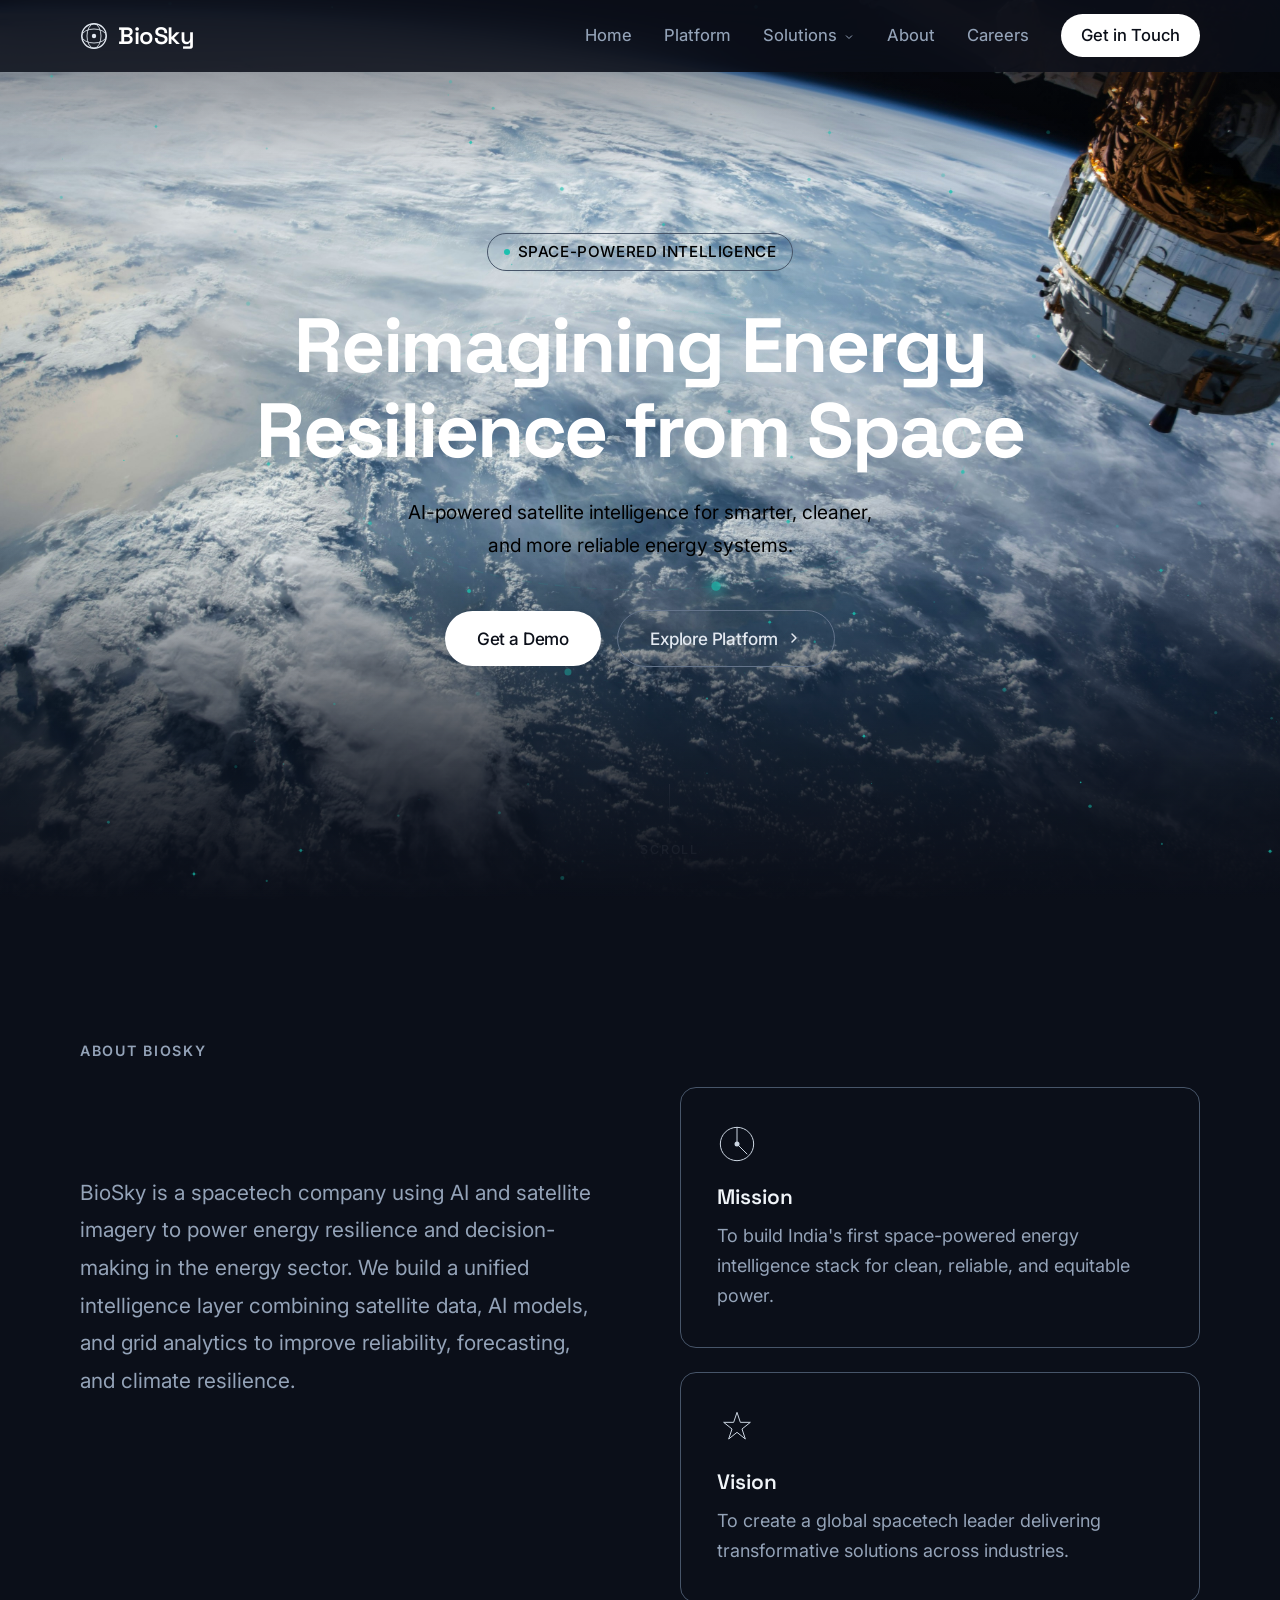
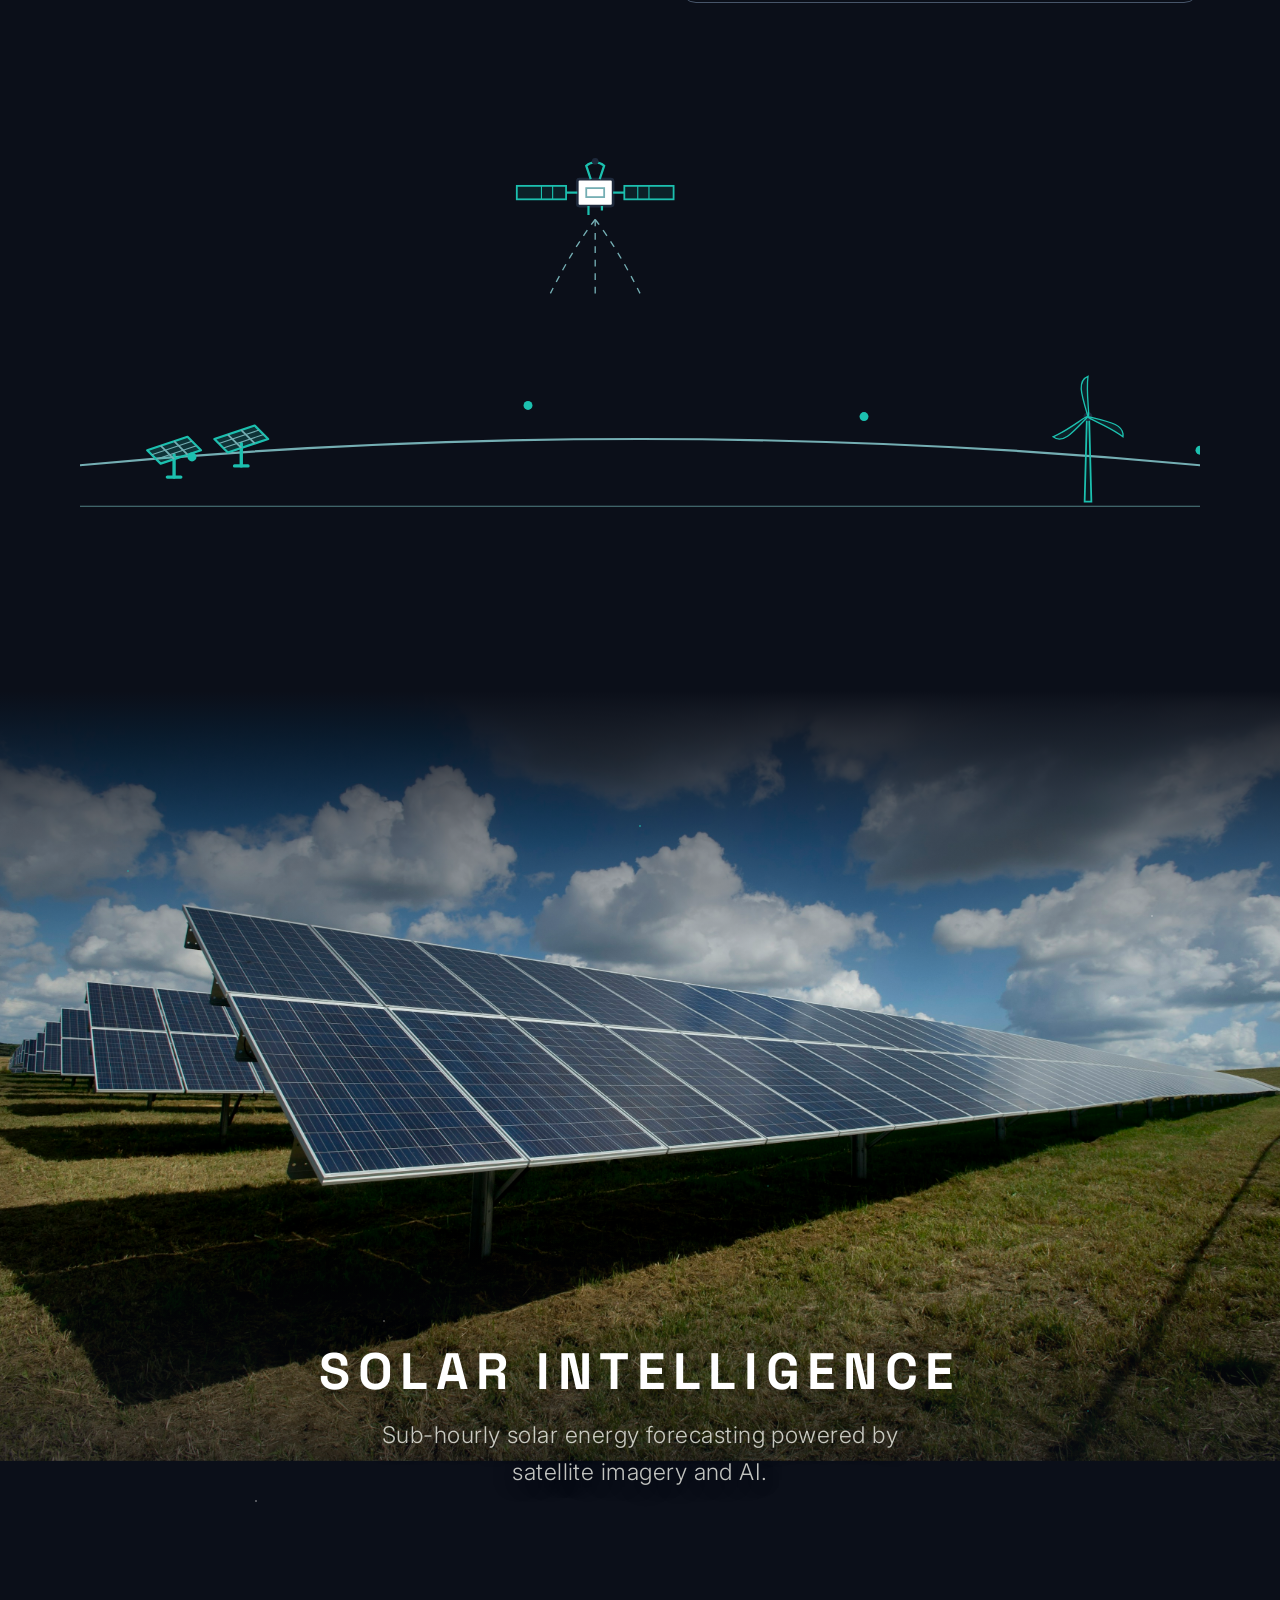
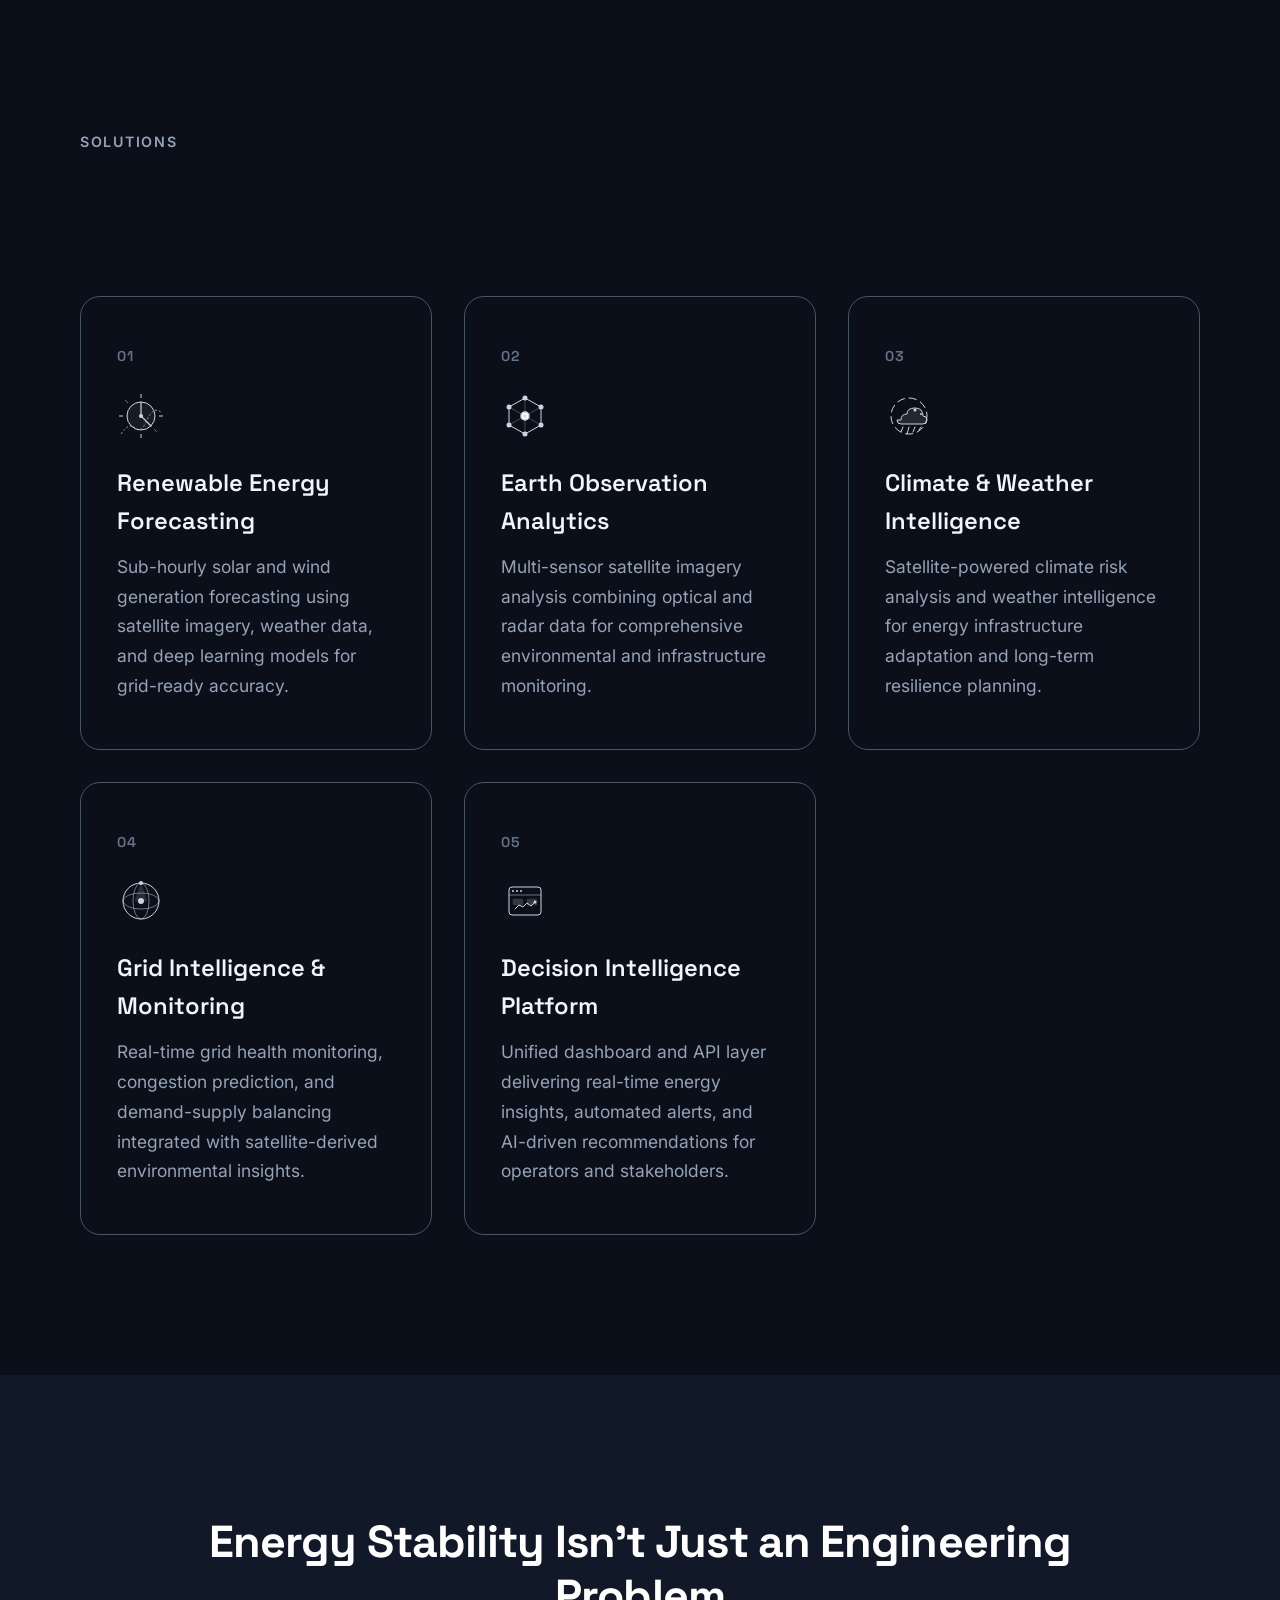
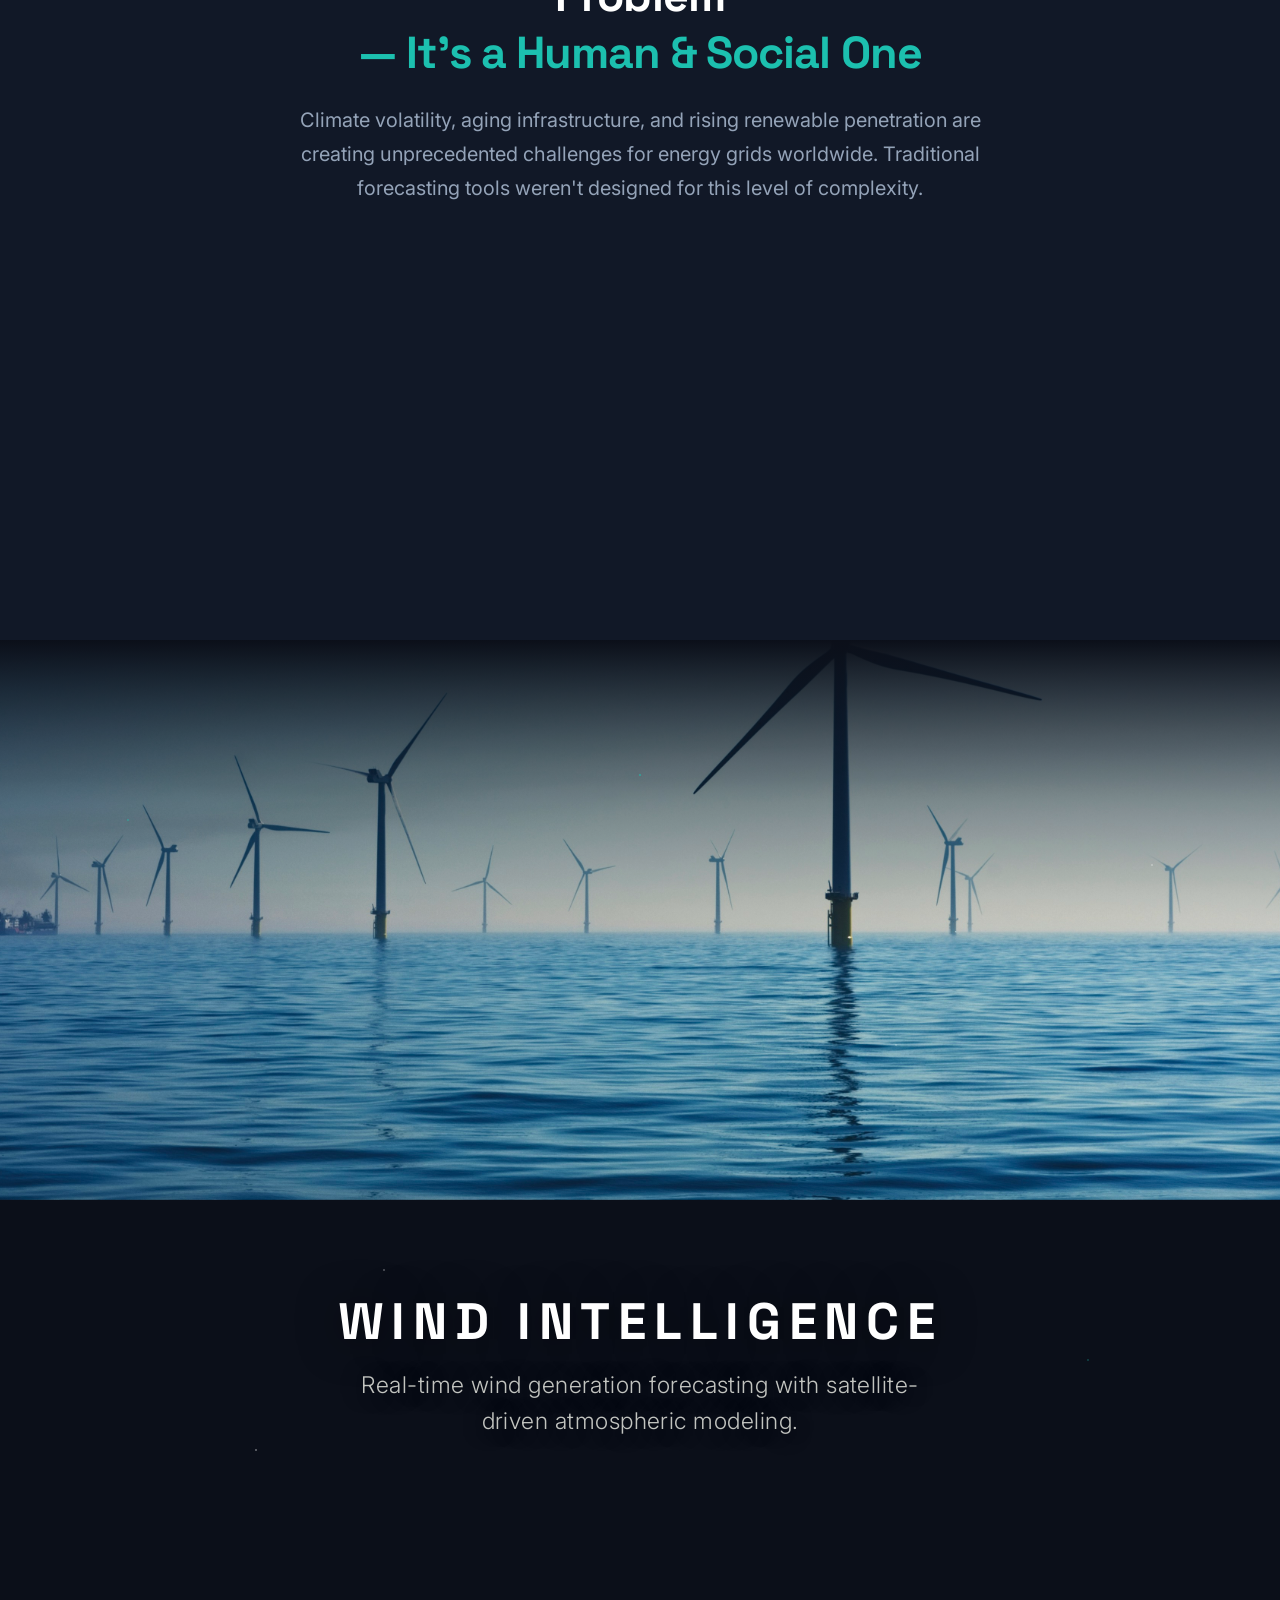
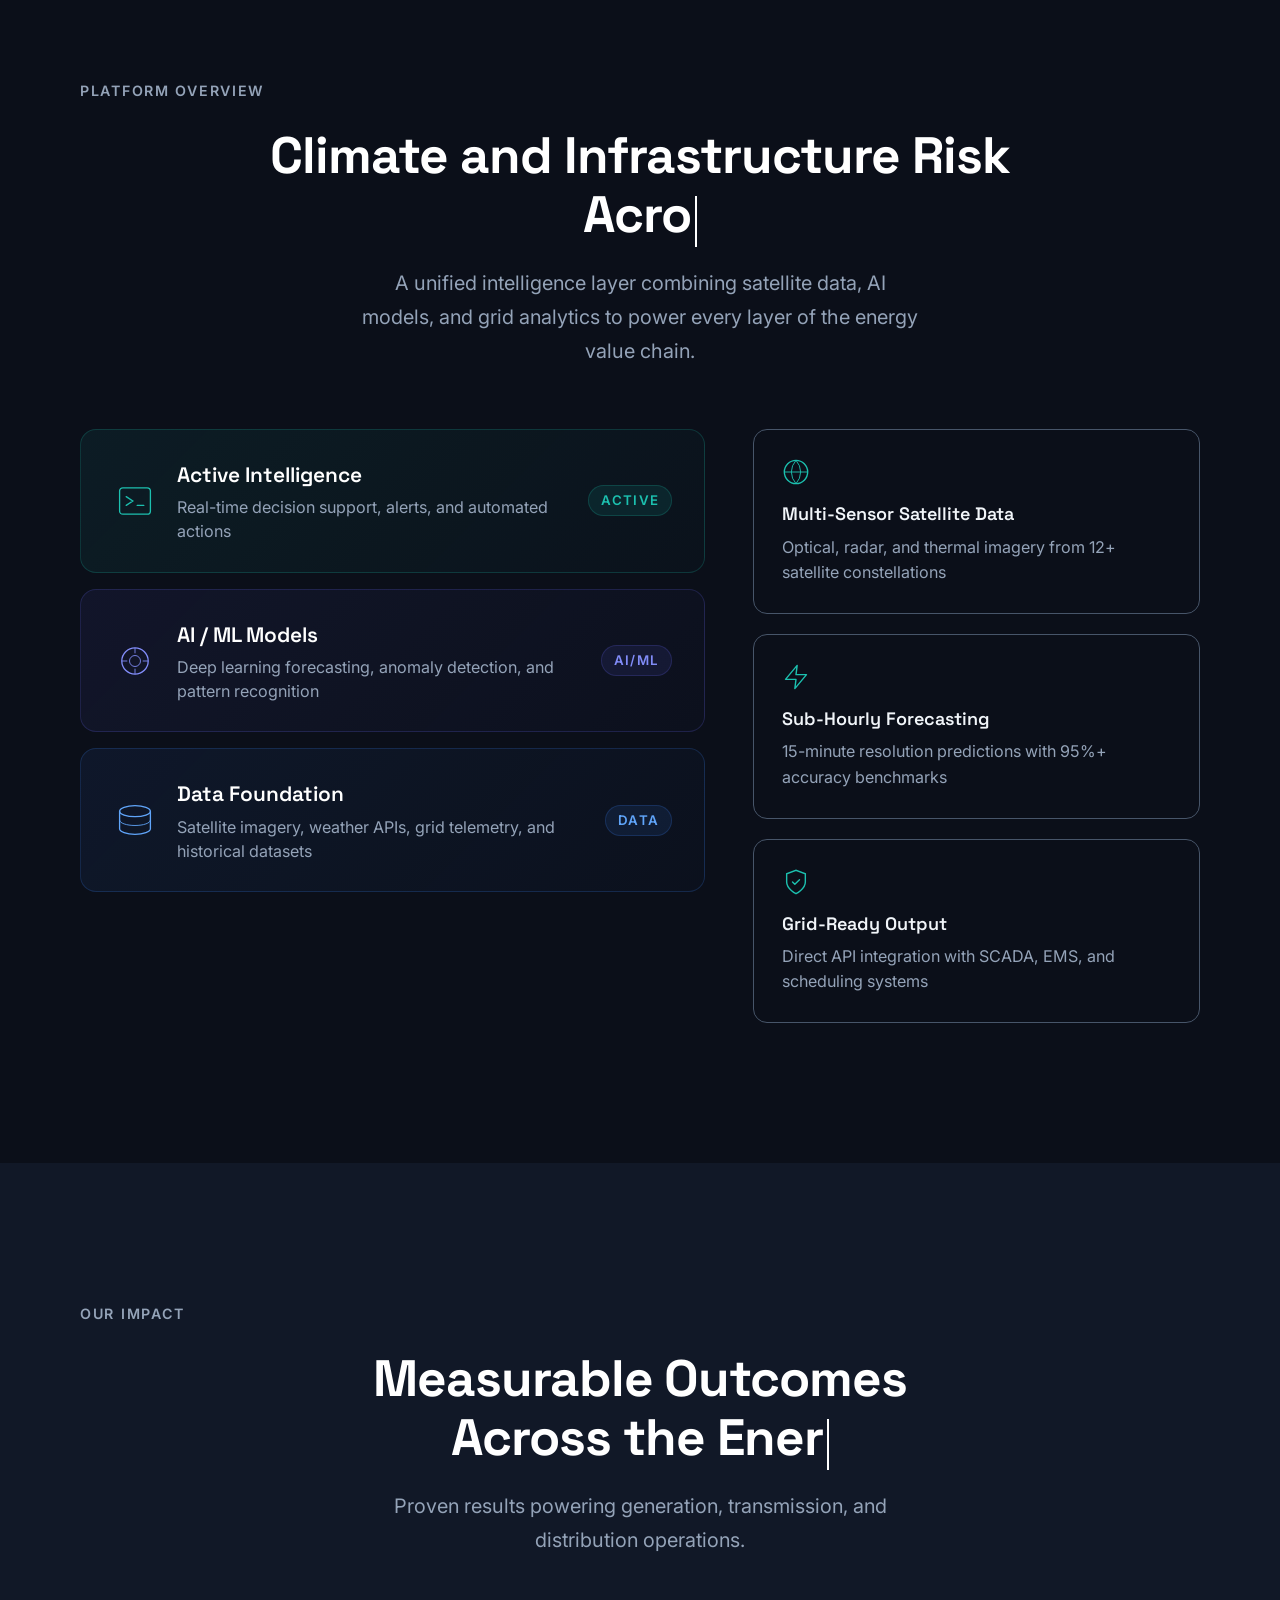
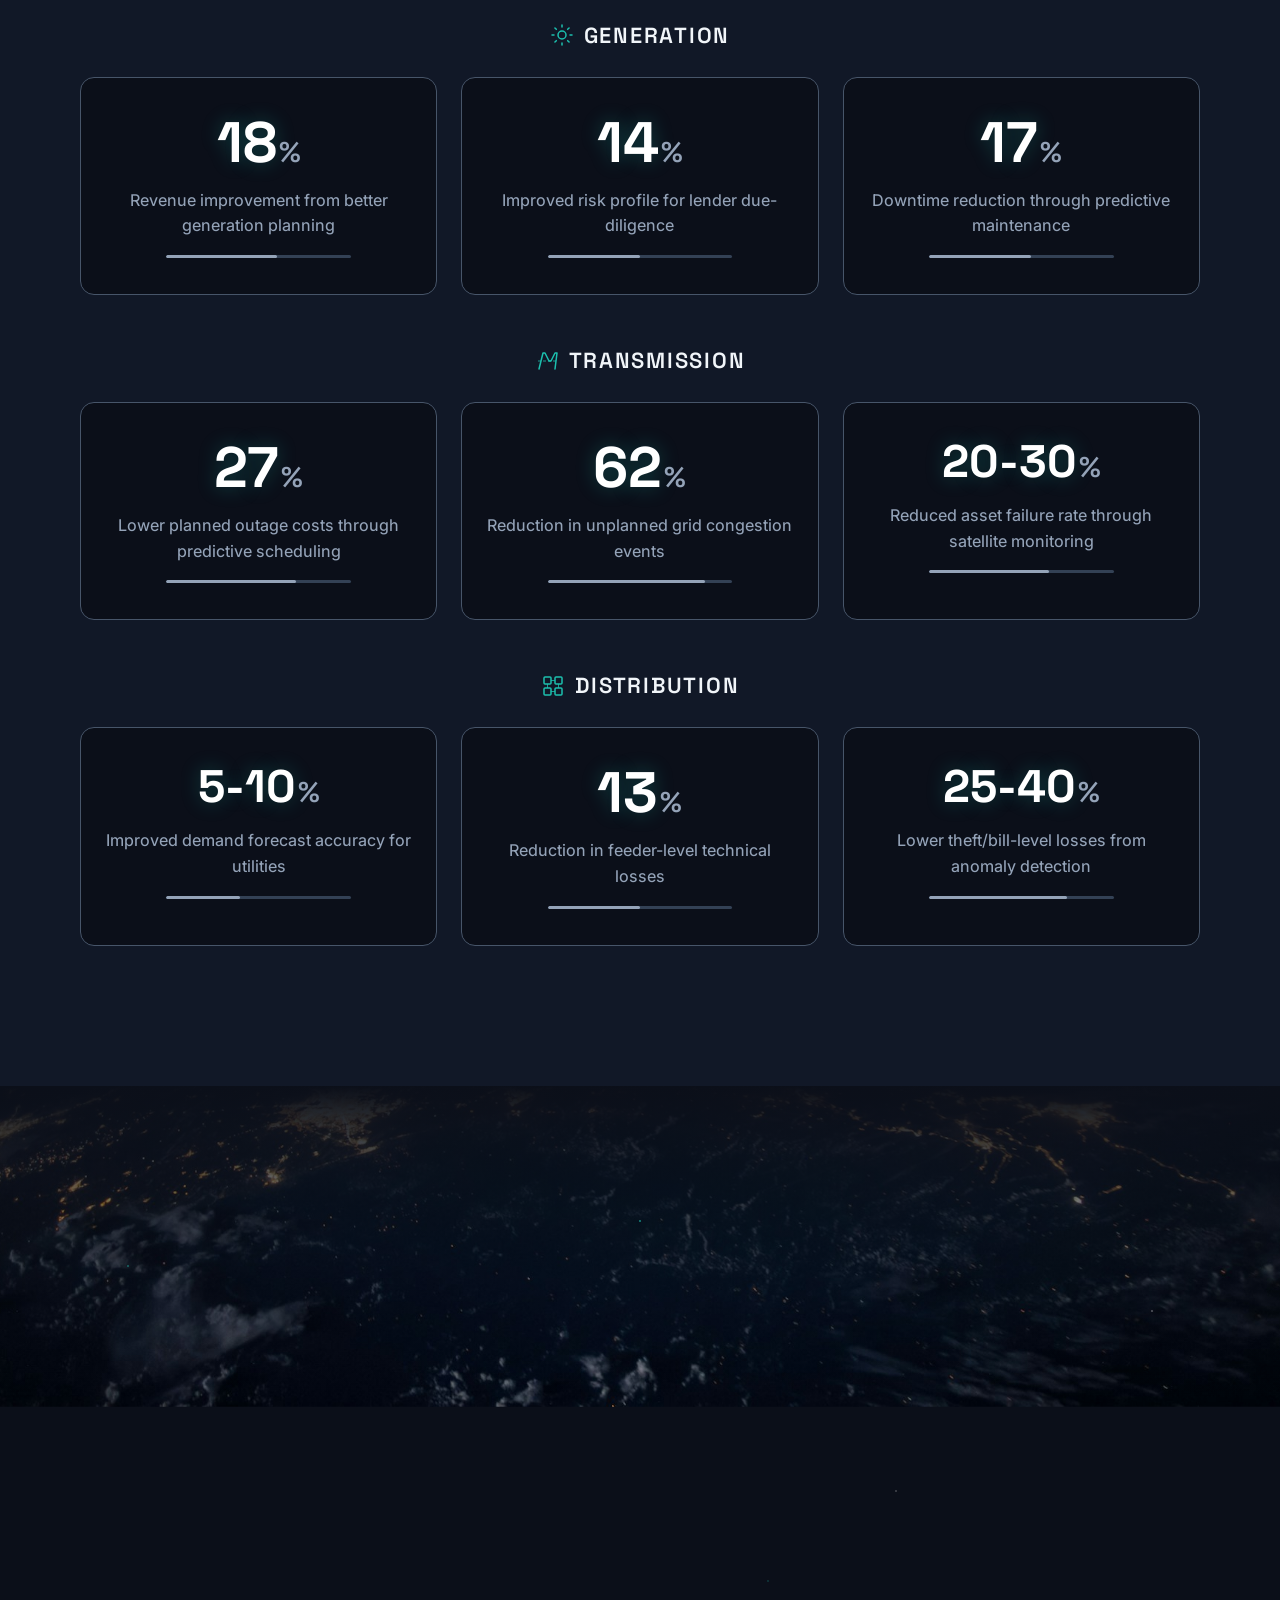
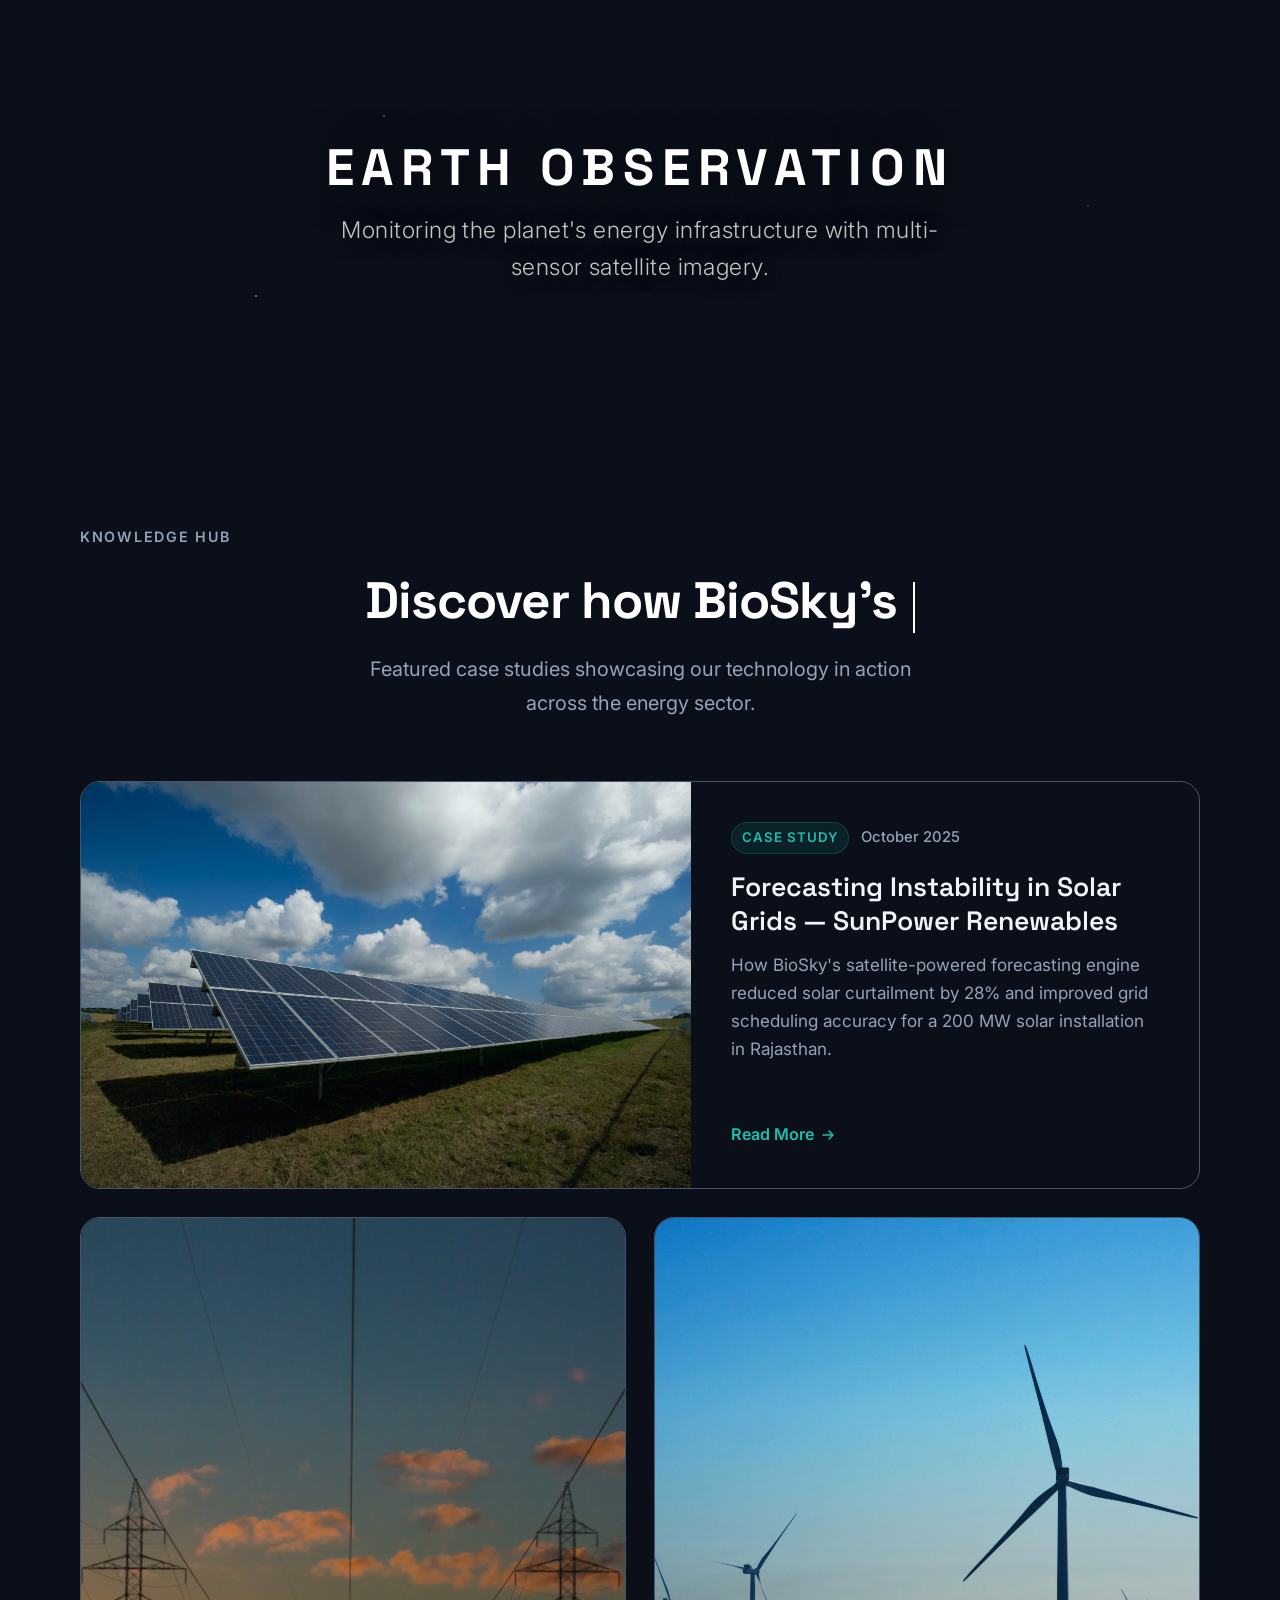
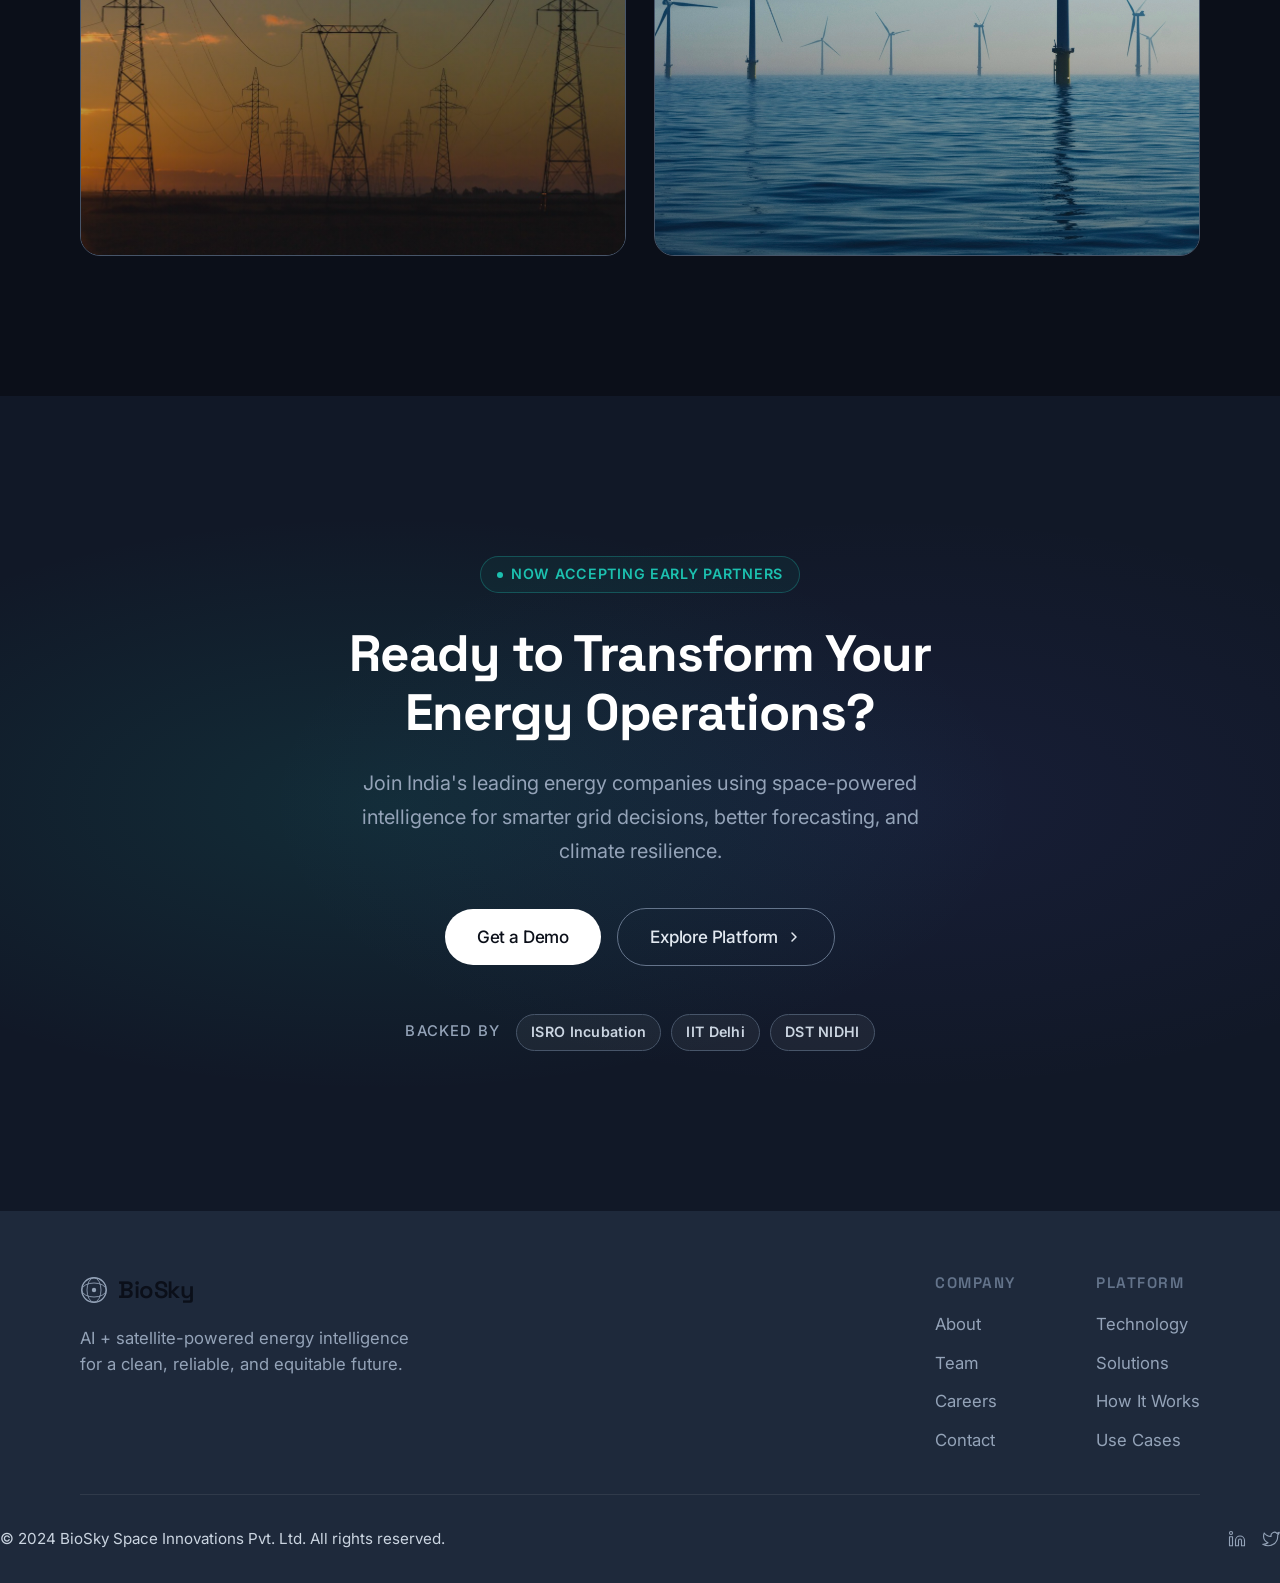
<file: index.html>
<html lang="en">
<head>
<meta charset="utf-8"/>
<meta content="width=device-width, initial-scale=1.0" name="viewport"/>
<title>BioSky — Space-Powered Energy Intelligence</title>

<meta content="spacetech, AI, satellite imagery, renewable energy forecasting, grid intelligence, climate analytics, decision intelligence" name="keywords"/>
<meta content="BioSky Space Innovations Pvt. Ltd." name="author"/>
<link href="https://fonts.googleapis.com" rel="preconnect"/>
<link crossorigin="" href="https://fonts.gstatic.com" rel="preconnect"/>
<link href="https://fonts.googleapis.com/css2?family=Inter:wght@300;400;500;600;700;800&amp;family=Space+Grotesk:wght@400;500;600;700&amp;display=swap" rel="stylesheet"/>
<link href="style.css" rel="stylesheet"/>
<meta content="BioSky Space Innovations builds a unified intelligence layer combining satellite data, AI models, and grid analytics for renewable energy forecasting, grid intelligence, and climate resilience." name="description"/><meta content="website" property="og:type"/><meta content="https://biosky.tech/" property="og:url"/><meta content="BioSky — Space-Powered Energy Intelligence" property="og:title"/><meta content="BioSky Space Innovations builds a unified intelligence layer combining satellite data, AI models, and grid analytics for renewable energy forecasting, grid intelligence, and climate resilience." property="og:description"/><meta content="https://biosky.tech/assets/satellite.jpg" property="og:image"/><meta content="summary_large_image" name="twitter:card"/><meta content="https://biosky.tech/" name="twitter:url"/><meta content="BioSky — Space-Powered Energy Intelligence" name="twitter:title"/><meta content="BioSky Space Innovations builds a unified intelligence layer combining satellite data, AI models, and grid analytics for renewable energy forecasting, grid intelligence, and climate resilience." name="twitter:description"/><meta content="https://biosky.tech/assets/satellite.jpg" name="twitter:image"/><link href="https://biosky.tech/" rel="canonical"/></head>
<body style="">
<!-- ===== NAVBAR ===== -->
<nav class="navbar" id="navbar">
<div class="nav-container">
<a class="nav-logo" href="index.html">
<svg class="logo-icon" fill="none" viewbox="0 0 32 32" xmlns="http://www.w3.org/2000/svg">
<circle cx="16" cy="16" r="14" stroke="currentColor" stroke-width="1.5"></circle>
<ellipse cx="16" cy="16" rx="8" ry="14" stroke="currentColor" stroke-width="1"></ellipse>
<ellipse cx="16" cy="16" rx="14" ry="8" stroke="currentColor" stroke-width="1"></ellipse>
<circle cx="16" cy="16" fill="currentColor" r="2.5"></circle>
</svg>
<span>BioSky</span>
</a>
<div class="nav-links" id="navLinks">
<a class="nav-link" href="index.html">Home</a>
<a class="nav-link" href="platform.html">Platform</a>
<div class="nav-dropdown">
<a class="nav-link" href="solutions.html">Solutions <svg fill="none" height="12" stroke="currentColor" stroke-width="2" style="vertical-align: middle; margin-left: 2px;" viewbox="0 0 24 24" width="12"><path d="M6 9l6 6 6-6"></path></svg></a>
<div class="nav-dropdown-content">
<a href="solar-forecasting.html">Solar Forecasting</a>
<a href="wind-forecasting.html">Wind Forecasting</a>
</div>
</div>
<a class="nav-link" href="about.html">About</a>
<a class="nav-link" href="careers.html">Careers</a>
<a class="nav-link nav-link-cta" href="about.html#contact">Get in Touch</a>
</div>
<button aria-label="Toggle navigation" class="nav-toggle" id="navToggle">
<span></span>
<span></span>
<span></span>
</button>
</div>
</nav>
<!-- ===== HERO ===== -->
<section class="hero hero-photo" id="hero">
<div class="hero-photo-bg" style="background-image: url('assets/satellite.jpg');"></div>
<div class="hero-photo-overlay"></div>
<!-- Animated Orbiting Satellite Ring -->
<div class="orbit-container">
<svg class="orbit-ring" fill="none" viewbox="0 0 600 600">
<!-- Orbit path -->
<ellipse class="orbit-path" cx="300" cy="300" rx="280" ry="120" stroke="rgba(28,192,175,0.15)" stroke-dasharray="8 6" stroke-width="1"></ellipse>
<!-- Orbiting satellite dot -->
<circle class="orbit-satellite" fill="#1CC0AF" r="4">
<animatemotion dur="12s" path="M300,300 m-280,0 a280,120 0 1,0 560,0 a280,120 0 1,0 -560,0" repeatcount="indefinite"></animatemotion>
</circle>
<!-- Glow trail -->
<circle class="orbit-glow" fill="rgba(28,192,175,0.3)" r="8">
<animatemotion dur="12s" path="M300,300 m-280,0 a280,120 0 1,0 560,0 a280,120 0 1,0 -560,0" repeatcount="indefinite"></animatemotion>
</circle>
<!-- Second orbit -->
<ellipse cx="300" cy="300" rx="200" ry="200" stroke="rgba(28,192,175,0.08)" stroke-dasharray="4 8" stroke-width="0.5" transform="rotate(60, 300, 300)"></ellipse>
<circle fill="rgba(28,192,175,0.6)" r="3">
<animatemotion dur="18s" path="M300,300 m-200,0 a200,200 0 1,0 400,0 a200,200 0 1,0 -400,0" repeatcount="indefinite"></animatemotion>
</circle>
</svg>
</div>
<!-- Scanning Radar Sweep -->
<div class="radar-sweep"></div>
<!-- Floating Particles canvas -->
<canvas height="844" id="heroParticles" width="390"></canvas>
<div class="hero-content">
<div class="hero-badge">
<span class="badge-dot"></span>
        Space-Powered Intelligence
      </div>
<h1 class="hero-title">
        Reimagining Energy<br/>Resilience from Space
      </h1>
<p class="hero-subtitle">
        AI-powered satellite intelligence for smarter, cleaner,<br class="hide-mobile"/>
        and more reliable energy systems.
      </p>
<div class="hero-cta">
<a class="btn btn-primary" href="#contact">Get a Demo</a>
<a class="btn btn-secondary" href="#platform">Explore Platform
          <svg fill="none" height="16" viewbox="0 0 16 16" width="16">
<path d="M6 12L10 8L6 4" stroke="currentColor" stroke-linecap="round" stroke-linejoin="round" stroke-width="1.5"></path>
</svg>
</a>
</div>
</div>
<div class="hero-scroll-indicator">
<div class="scroll-line"></div>
<span>Scroll</span>
</div>
</section>
<!-- ===== ABOUT ===== -->
<section class="section section-about" id="about">
<div class="container">
<div class="section-label">About BioSky</div>
<div class="about-grid">
<div class="about-text">
<h2 class="section-title typed" data-original-html="Building the intelligence layer&lt;br&gt;between space and energy.">Building the
            intelligence layer<br/>between space and energy.<span class="typewriter-cursor"></span></h2>
<p class="about-description">
            BioSky is a spacetech company using AI and satellite imagery to power energy resilience and
            decision-making in the energy sector. We build a unified intelligence layer combining satellite data,
            AI models, and grid analytics to improve reliability, forecasting, and climate resilience.
          </p>
</div>
<div class="about-cards">
<div class="mission-card reveal-item revealed">
<div class="mission-icon">
<svg fill="none" viewbox="0 0 48 48" xmlns="http://www.w3.org/2000/svg">
<circle cx="24" cy="24" r="20" stroke="currentColor" stroke-width="1.2"></circle>
<path d="M24 4V24L36 36" stroke="currentColor" stroke-linecap="round" stroke-width="1.2"></path>
<circle cx="24" cy="24" fill="currentColor" r="3"></circle>
</svg>
</div>
<h3>Mission</h3>
<p>To build India's first space-powered energy intelligence stack for clean, reliable, and equitable power.
            </p>
</div>
<div class="mission-card reveal-item revealed">
<div class="mission-icon">
<svg fill="none" viewbox="0 0 48 48" xmlns="http://www.w3.org/2000/svg">
<path d="M24 4L28 16H40L30 24L34 36L24 28L14 36L18 24L8 16H20L24 4Z" stroke="currentColor" stroke-linejoin="round" stroke-width="1.2"></path>
</svg>
</div>
<h3>Vision</h3>
<p>To create a global spacetech leader delivering transformative solutions across industries.</p>
</div>
</div>
</div>
<!-- Satellite illustration -->
<div class="about-illustration">
<svg class="about-svg" fill="none" viewbox="0 0 800 200" xmlns="http://www.w3.org/2000/svg">
<line stroke="#508083" stroke-width="0.5" x1="0" x2="800" y1="180" y2="180"></line>
<!-- Earth horizon curve -->
<path d="M0 180 Q400 120 800 180" fill="none" stroke="#74AEB3" stroke-width="1"></path>
<!-- Detailed Satellite -->
<g class="satellite-float" transform="translate(380, 40)">
<!-- Solar Array Left -->
<rect fill="rgba(28, 192, 175, 0.1)" height="6" stroke="#1CC0AF" stroke-width="0.8" width="22" x="-35" y="-3"></rect>
<line stroke="#1CC0AF" stroke-width="0.5" x1="-24" x2="-24" y1="-3" y2="3"></line>
<line stroke="#1CC0AF" stroke-width="0.5" x1="-19" x2="-19" y1="-3" y2="3"></line>
<!-- Solar Array Right -->
<rect fill="rgba(28, 192, 175, 0.1)" height="6" stroke="#1CC0AF" stroke-width="0.8" width="22" x="13" y="-3"></rect>
<line stroke="#1CC0AF" stroke-width="0.5" x1="19" x2="19" y1="-3" y2="3"></line>
<line stroke="#1CC0AF" stroke-width="0.5" x1="24" x2="24" y1="-3" y2="3"></line>
<!-- Core Body -->
<rect fill="#ffffff" height="12" rx="1" stroke="#1E293B" stroke-width="1.2" width="16" x="-8" y="-6"></rect>
<rect height="4" stroke="#74AEB3" stroke-width="0.8" width="8" x="-4" y="-2"></rect>
<line stroke="#1CC0AF" stroke-width="1" x1="-13" x2="-8" y1="0" y2="0"></line>
<line stroke="#1CC0AF" stroke-width="1" x1="8" x2="13" y1="0" y2="0"></line>
<!-- Antenna / Dish -->
<path d="M-2 -6 L-4 -12 A6 6 0 0 1 4 -12 L2 -6" fill="none" stroke="#1CC0AF" stroke-width="1"></path>
<circle cx="0" cy="-14" fill="#1E293B" r="1.5"></circle>
<!-- Sensors -->
<path d="M-3 6 L-3 10 M3 6 L3 8" stroke="#1CC0AF" stroke-width="1"></path>
<!-- Signal waves -->
<path d="M0 12 Q-10 25 -20 45" fill="none" stroke="#74AEB3" stroke-dasharray="3 3" stroke-width="0.6">
</path>
<path d="M0 12 Q10 25 20 45" fill="none" stroke="#74AEB3" stroke-dasharray="3 3" stroke-width="0.6"></path>
<path d="M0 12 L0 45" fill="none" stroke="#74AEB3" stroke-dasharray="3 3" stroke-width="0.6"></path>
</g>
<!-- Data points on curve -->
<circle cx="200" cy="158" fill="#1CC0AF" r="2"></circle>
<circle cx="350" cy="135" fill="#1CC0AF" r="2"></circle>
<circle cx="500" cy="140" fill="#1CC0AF" r="2"></circle>
<circle cx="650" cy="155" fill="#1CC0AF" r="2"></circle>
<!-- Improved Isometric Solar panels on ground -->
<g transform="translate(180, 155)">
<!-- Left Panel Array -->
<g transform="translate(0, 0)">
<line stroke="#1CC0AF" stroke-linecap="round" stroke-width="1.5" x1="12" x2="12" y1="2" y2="12"></line>
<line stroke="#1CC0AF" stroke-linecap="round" stroke-width="1.5" x1="9" x2="15" y1="12" y2="12"></line>
<path d="M 0 0 L 18 -6 L 24 0 L 6 6 Z" fill="rgba(28,192,175,0.2)" stroke="#1CC0AF" stroke-linejoin="round" stroke-width="1"></path>
<line stroke="#74AEB3" stroke-width="0.5" x1="2" x2="20" y1="2" y2="-4"></line>
<line stroke="#74AEB3" stroke-width="0.5" x1="4" x2="22" y1="4" y2="-2"></line>
<line stroke="#74AEB3" stroke-width="0.8" x1="6" x2="12" y1="-2" y2="4"></line>
<line stroke="#74AEB3" stroke-width="0.8" x1="12" x2="18" y1="-4" y2="2"></line>
</g>
<!-- Right Panel Array -->
<g transform="translate(30, -5)">
<line stroke="#1CC0AF" stroke-linecap="round" stroke-width="1.5" x1="12" x2="12" y1="2" y2="12"></line>
<line stroke="#1CC0AF" stroke-linecap="round" stroke-width="1.5" x1="9" x2="15" y1="12" y2="12"></line>
<path d="M 0 0 L 18 -6 L 24 0 L 6 6 Z" fill="rgba(28,192,175,0.2)" stroke="#1CC0AF" stroke-linejoin="round" stroke-width="1"></path>
<line stroke="#74AEB3" stroke-width="0.5" x1="2" x2="20" y1="2" y2="-4"></line>
<line stroke="#74AEB3" stroke-width="0.5" x1="4" x2="22" y1="4" y2="-2"></line>
<line stroke="#74AEB3" stroke-width="0.8" x1="6" x2="12" y1="-2" y2="4"></line>
<line stroke="#74AEB3" stroke-width="0.8" x1="12" x2="18" y1="-4" y2="2"></line>
</g>
</g>
<!-- Detailed Wind turbine -->
<g transform="translate(600, 140)">
<path d="M-1.5 38 L1.5 38 L0.5 0 L-0.5 0 Z" fill="rgba(28, 192, 175, 0.05)" stroke="#1CC0AF" stroke-width="0.8"></path>
<circle cx="0" cy="0" fill="#1E293B" r="2"></circle>
<path d="M0 0 C -3 -10, -5 -16, 0 -18 C -1 -10, 1 0, 0 0 Z" fill="rgba(28, 192, 175, 0.1)" stroke="#1CC0AF" stroke-width="0.6" transform="rotate(0)"></path>
<path d="M0 0 C -3 -10, -5 -16, 0 -18 C -1 -10, 1 0, 0 0 Z" fill="rgba(28, 192, 175, 0.1)" stroke="#1CC0AF" stroke-width="0.6" transform="rotate(120)"></path>
<path d="M0 0 C -3 -10, -5 -16, 0 -18 C -1 -10, 1 0, 0 0 Z" fill="rgba(28, 192, 175, 0.1)" stroke="#1CC0AF" stroke-width="0.6" transform="rotate(240)"></path>
</g>
</svg>
</div>
</div>
</section>
<!-- ===== PHOTO BREAK: SOLAR FARM ===== -->
<section class="photo-break">
<div class="photo-break-bg" style='background-image: url("assets/solar_farm.jpg"); transform: translateY(-168.525px) scale(1.05);'>
</div>
<div class="photo-break-overlay"></div>
<div class="photo-break-content">
<h2 class="photo-break-title">SOLAR INTELLIGENCE</h2>
<p class="photo-break-subtitle">Sub-hourly solar energy forecasting powered by satellite imagery and AI.</p>
</div>
</section>
<!-- ===== SOLUTIONS ===== -->
<section class="section section-solutions" id="solutions">
<div class="container">
<div class="section-label">Solutions</div>
<h2 class="section-title typed" data-original-html="Intelligence for every layer&lt;br&gt;of the energy ecosystem.">Intelligence for every
        layer<br/>of the energy ecosystem.<span class="typewriter-cursor"></span></h2>
<div class="solutions-grid">
<div class="solution-card reveal-item revealed">
<div class="solution-number">01</div>
<div class="solution-icon">
<svg fill="none" viewbox="0 0 48 48">
<!-- Detailed Solution 1: Forecasting -->
<circle cx="24" cy="24" fill="rgba(255,255,255,0.05)" r="14" stroke="currentColor" stroke-width="1">
</circle>
<path d="M24 10 V24 L34 34" stroke="currentColor" stroke-linecap="round" stroke-width="1.2"></path>
<circle cx="24" cy="24" fill="currentColor" r="2"></circle>
<!-- Dynamic Rays -->
<line stroke="currentColor" stroke-width="1" x1="24" x2="24" y1="2" y2="6"></line>
<line stroke="currentColor" stroke-width="1" x1="24" x2="24" y1="42" y2="46"></line>
<line stroke="currentColor" stroke-width="1" x1="2" x2="6" y1="24" y2="24"></line>
<line stroke="currentColor" stroke-width="1" x1="42" x2="46" y1="24" y2="24"></line>
<line stroke="currentColor" stroke-width="0.5" x1="8" x2="11" y1="8" y2="11"></line>
<line stroke="currentColor" stroke-width="0.5" x1="40" x2="37" y1="40" y2="37"></line>
<!-- Forecast Graph -->
<path d="M4 42 Q12 30 18 36 Q24 42 30 28 Q36 14 44 20" fill="none" opacity="0.7" stroke="currentColor" stroke-dasharray="2 2" stroke-width="1"></path>
</svg>
</div>
<h3>Renewable Energy Forecasting</h3>
<p>Sub-hourly solar and wind generation forecasting using satellite imagery, weather data, and
            deep learning models for grid-ready accuracy.</p>
</div>
<div class="solution-card reveal-item revealed">
<div class="solution-number">02</div>
<div class="solution-icon">
<svg fill="none" viewbox="0 0 48 48">
<!-- Detailed Solution 2: Grid Intelligence -->
<!-- Hexagon Structure -->
<path d="M24 6 L40 15 L40 33 L24 42 L8 33 L8 15 Z" fill="none" stroke="currentColor" stroke-width="1">
</path>
<path d="M24 6 L24 24 M40 15 L24 24 M40 33 L24 24 M24 42 L24 24 M8 33 L24 24 M8 15 L24 24" opacity="0.6" stroke="currentColor" stroke-width="0.5"></path>
<!-- Nodes -->
<circle cx="24" cy="6" fill="currentColor" r="2.5"></circle>
<circle cx="40" cy="15" fill="currentColor" r="2.5"></circle>
<circle cx="40" cy="33" fill="currentColor" r="2.5"></circle>
<circle cx="24" cy="42" fill="currentColor" r="2.5"></circle>
<circle cx="8" cy="33" fill="currentColor" r="2.5"></circle>
<circle cx="8" cy="15" fill="currentColor" r="2.5"></circle>
<circle cx="24" cy="24" fill="#ffffff" r="4" stroke="currentColor" stroke-width="1.5"></circle>
<circle cx="24" cy="24" fill="currentColor" r="1.5"></circle>
</svg>
</div>
<h3>Earth Observation Analytics</h3>
<p>Multi-sensor satellite imagery analysis combining optical and radar data for
            comprehensive environmental and infrastructure monitoring.</p>
</div>
<div class="solution-card reveal-item revealed">
<div class="solution-number">03</div>
<div class="solution-icon">
<svg fill="none" viewbox="0 0 48 48">
<!-- Detailed Solution 3: Climate Analytics -->
<!-- Abstract Earth/Weather -->
<circle cx="24" cy="24" fill="none" r="18" stroke="currentColor" stroke-dasharray="8 4" stroke-width="1">
</circle>
<!-- Cloud -->
<path d="M16 28 Q16 22 22 22 Q22 16 30 16 Q38 16 38 24 Q42 24 42 28 Q42 32 38 32 H16 Q12 32 12 28 Z" fill="rgba(255,255,255,0.1)" stroke="currentColor" stroke-width="1"></path>
<!-- Precipitation / Data -->
<line stroke="currentColor" stroke-linecap="round" stroke-width="1" x1="18" x2="16" y1="35" y2="40">
</line>
<line stroke="currentColor" stroke-linecap="round" stroke-width="1" x1="24" x2="22" y1="35" y2="42">
</line>
<line stroke="currentColor" stroke-linecap="round" stroke-width="1" x1="30" x2="28" y1="35" y2="40">
</line>
<line stroke="currentColor" stroke-linecap="round" stroke-width="1" x1="36" x2="34" y1="35" y2="38">
</line>
<!-- Data nodes -->
<circle cx="30" cy="18" fill="currentColor" r="1.5"></circle>
<circle cx="36" cy="22" fill="currentColor" r="1"></circle>
</svg>
</div>
<h3>Climate &amp; Weather Intelligence</h3>
<p>Satellite-powered climate risk analysis and weather intelligence for energy infrastructure
            adaptation and long-term resilience planning.</p>
</div>
<div class="solution-card reveal-item revealed">
<div class="solution-number">04</div>
<div class="solution-icon">
<svg fill="none" viewbox="0 0 48 48">
<!-- Detailed Solution 4: Earth Observation -->
<circle cx="24" cy="24" fill="none" r="18" stroke="currentColor" stroke-width="1"></circle>
<ellipse cx="24" cy="24" fill="none" rx="18" ry="8" stroke="currentColor" stroke-width="0.5"></ellipse>
<ellipse cx="24" cy="24" fill="none" rx="8" ry="18" stroke="currentColor" stroke-width="0.5"></ellipse>
<!-- Scan beam -->
<path d="M24 6 L18 24 L30 24 Z" fill="currentColor" opacity="0.15" stroke="currentColor" stroke-width="0.5"></path>
<circle cx="24" cy="24" fill="currentColor" r="3"></circle>
<circle cx="24" cy="6" fill="currentColor" r="2"></circle>
</svg>
</div>
<h3>Grid Intelligence &amp; Monitoring</h3>
<p>Real-time grid health monitoring, congestion prediction, and demand-supply balancing integrated
            with satellite-derived environmental insights.</p>
</div>
<div class="solution-card reveal-item revealed">
<div class="solution-number">05</div>
<div class="solution-icon">
<svg fill="none" viewbox="0 0 48 48">
<!-- Detailed Solution 5: Decision Intelligence Platform -->
<rect fill="none" height="28" rx="3" stroke="currentColor" stroke-width="1" width="32" x="8" y="10"></rect>
<line stroke="currentColor" stroke-width="0.5" x1="8" x2="40" y1="18" y2="18"></line>
<!-- Dashboard elements -->
<rect fill="currentColor" height="6" opacity="0.2" rx="1" stroke="currentColor" stroke-width="0.5" width="10" x="12" y="22"></rect>
<rect fill="currentColor" height="6" opacity="0.2" rx="1" stroke="currentColor" stroke-width="0.5" width="10" x="26" y="22"></rect>
<path d="M14 32 L18 28 L22 30 L26 26 L30 29 L34 25" fill="none" stroke="currentColor" stroke-linecap="round" stroke-width="1"></path>
<circle cx="34" cy="25" fill="currentColor" r="1.5"></circle>
<!-- Status dots -->
<circle cx="12" cy="14" fill="currentColor" r="1"></circle>
<circle cx="16" cy="14" fill="currentColor" r="1"></circle>
<circle cx="20" cy="14" fill="currentColor" r="1"></circle>
</svg>
</div>
<h3>Decision Intelligence Platform</h3>
<p>Unified dashboard and API layer delivering real-time energy insights, automated alerts,
            and AI-driven recommendations for operators and stakeholders.</p>
</div>
</div>
</div>
</section>
<!-- ===== PROBLEM STATEMENT ===== -->
<section class="section section-problem" id="problem">
<div class="container">
<div class="problem-content">
<h2 class="problem-title">Energy Stability Isn't Just an Engineering Problem<br/><span class="problem-highlight">— It's a Human &amp; Social One</span></h2>
<p class="problem-desc">
          Climate volatility, aging infrastructure, and rising renewable penetration are creating unprecedented challenges for energy grids worldwide. Traditional forecasting tools weren't designed for this level of complexity.
        </p>
<div class="problem-stats-row">
<div class="problem-stat reveal-item">
<div class="problem-stat-icon">
<svg fill="none" viewbox="0 0 32 32"><path d="M16 2L20 12H30L22 18L25 28L16 22L7 28L10 18L2 12H12L16 2Z" fill="rgba(28,192,175,0.1)" stroke="currentColor" stroke-width="1.2"></path></svg>
</div>
<span class="problem-stat-value">1.4 Billion</span>
<span class="problem-stat-label">People lack reliable electricity access globally</span>
</div>
<div class="problem-stat reveal-item">
<div class="problem-stat-icon">
<svg fill="none" viewbox="0 0 32 32"><circle cx="16" cy="16" r="12" stroke="currentColor" stroke-width="1.2"></circle><path d="M16 4v24M4 16h24" opacity="0.4" stroke="currentColor" stroke-width="0.8"></path><path d="M8 12L14 16L10 22L18 18L24 24" fill="none" stroke="currentColor" stroke-linecap="round" stroke-width="1.2"></path></svg>
</div>
<span class="problem-stat-value">$150B+</span>
<span class="problem-stat-label">Annual losses from grid failures and outages</span>
</div>
<div class="problem-stat reveal-item">
<div class="problem-stat-icon">
<svg fill="none" viewbox="0 0 32 32"><path d="M6 26L6 10L12 10L12 26M20 26L20 6L26 6L26 26" stroke="currentColor" stroke-width="1.2"></path><line stroke="currentColor" stroke-dasharray="2 2" stroke-width="0.8" x1="12" x2="20" y1="14" y2="14"></line></svg>
</div>
<span class="problem-stat-value">30–40%</span>
<span class="problem-stat-label">Renewable curtailment due to poor forecasting</span>
</div>
</div>
</div>
</div>
</section>
<!-- ===== PHOTO BREAK: WIND FARM ===== -->
<section class="photo-break">
<div class="photo-break-bg" style="background-image: url('assets/wind_farm.jpg');"></div>
<div class="photo-break-overlay"></div>
<div class="photo-break-content">
<h2 class="photo-break-title">WIND INTELLIGENCE</h2>
<p class="photo-break-subtitle">Real-time wind generation forecasting with satellite-driven atmospheric modeling.</p>
</div>
</section>
<!-- ===== ENERGY STACK ===== -->
<section class="section section-stack" id="stack">
<div class="container">
<div class="section-label">Platform Overview</div>
<h2 class="section-title center">Climate and Infrastructure Risk<br/>Across Energy Ecosystem</h2>
<p class="section-desc center">A unified intelligence layer combining satellite data, AI models, and grid analytics to power every layer of the energy value chain.</p>
<div class="stack-visual">
<div class="stack-diagram">
<!-- Stack layers -->
<div class="stack-layer stack-layer-active reveal-item">
<div class="stack-layer-glow"></div>
<div class="stack-layer-content">
<div class="stack-layer-icon">
<svg fill="none" viewbox="0 0 40 40"><rect height="24" rx="3" stroke="currentColor" stroke-width="1.2" width="28" x="6" y="8"></rect><path d="M12 16L18 20L12 24M22 24H28" stroke="currentColor" stroke-linecap="round" stroke-width="1.2"></path></svg>
</div>
<div class="stack-layer-text">
<h4>Active Intelligence</h4>
<p>Real-time decision support, alerts, and automated actions</p>
</div>
<span class="stack-layer-tag">Active</span>
</div>
</div>
<div class="stack-layer stack-layer-ai reveal-item">
<div class="stack-layer-glow"></div>
<div class="stack-layer-content">
<div class="stack-layer-icon">
<svg fill="none" viewbox="0 0 40 40"><circle cx="20" cy="20" r="12" stroke="currentColor" stroke-width="1.2"></circle><circle cx="20" cy="20" r="5" stroke="currentColor" stroke-width="0.8"></circle><path d="M20 8v5M20 27v5M8 20h5M27 20h5" stroke="currentColor" stroke-width="0.8"></path></svg>
</div>
<div class="stack-layer-text">
<h4>AI / ML Models</h4>
<p>Deep learning forecasting, anomaly detection, and pattern recognition</p>
</div>
<span class="stack-layer-tag">AI/ML</span>
</div>
</div>
<div class="stack-layer stack-layer-data reveal-item">
<div class="stack-layer-glow"></div>
<div class="stack-layer-content">
<div class="stack-layer-icon">
<svg fill="none" viewbox="0 0 40 40"><ellipse cx="20" cy="12" rx="14" ry="5" stroke="currentColor" stroke-width="1.2"></ellipse><path d="M6 12v16c0 2.8 6.3 5 14 5s14-2.2 14-5V12" stroke="currentColor" stroke-width="1.2"></path><path d="M6 20c0 2.8 6.3 5 14 5s14-2.2 14-5" stroke="currentColor" stroke-width="0.8"></path></svg>
</div>
<div class="stack-layer-text">
<h4>Data Foundation</h4>
<p>Satellite imagery, weather APIs, grid telemetry, and historical datasets</p>
</div>
<span class="stack-layer-tag">Data</span>
</div>
</div>
</div>
<div class="stack-side-info">
<div class="stack-info-card reveal-item">
<div class="stack-info-icon">
<svg fill="none" viewbox="0 0 24 24"><circle cx="12" cy="12" r="10" stroke="currentColor" stroke-width="1.2"></circle><path d="M12 2a15.3 15.3 0 014 10 15.3 15.3 0 01-4 10 15.3 15.3 0 01-4-10 15.3 15.3 0 014-10z" stroke="currentColor" stroke-width="0.8"></path><line stroke="currentColor" stroke-width="0.8" x1="2" x2="22" y1="12" y2="12"></line></svg>
</div>
<h5>Multi-Sensor Satellite Data</h5>
<p>Optical, radar, and thermal imagery from 12+ satellite constellations</p>
</div>
<div class="stack-info-card reveal-item">
<div class="stack-info-icon">
<svg fill="none" viewbox="0 0 24 24"><path d="M13 2L3 14h9l-1 8 10-12h-9l1-8z" stroke="currentColor" stroke-linecap="round" stroke-linejoin="round" stroke-width="1.2"></path></svg>
</div>
<h5>Sub-Hourly Forecasting</h5>
<p>15-minute resolution predictions with 95%+ accuracy benchmarks</p>
</div>
<div class="stack-info-card reveal-item">
<div class="stack-info-icon">
<svg fill="none" viewbox="0 0 24 24"><path d="M12 22s8-4 8-10V5l-8-3-8 3v7c0 6 8 10 8 10z" stroke="currentColor" stroke-width="1.2"></path><path d="M9 12l2 2 4-4" stroke="currentColor" stroke-linecap="round" stroke-linejoin="round" stroke-width="1.2"></path></svg>
</div>
<h5>Grid-Ready Output</h5>
<p>Direct API integration with SCADA, EMS, and scheduling systems</p>
</div>
</div>
</div>
</div>
</section>
<!-- ===== OUR IMPACT ===== -->
<section class="section section-our-impact" id="our-impact">
<div class="container">
<div class="section-label">Our Impact</div>
<h2 class="section-title center">Measurable Outcomes<br/>Across the Energy Value Chain</h2>
<p class="section-desc center">Proven results powering generation, transmission, and distribution operations.</p>
<!-- GENERATION -->
<div class="impact-category reveal-item">
<h3 class="impact-category-title">
<svg fill="none" height="24" viewbox="0 0 24 24" width="24"><circle cx="12" cy="12" r="4" stroke="currentColor" stroke-width="1.5"></circle><path d="M12 2v2M12 20v2M2 12h2M20 12h2M4.93 4.93l1.41 1.41M17.66 17.66l1.41 1.41M4.93 19.07l1.41-1.41M17.66 6.34l1.41-1.41" stroke="currentColor" stroke-linecap="round" stroke-width="1.5"></path></svg>
          Generation
        </h3>
<div class="impact-metrics-row">
<div class="impact-metric-card">
<span class="metric-value" data-target="20">0</span><span class="metric-suffix">%</span>
<p class="metric-label">Revenue improvement from better generation planning</p>
<div class="metric-bar"><div class="metric-fill" style="--fill: 60%"></div></div>
</div>
<div class="impact-metric-card">
<span class="metric-value" data-target="15">0</span><span class="metric-suffix">%</span>
<p class="metric-label">Improved risk profile for lender due-diligence</p>
<div class="metric-bar"><div class="metric-fill" style="--fill: 50%"></div></div>
</div>
<div class="impact-metric-card">
<span class="metric-value" data-target="18">0</span><span class="metric-suffix">%</span>
<p class="metric-label">Downtime reduction through predictive maintenance</p>
<div class="metric-bar"><div class="metric-fill" style="--fill: 55%"></div></div>
</div>
</div>
</div>
<!-- TRANSMISSION -->
<div class="impact-category reveal-item">
<h3 class="impact-category-title">
<svg fill="none" height="24" viewbox="0 0 24 24" width="24"><path d="M4 20L8 4h2l4 8h2l4-8h2l-2 16" stroke="currentColor" stroke-linecap="round" stroke-linejoin="round" stroke-width="1.5"></path><line stroke="currentColor" stroke-dasharray="3 2" stroke-width="0.8" x1="3" x2="21" y1="12" y2="12"></line></svg>
          Transmission
        </h3>
<div class="impact-metrics-row">
<div class="impact-metric-card">
<span class="metric-value" data-target="30">0</span><span class="metric-suffix">%</span>
<p class="metric-label">Lower planned outage costs through predictive scheduling</p>
<div class="metric-bar"><div class="metric-fill" style="--fill: 70%"></div></div>
</div>
<div class="impact-metric-card">
<span class="metric-value" data-target="70">0</span><span class="metric-suffix">%</span>
<p class="metric-label">Reduction in unplanned grid congestion events</p>
<div class="metric-bar"><div class="metric-fill" style="--fill: 85%"></div></div>
</div>
<div class="impact-metric-card">
<div style="display:flex;align-items:baseline;justify-content:center;">
<span class="metric-value" style="font-size:2.4rem;">20-30</span><span class="metric-suffix">%</span>
</div>
<p class="metric-label">Reduced asset failure rate through satellite monitoring</p>
<div class="metric-bar"><div class="metric-fill" style="--fill: 65%"></div></div>
</div>
</div>
</div>
<!-- DISTRIBUTION -->
<div class="impact-category reveal-item">
<h3 class="impact-category-title">
<svg fill="none" height="24" viewbox="0 0 24 24" width="24"><rect height="7" rx="1" stroke="currentColor" stroke-width="1.5" width="7" x="3" y="3"></rect><rect height="7" rx="1" stroke="currentColor" stroke-width="1.5" width="7" x="14" y="3"></rect><rect height="7" rx="1" stroke="currentColor" stroke-width="1.5" width="7" x="3" y="14"></rect><rect height="7" rx="1" stroke="currentColor" stroke-width="1.5" width="7" x="14" y="14"></rect><path d="M10 6.5h4M6.5 10v4M17.5 10v4M10 17.5h4" stroke="currentColor" stroke-width="0.8"></path></svg>
          Distribution
        </h3>
<div class="impact-metrics-row">
<div class="impact-metric-card">
<div style="display:flex;align-items:baseline;justify-content:center;">
<span class="metric-value" style="font-size:2.4rem;">5-10</span><span class="metric-suffix">%</span>
</div>
<p class="metric-label">Improved demand forecast accuracy for utilities</p>
<div class="metric-bar"><div class="metric-fill" style="--fill: 40%"></div></div>
</div>
<div class="impact-metric-card">
<span class="metric-value" data-target="15">0</span><span class="metric-suffix">%</span>
<p class="metric-label">Reduction in feeder-level technical losses</p>
<div class="metric-bar"><div class="metric-fill" style="--fill: 50%"></div></div>
</div>
<div class="impact-metric-card">
<div style="display:flex;align-items:baseline;justify-content:center;">
<span class="metric-value" style="font-size:2.4rem;">25-40</span><span class="metric-suffix">%</span>
</div>
<p class="metric-label">Lower theft/bill-level losses from anomaly detection</p>
<div class="metric-bar"><div class="metric-fill" style="--fill: 75%"></div></div>
</div>
</div>
</div>
</div>
</section>
<!-- ===== PHOTO BREAK: EARTH ORBIT ===== -->
<section class="photo-break">
<div class="photo-break-bg" style="background-image: url('assets/earth_orbit.jpg');"></div>
<div class="photo-break-overlay"></div>
<div class="photo-break-content">
<h2 class="photo-break-title">EARTH OBSERVATION</h2>
<p class="photo-break-subtitle">Monitoring the planet's energy infrastructure with multi-sensor satellite imagery.</p>
</div>
</section>
<!-- ===== KNOWLEDGE HUB ===== -->
<section class="section section-knowledge" id="knowledge">
<div class="container">
<div class="section-label">Knowledge Hub</div>
<h2 class="section-title center">Discover how BioSky's solutions<br/>drive real-world impact</h2>
<p class="section-desc center">Featured case studies showcasing our technology in action across the energy sector.</p>
<div class="knowledge-grid">
<div class="knowledge-card knowledge-card-featured reveal-item">
<div class="knowledge-card-image">
<img alt="Solar Farm Case Study" loading="lazy" src="assets/solar_farm.jpg"/>
<div class="knowledge-card-overlay"></div>
</div>
<div class="knowledge-card-body">
<div class="knowledge-card-meta">
<span class="knowledge-tag">Case Study</span>
<span class="knowledge-date">October 2025</span>
</div>
<h3>Forecasting Instability in Solar Grids — SunPower Renewables</h3>
<p>How BioSky's satellite-powered forecasting engine reduced solar curtailment by 28% and improved grid scheduling accuracy for a 200 MW solar installation in Rajasthan.</p>
<a class="knowledge-read-more" href="#">
              Read More
              <svg fill="none" height="16" viewbox="0 0 16 16" width="16"><path d="M3 8h10M9 4l4 4-4 4" stroke="currentColor" stroke-linecap="round" stroke-linejoin="round" stroke-width="1.5"></path></svg>
</a>
</div>
</div>
<div class="knowledge-card reveal-item">
<div class="knowledge-card-image">
<img alt="Grid Intelligence Case Study" loading="lazy" src="assets/power_grid.jpg"/>
<div class="knowledge-card-overlay"></div>
</div>
<div class="knowledge-card-body">
<div class="knowledge-card-meta">
<span class="knowledge-tag">White Paper</span>
<span class="knowledge-date">August 2025</span>
</div>
<h3>Satellite-Driven Grid Congestion Prediction</h3>
<p>Leveraging multi-sensor satellite data and AI to predict transmission congestion 48 hours in advance.</p>
<a class="knowledge-read-more" href="#">
              Read More
              <svg fill="none" height="16" viewbox="0 0 16 16" width="16"><path d="M3 8h10M9 4l4 4-4 4" stroke="currentColor" stroke-linecap="round" stroke-linejoin="round" stroke-width="1.5"></path></svg>
</a>
</div>
</div>
<div class="knowledge-card reveal-item">
<div class="knowledge-card-image">
<img alt="Wind Forecasting Case Study" loading="lazy" src="assets/wind_farm.jpg"/>
<div class="knowledge-card-overlay"></div>
</div>
<div class="knowledge-card-body">
<div class="knowledge-card-meta">
<span class="knowledge-tag">Technical Brief</span>
<span class="knowledge-date">June 2025</span>
</div>
<h3>Wind Ramp Prediction Using Atmospheric Modeling</h3>
<p>Achieving 15-minute resolution wind ramp forecasts with satellite-derived atmospheric boundary data.</p>
<a class="knowledge-read-more" href="#">
              Read More
              <svg fill="none" height="16" viewbox="0 0 16 16" width="16"><path d="M3 8h10M9 4l4 4-4 4" stroke="currentColor" stroke-linecap="round" stroke-linejoin="round" stroke-width="1.5"></path></svg>
</a>
</div>
</div>
</div>
</div>
</section>
<!-- ===== CTA SECTION ===== -->
<section class="section section-cta" id="cta">
<div class="cta-bg"></div>
<div class="container" style="position:relative; z-index:2;">
<div class="cta-content">
<div class="cta-badge">
<span class="badge-dot"></span>
          Now Accepting Early Partners
        </div>
<h2 class="cta-title">Ready to Transform Your<br/>Energy Operations?</h2>
<p class="cta-subtitle">Join India's leading energy companies using space-powered intelligence for smarter grid decisions, better forecasting, and climate resilience.</p>
<div class="cta-buttons">
<a class="btn btn-primary" href="about.html#contact">Get a Demo</a>
<a class="btn btn-secondary" href="platform.html">Explore Platform
            <svg fill="none" height="16" viewbox="0 0 16 16" width="16"><path d="M6 12L10 8L6 4" stroke="currentColor" stroke-linecap="round" stroke-linejoin="round" stroke-width="1.5"></path></svg>
</a>
</div>
<div class="cta-trust-logos">
<span class="cta-trust-text">Backed by</span>
<div class="cta-trust-items">
<span class="trust-badge">ISRO Incubation</span>
<span class="trust-badge">IIT Delhi</span>
<span class="trust-badge">DST NIDHI</span>
</div>
</div>
</div>
</div>
</section>
<!-- ===== FOOTER ===== -->
<footer class="footer">
<div class="container">
<div class="footer-top">
<div class="footer-brand">
<a class="nav-logo footer-logo" href="index.html">
<svg class="logo-icon" fill="none" viewbox="0 0 32 32" xmlns="http://www.w3.org/2000/svg">
<circle cx="16" cy="16" r="14" stroke="currentColor" stroke-width="1.5"></circle>
<ellipse cx="16" cy="16" rx="8" ry="14" stroke="currentColor" stroke-width="1"></ellipse>
<ellipse cx="16" cy="16" rx="14" ry="8" stroke="currentColor" stroke-width="1"></ellipse>
<circle cx="16" cy="16" fill="currentColor" r="2.5"></circle>
</svg>
<span>BioSky</span>
</a>
<p>AI + satellite-powered energy intelligence<br/>for a clean, reliable, and equitable future.</p>
</div>
<div class="footer-links">
<div class="footer-col">
<h5>Company</h5>
<a href="about.html">About</a>
<a href="about.html#team">Team</a>
<a href="careers.html">Careers</a>
<a href="about.html#contact">Contact</a>
</div>
<div class="footer-col">
<h5>Platform</h5>
<a href="platform.html">Technology</a>
<a href="solutions.html">Solutions</a>
<a href="platform.html#how-it-works">How It Works</a>
<a href="solutions.html#use-cases">Use Cases</a>
</div>
</div>
</div>
</div>
<div class="footer-bottom">
<p>© 2024 BioSky Space Innovations Pvt. Ltd. All rights reserved.</p>
<div class="footer-social">
<a aria-label="LinkedIn" href="https://in.linkedin.com/company/bioskyspaceinnovations" target="_blank">
<svg fill="none" height="18" viewbox="0 0 24 24" width="18">
<path d="M16 8a6 6 0 016 6v7h-4v-7a2 2 0 00-4 0v7h-4v-7a6 6 0 016-6zM2 9h4v12H2zM4 6a2 2 0 100-4 2 2 0 000 4z" stroke="currentColor" stroke-linecap="round" stroke-linejoin="round" stroke-width="1.5"></path>
</svg>
</a>
<a aria-label="Website" href="https://biosky.tech" target="_blank">
<svg fill="none" height="18" viewbox="0 0 24 24" width="18">
<path d="M23 3a10.9 10.9 0 01-3.14 1.53 4.48 4.48 0 00-7.86 3v1A10.66 10.66 0 013 4s-4 9 5 13a11.64 11.64 0 01-7 2c9 5 20 0 20-11.5a4.5 4.5 0 00-.08-.83A7.72 7.72 0 0023 3z" stroke="currentColor" stroke-linecap="round" stroke-linejoin="round" stroke-width="1.5"></path>
</svg>
</a>
</div>
</div>

</footer>
<script src="script.js"></script>
<!-- Code injected by live-server -->
<script>
    // <![CDATA[  <-- For SVG support
    if ('WebSocket' in window) {
      (function () {
        function refreshCSS() {
          var sheets = [].slice.call(document.getElementsByTagName("link"));
          var head = document.getElementsByTagName("head")[0];
          for (var i = 0; i < sheets.length; ++i) {
            var elem = sheets[i];
            var parent = elem.parentElement || head;
            parent.removeChild(elem);
            var rel = elem.rel;
            if (elem.href && typeof rel != "string" || rel.length == 0 || rel.toLowerCase() == "stylesheet") {
              var url = elem.href.replace(/(&|\?)_cacheOverride=\d+/, '');
              elem.href = url + (url.indexOf('?') >= 0 ? '&' : '?') + '_cacheOverride=' + (new Date().valueOf());
            }
            parent.appendChild(elem);
          }
        }
        var protocol = window.location.protocol === 'http:' ? 'ws://' : 'wss://';
        var address = protocol + window.location.host + window.location.pathname + '/ws';
        var socket = new WebSocket(address);
        socket.onmessage = function (msg) {
          if (msg.data == 'reload') window.location.reload();
          else if (msg.data == 'refreshcss') refreshCSS();
        };
        if (sessionStorage && !sessionStorage.getItem('IsThisFirstTime_Log_From_LiveServer')) {
          console.log('Live reload enabled.');
          sessionStorage.setItem('IsThisFirstTime_Log_From_LiveServer', true);
        }
      })();
    }
    else {
      console.error('Upgrade your browser. This Browser is NOT supported WebSocket for Live-Reloading.');
    }
    // ]]>
  </script>
</body>
</html>
</file>
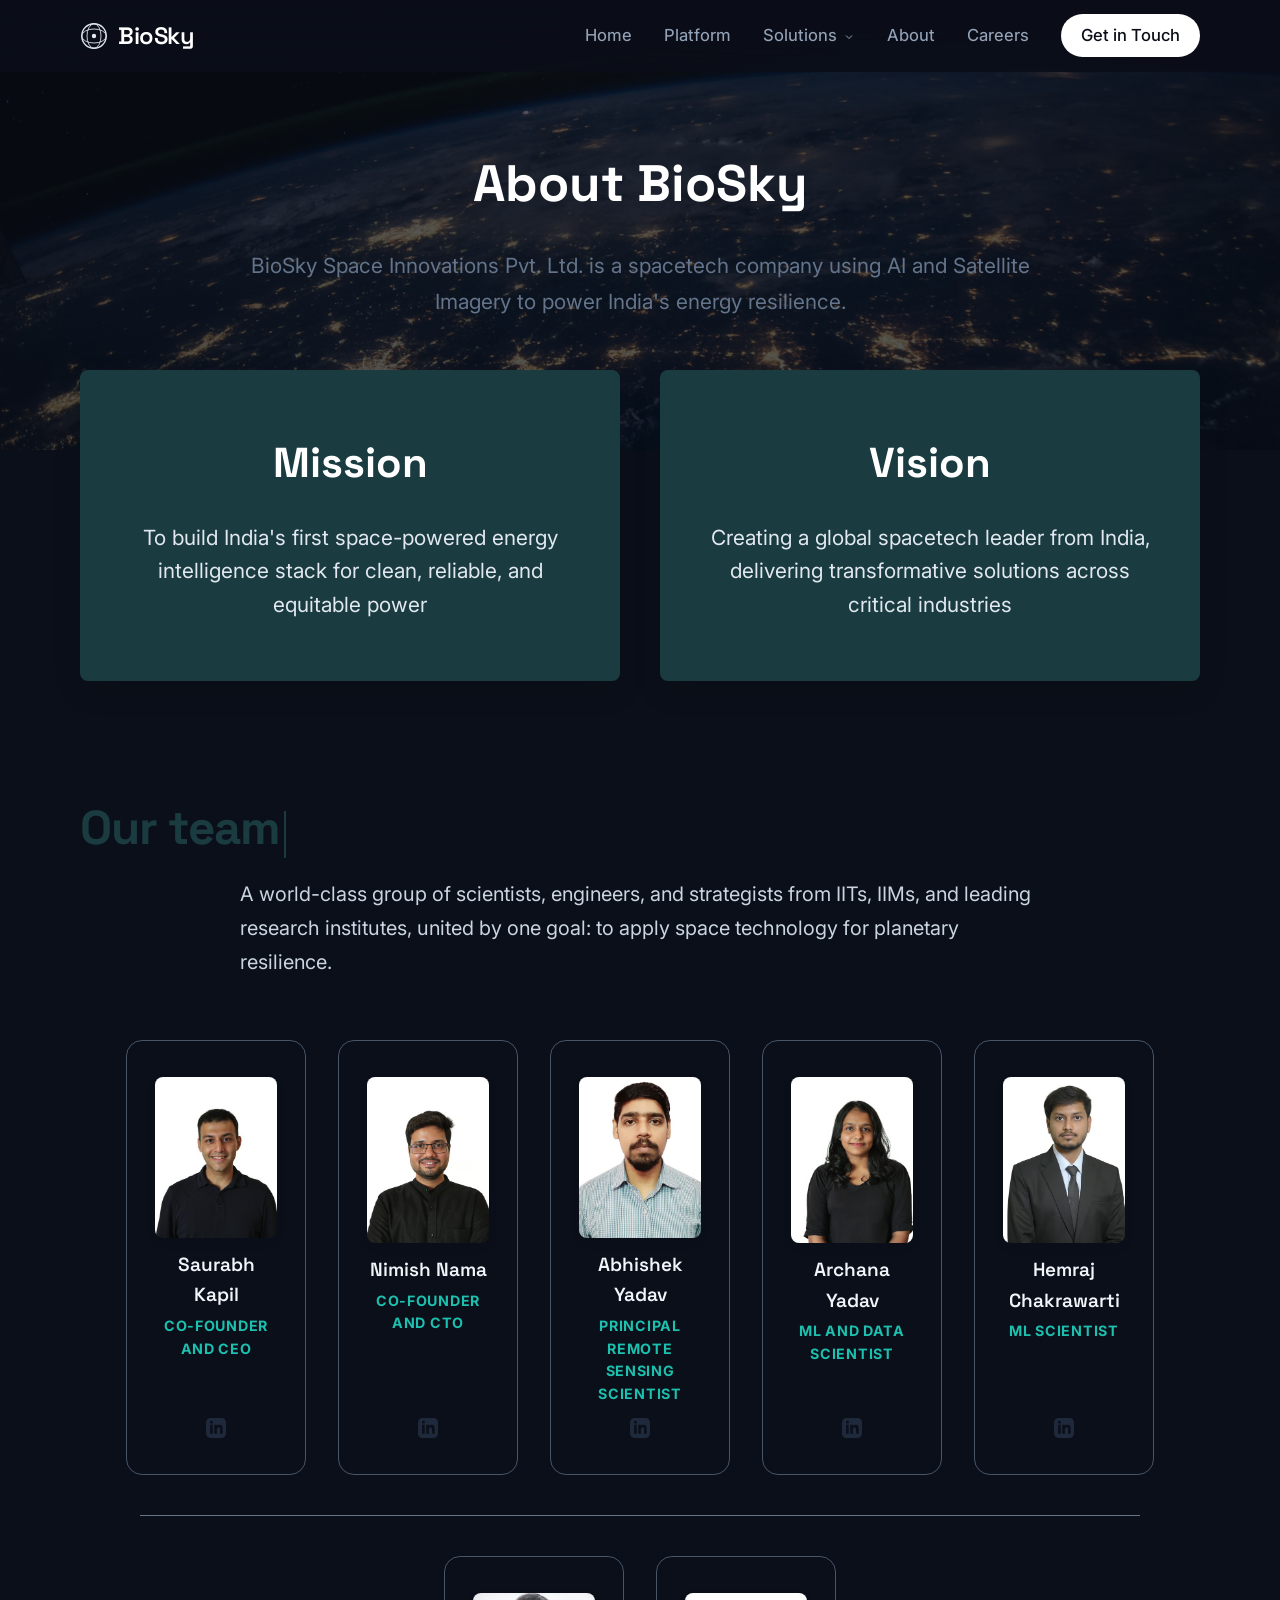
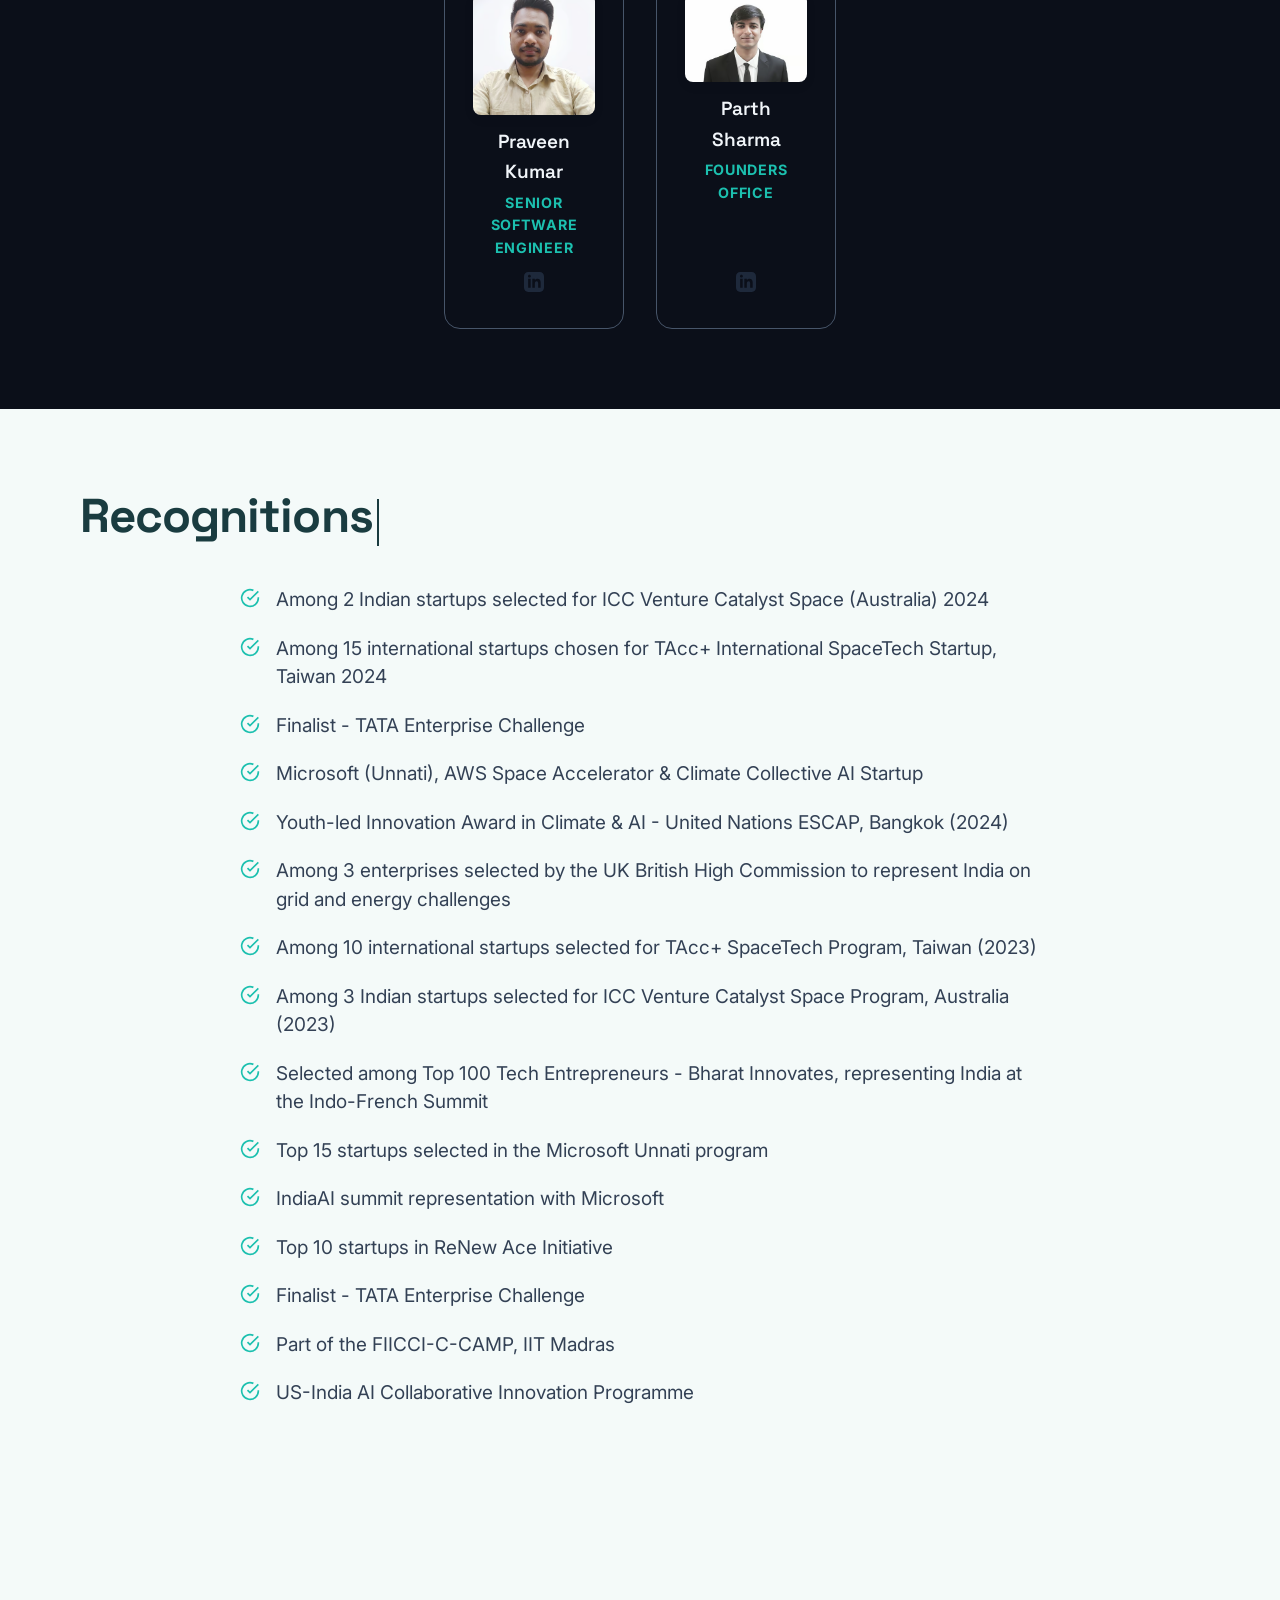
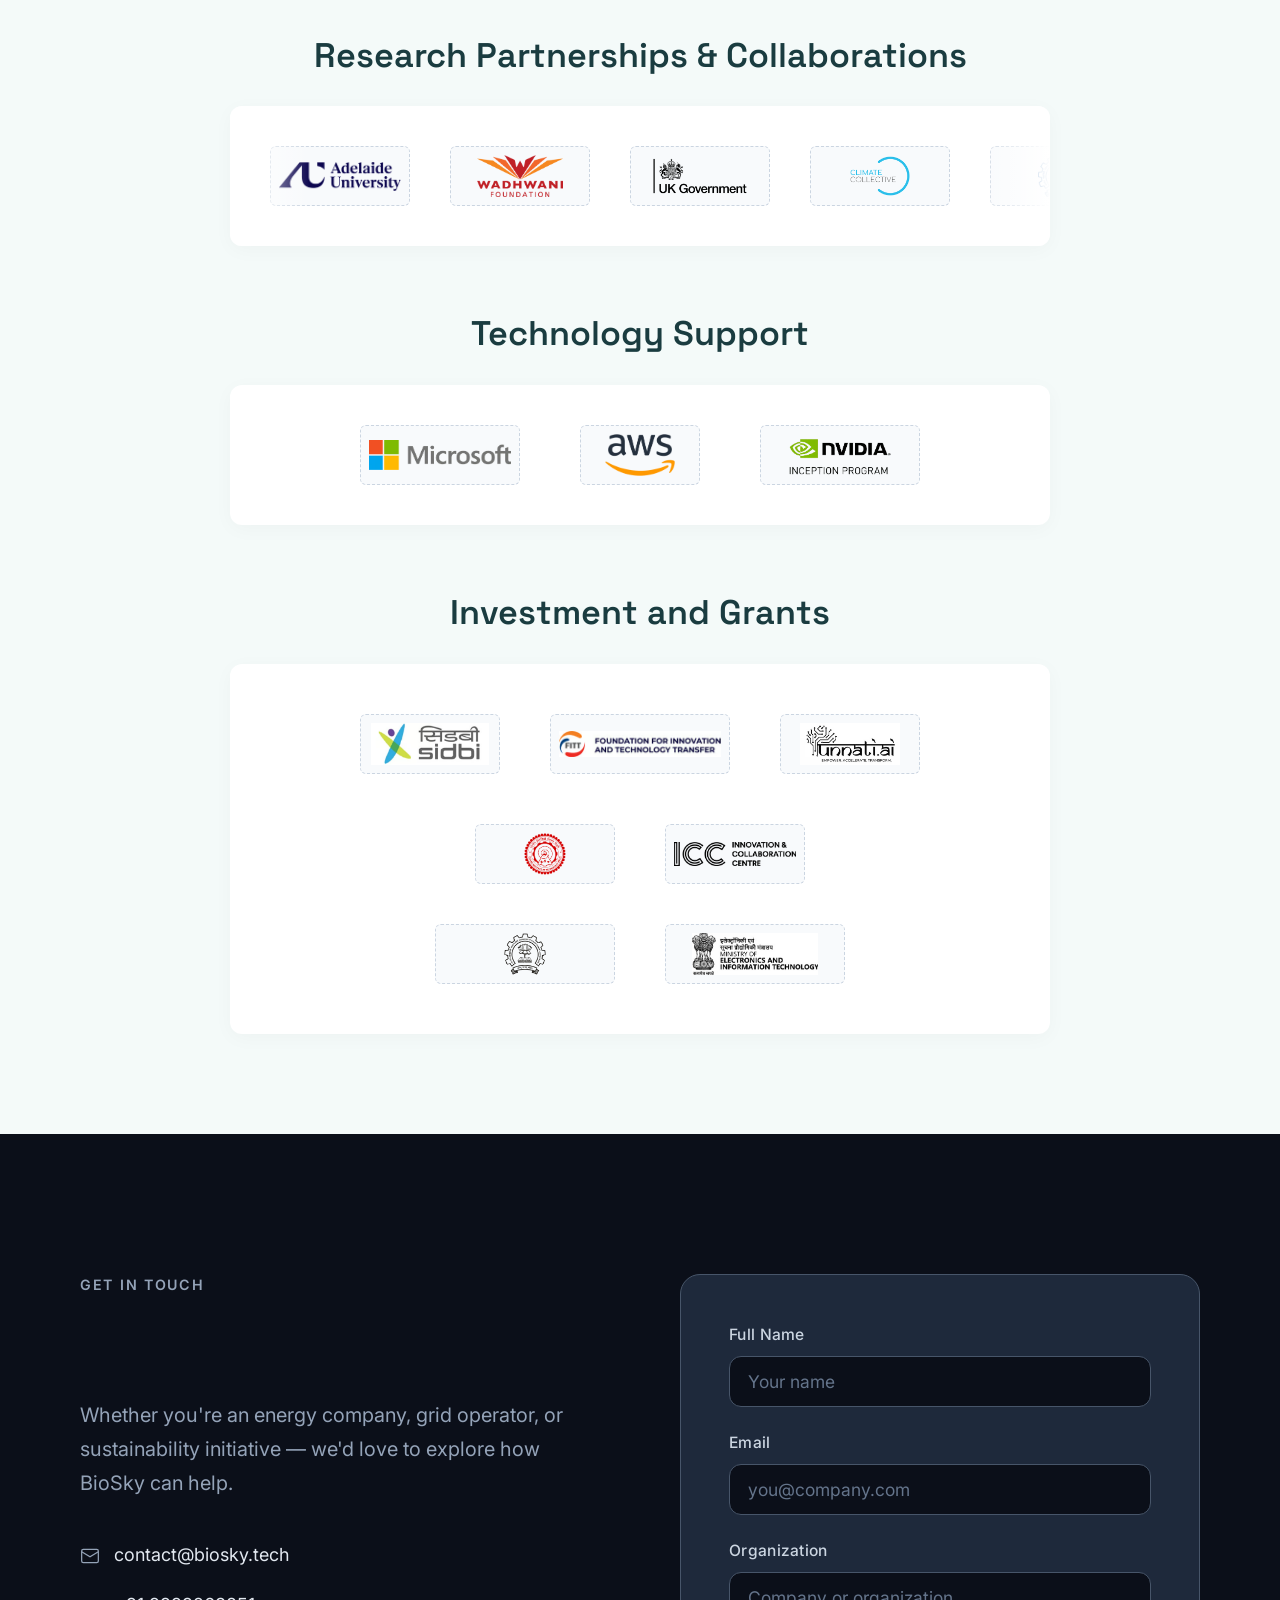
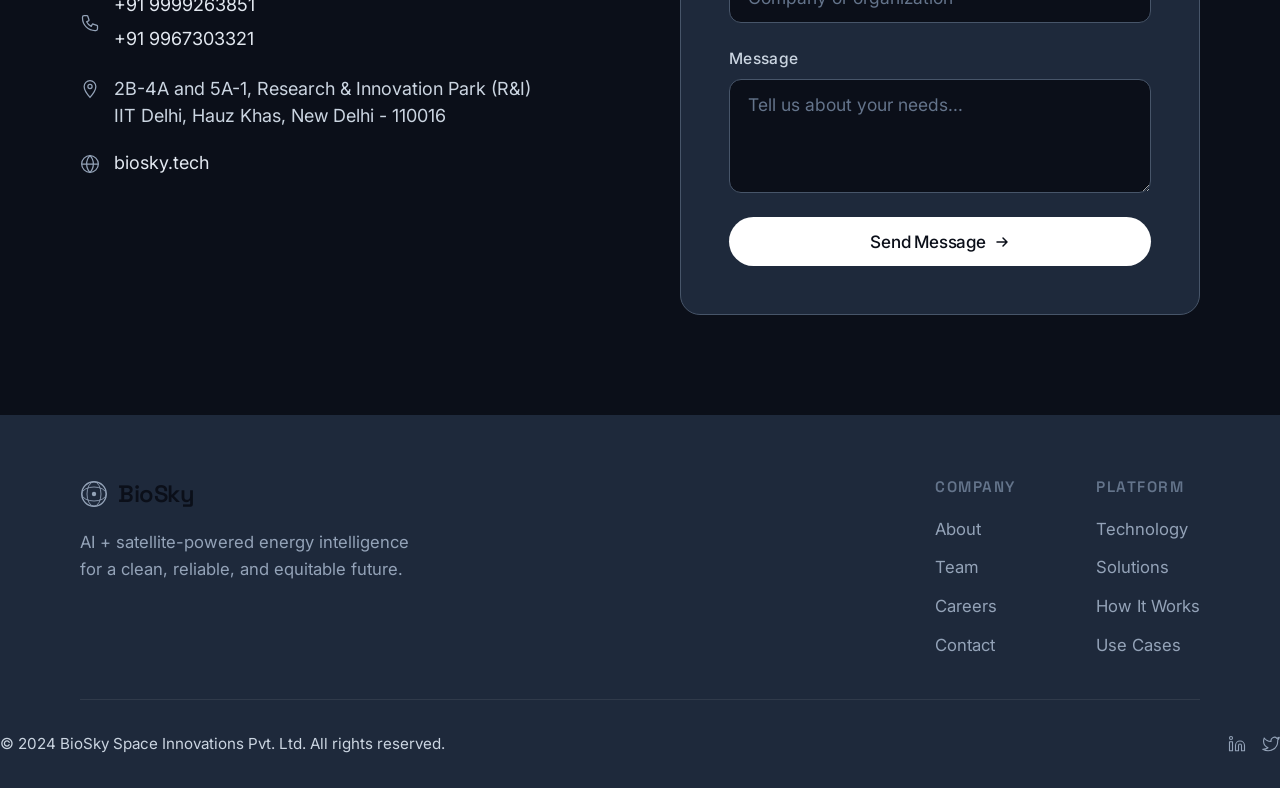
<file: about.html>
<html lang="en">

<head>
  <meta charset="utf-8" />
  <meta content="width=device-width, initial-scale=1.0" name="viewport" />
  <title>BioSky — About Us | Space-Powered Energy Intelligence</title>

  <meta
    content="spacetech, AI, satellite imagery, renewable energy forecasting, grid intelligence, climate analytics, decision intelligence"
    name="keywords" />
  <meta content="BioSky Space Innovations Pvt. Ltd." name="author" />
  <link href="https://fonts.googleapis.com" rel="preconnect" />
  <link crossorigin="" href="https://fonts.gstatic.com" rel="preconnect" />
  <link
    href="https://fonts.googleapis.com/css2?family=Inter:wght@300;400;500;600;700;800&amp;family=Space+Grotesk:wght@400;500;600;700&amp;display=swap"
    rel="stylesheet" />
  <link href="style.css" rel="stylesheet" />
  <meta
    content="Learn about BioSky Space Innovations. We are a spacetech company using AI and Satellite Imagery to power India's energy resilience."
    name="description" />
  <meta content="website" property="og:type" />
  <meta content="https://biosky.tech/about.html" property="og:url" />
  <meta content="BioSky — About Us | Space-Powered Energy Intelligence" property="og:title" />
  <meta
    content="Learn about BioSky Space Innovations. We are a spacetech company using AI and Satellite Imagery to power India's energy resilience."
    property="og:description" />
  <meta content="https://biosky.tech/assets/satellite.jpg" property="og:image" />
  <meta content="summary_large_image" name="twitter:card" />
  <meta content="https://biosky.tech/about.html" name="twitter:url" />
  <meta content="BioSky — About Us | Space-Powered Energy Intelligence" name="twitter:title" />
  <meta
    content="Learn about BioSky Space Innovations. We are a spacetech company using AI and Satellite Imagery to power India's energy resilience."
    name="twitter:description" />
  <meta content="https://biosky.tech/assets/satellite.jpg" name="twitter:image" />
  <link href="https://biosky.tech/about.html" rel="canonical" />
</head>

<body style="">
  <!-- ===== NAVBAR ===== -->
  <nav class="navbar" id="navbar">
    <div class="nav-container">
      <a class="nav-logo" href="index.html">
        <svg class="logo-icon" fill="none" viewbox="0 0 32 32" xmlns="http://www.w3.org/2000/svg">
          <circle cx="16" cy="16" r="14" stroke="currentColor" stroke-width="1.5"></circle>
          <ellipse cx="16" cy="16" rx="8" ry="14" stroke="currentColor" stroke-width="1"></ellipse>
          <ellipse cx="16" cy="16" rx="14" ry="8" stroke="currentColor" stroke-width="1"></ellipse>
          <circle cx="16" cy="16" fill="currentColor" r="2.5"></circle>
        </svg>
        <span>BioSky</span>
      </a>
      <div class="nav-links" id="navLinks">
        <a class="nav-link" href="index.html">Home</a>
        <a class="nav-link" href="platform.html">Platform</a>
        <div class="nav-dropdown">
          <a class="nav-link" href="solutions.html">Solutions <svg fill="none" height="12" stroke="currentColor"
              stroke-width="2" style="vertical-align: middle; margin-left: 2px;" viewbox="0 0 24 24" width="12">
              <path d="M6 9l6 6 6-6"></path>
            </svg></a>
          <div class="nav-dropdown-content">
            <a href="solar-forecasting.html">Solar Forecasting</a>
            <a href="wind-forecasting.html">Wind Forecasting</a>
          </div>
        </div>
        <a class="nav-link" href="about.html">About</a>
        <a class="nav-link" href="careers.html">Careers</a>
        <a class="nav-link nav-link-cta" href="about.html#contact">Get in Touch</a>
      </div>
      <button aria-label="Toggle navigation" class="nav-toggle" id="navToggle">
        <span></span>
        <span></span>
        <span></span>
      </button>
    </div>
  </nav>
  <!-- ===== ABOUT HERO ===== -->
  <section class="about-hero"
    style="position: relative; min-height: 50vh; display: flex; align-items: center; background: #0b0f19; padding-top: var(--nav-height); overflow: hidden;">
    <div class="about-hero-bg"
      style="position: absolute; top: 0; left: 0; right: 0; bottom: 0; background-image: url('assets/earth_orbit.jpg'); background-size: cover; background-position: center; opacity: 0.3; z-index: 0;">
    </div>
    <div class="container about-hero-content"
      style="position: relative; z-index: 2; max-width: 800px; text-align: center; margin: 0 auto; padding: 60px 0 120px 0;">
      <h1 class="about-hero-title"
        style="font-family: var(--font-display); font-size: clamp(2.5rem, 4vw, 3.5rem); font-weight: 700; color: #fff; margin-bottom: 24px;">
        About BioSky</h1>
      <p class="about-hero-subtitle" style="font-size: 1.1rem; color: var(--grey-300); line-height: 1.7;">BioSky Space
        Innovations Pvt. Ltd. is a spacetech company using AI and Satellite Imagery to power India's energy resilience.
      </p>
    </div>
  </section>
  <!-- ===== MISSION & VISION ===== -->
  <section class="about-mission-vision" style="background: var(--white); padding-bottom: 80px;">
    <div class="container mission-vision-grid">
      <div class="mission-box">
        <h2 class="mission-title">Mission</h2>
        <p class="mission-desc">To build India's first space-powered energy
          intelligence stack for clean, reliable, and equitable power</p>
      </div>
      <div class="vision-box">
        <h2 class="mission-title">Vision</h2>
        <p class="mission-desc">Creating a global spacetech leader from India,
          delivering transformative solutions across critical industries</p>
      </div>
    </div>
  </section>
  <!-- ===== TEAM ===== -->
  <section class="section team-section" style="background: var(--white); padding: 40px 0 80px 0;">
    <div class="container">
      <h2 class="section-title text-center" style="color: #1A3C40; font-size: 2.5rem; margin-bottom: 20px;">Our team
      </h2>
      <p class="section-desc text-center" style="max-width: 800px; margin: 0 auto 60px auto; color: var(--grey-600);">A
        world-class group of scientists, engineers, and strategists from IITs, IIMs, and leading research institutes,
        united by one goal: to apply space technology for planetary resilience.</p>
      <!-- Row 1: 5 members -->
      <div class="team-cards-wrapper">
        <!-- Saurabh -->
        <div class="team-card">
          <img src="assets/teams/saurabh.jpg" alt="Saurabh Kapil, Co-founder and CEO" class="team-img" />
          <div>
            <h4 class="team-name">Saurabh Kapil</h4>
            <p class="team-role">CO-FOUNDER AND CEO</p>
          </div>
          <a href="#" class="team-social">
            <svg fill="currentColor" height="20" viewbox="0 0 24 24" width="20">
              <path
                d="M19 0h-14c-2.761 0-5 2.239-5 5v14c0 2.761 2.239 5 5 5h14c2.762 0 5-2.239 5-5v-14c0-2.761-2.238-5-5-5zm-11 19h-3v-11h3v11zm-1.5-12.268c-.966 0-1.75-.79-1.75-1.764s.784-1.764 1.75-1.764 1.75.79 1.75 1.764-.783 1.764-1.75 1.764zm13.5 12.268h-3v-5.604c0-3.368-4-3.113-4 0v5.604h-3v-11h3v1.765c1.396-2.586 7-2.777 7 2.476v6.759z">
              </path>
            </svg>
          </a>
        </div>
        <!-- Nimish -->
        <div class="team-card">
          <img src="assets/teams/nimish.jpg" alt="Nimish Nama, Co-founder and CTO" class="team-img" />
          <div>
            <h4 class="team-name">Nimish Nama</h4>
            <p class="team-role">CO-FOUNDER AND CTO</p>
          </div>
          <a href="#" class="team-social">
            <svg fill="currentColor" height="20" viewbox="0 0 24 24" width="20">
              <path
                d="M19 0h-14c-2.761 0-5 2.239-5 5v14c0 2.761 2.239 5 5 5h14c2.762 0 5-2.239 5-5v-14c0-2.761-2.238-5-5-5zm-11 19h-3v-11h3v11zm-1.5-12.268c-.966 0-1.75-.79-1.75-1.764s.784-1.764 1.75-1.764 1.75.79 1.75 1.764-.783 1.764-1.75 1.764zm13.5 12.268h-3v-5.604c0-3.368-4-3.113-4 0v5.604h-3v-11h3v1.765c1.396-2.586 7-2.777 7 2.476v6.759z">
              </path>
            </svg>
          </a>
        </div>
        <!-- Abhishek -->
        <div class="team-card">
          <img src="assets/teams/abhishek.jpg" alt="Abhishek Yadav, Principal Remote Sensing Scientist"
            class="team-img" />
          <div>
            <h4 class="team-name">Abhishek Yadav</h4>
            <p class="team-role">PRINCIPAL REMOTE SENSING SCIENTIST</p>
          </div>
          <a href="#" class="team-social">
            <svg fill="currentColor" height="20" viewbox="0 0 24 24" width="20">
              <path
                d="M19 0h-14c-2.761 0-5 2.239-5 5v14c0 2.761 2.239 5 5 5h14c2.762 0 5-2.239 5-5v-14c0-2.761-2.238-5-5-5zm-11 19h-3v-11h3v11zm-1.5-12.268c-.966 0-1.75-.79-1.75-1.764s.784-1.764 1.75-1.764 1.75.79 1.75 1.764-.783 1.764-1.75 1.764zm13.5 12.268h-3v-5.604c0-3.368-4-3.113-4 0v5.604h-3v-11h3v1.765c1.396-2.586 7-2.777 7 2.476v6.759z">
              </path>
            </svg>
          </a>
        </div>
        <!-- Archana -->
        <div class="team-card">
          <img src="assets/teams/archana.jpg" alt="Archana Yadav, ML and Data Scientist" class="team-img" />
          <div>
            <h4 class="team-name">Archana Yadav</h4>
            <p class="team-role">ML AND DATA SCIENTIST</p>
          </div>
          <a href="#" class="team-social">
            <svg fill="currentColor" height="20" viewbox="0 0 24 24" width="20">
              <path
                d="M19 0h-14c-2.761 0-5 2.239-5 5v14c0 2.761 2.239 5 5 5h14c2.762 0 5-2.239 5-5v-14c0-2.761-2.238-5-5-5zm-11 19h-3v-11h3v11zm-1.5-12.268c-.966 0-1.75-.79-1.75-1.764s.784-1.764 1.75-1.764 1.75.79 1.75 1.764-.783 1.764-1.75 1.764zm13.5 12.268h-3v-5.604c0-3.368-4-3.113-4 0v5.604h-3v-11h3v1.765c1.396-2.586 7-2.777 7 2.476v6.759z">
              </path>
            </svg>
          </a>
        </div>
        <!-- Hemraj -->
        <div class="team-card">
          <img src="assets/teams/hemraj.jpg" alt="Hemraj Chakrawarti, ML Scientist" class="team-img" />
          <div>
            <h4 class="team-name">Hemraj Chakrawarti</h4>
            <p class="team-role">ML SCIENTIST</p>
          </div>
          <a href="#" class="team-social">
            <svg fill="currentColor" height="20" viewbox="0 0 24 24" width="20">
              <path
                d="M19 0h-14c-2.761 0-5 2.239-5 5v14c0 2.761 2.239 5 5 5h14c2.762 0 5-2.239 5-5v-14c0-2.761-2.238-5-5-5zm-11 19h-3v-11h3v11zm-1.5-12.268c-.966 0-1.75-.79-1.75-1.764s.784-1.764 1.75-1.764 1.75.79 1.75 1.764-.783 1.764-1.75 1.764zm13.5 12.268h-3v-5.604c0-3.368-4-3.113-4 0v5.604h-3v-11h3v1.765c1.396-2.586 7-2.777 7 2.476v6.759z">
              </path>
            </svg>
          </a>
        </div>
      </div>
      <div class="team-separator">
        <hr />
      </div>
      <!-- Row 2: 2 members -->
      <div class="team-cards-wrapper team-cards-row-2">
        <div class="team-card">
          <img src="assets/teams/praveen.jpg" alt="Praveen Kumar, Senior Software Engineer" class="team-img" />
          <div>
            <h4 class="team-name">Praveen Kumar</h4>
            <p class="team-role">SENIOR SOFTWARE ENGINEER</p>
          </div>
          <a href="#" target="_blank" class="team-social">
            <svg fill="currentColor" height="20" viewbox="0 0 24 24" width="20">
              <path
                d="M19 0h-14c-2.761 0-5 2.239-5 5v14c0 2.761 2.239 5 5 5h14c2.762 0 5-2.239 5-5v-14c0-2.761-2.238-5-5-5zm-11 19h-3v-11h3v11zm-1.5-12.268c-.966 0-1.75-.79-1.75-1.764s.784-1.764 1.75-1.764 1.75.79 1.75 1.764-.783 1.764-1.75 1.764zm13.5 12.268h-3v-5.604c0-3.368-4-3.113-4 0v5.604h-3v-11h3v1.765c1.396-2.586 7-2.777 7 2.476v6.759z">
              </path>
            </svg>
          </a>
        </div>
        <div class="team-card">
          <img src="assets/teams/parth.jpg" alt="Parth Sharma, Founders Office" class="team-img" />
          <div>
            <h4 class="team-name">Parth Sharma</h4>
            <p class="team-role">FOUNDERS OFFICE</p>
          </div>
          <a href="#" target="_blank" class="team-social">
            <svg fill="currentColor" height="20" viewbox="0 0 24 24" width="20">
              <path
                d="M19 0h-14c-2.761 0-5 2.239-5 5v14c0 2.761 2.239 5 5 5h14c2.762 0 5-2.239 5-5v-14c0-2.761-2.238-5-5-5zm-11 19h-3v-11h3v11zm-1.5-12.268c-.966 0-1.75-.79-1.75-1.764s.784-1.764 1.75-1.764 1.75.79 1.75 1.764-.783 1.764-1.75 1.764zm13.5 12.268h-3v-5.604c0-3.368-4-3.113-4 0v5.604h-3v-11h3v1.765c1.396-2.586 7-2.777 7 2.476v6.759z">
              </path>
            </svg>
          </a>
        </div>
      </div>
    </div>
  </section>
  <!-- ===== RECOGNITIONS ===== -->
  <section class="section recognitions-section" style="background: #F4FAF9; padding: 80px 0;">
    <div class="container">
      <h2 class="section-title text-center" style="color: #1A3C40; margin-bottom: 40px; font-size: 2.5rem;">Recognitions
      </h2>
      <div class="recognitions-list"
        style="max-width: 800px; margin: 0 auto; display: flex; flex-direction: column; gap: 20px;">
        <div style="display: flex; gap: 16px; align-items: flex-start;">
          <svg fill="none" stroke="currentColor" stroke-width="2"
            style="color: var(--accent-blue); width: 20px; height: 20px; flex-shrink: 0; margin-top: 2px;"
            viewbox="0 0 24 24">
            <path d="M22 11.08V12a10 10 0 1 1-5.93-9.14"></path>
            <polyline points="22 4 12 14.01 9 11.01"></polyline>
          </svg>
          <p style="margin: 0; color: #334155; font-size: 1rem; line-height: 1.5;">Among 2 Indian startups selected for
            ICC Venture Catalyst Space (Australia) 2024</p>
        </div>
        <div style="display: flex; gap: 16px; align-items: flex-start;">
          <svg fill="none" stroke="currentColor" stroke-width="2"
            style="color: var(--accent-blue); width: 20px; height: 20px; flex-shrink: 0; margin-top: 2px;"
            viewbox="0 0 24 24">
            <path d="M22 11.08V12a10 10 0 1 1-5.93-9.14"></path>
            <polyline points="22 4 12 14.01 9 11.01"></polyline>
          </svg>
          <p style="margin: 0; color: #334155; font-size: 1rem; line-height: 1.5;">Among 15 international startups
            chosen for TAcc+ International SpaceTech Startup, Taiwan 2024</p>
        </div>
        <div style="display: flex; gap: 16px; align-items: flex-start;">
          <svg fill="none" stroke="currentColor" stroke-width="2"
            style="color: var(--accent-blue); width: 20px; height: 20px; flex-shrink: 0; margin-top: 2px;"
            viewbox="0 0 24 24">
            <path d="M22 11.08V12a10 10 0 1 1-5.93-9.14"></path>
            <polyline points="22 4 12 14.01 9 11.01"></polyline>
          </svg>
          <p style="margin: 0; color: #334155; font-size: 1rem; line-height: 1.5;">Finalist - TATA Enterprise Challenge
          </p>
        </div>
        <div style="display: flex; gap: 16px; align-items: flex-start;">
          <svg fill="none" stroke="currentColor" stroke-width="2"
            style="color: var(--accent-blue); width: 20px; height: 20px; flex-shrink: 0; margin-top: 2px;"
            viewbox="0 0 24 24">
            <path d="M22 11.08V12a10 10 0 1 1-5.93-9.14"></path>
            <polyline points="22 4 12 14.01 9 11.01"></polyline>
          </svg>
          <p style="margin: 0; color: #334155; font-size: 1rem; line-height: 1.5;">Microsoft (Unnati), AWS Space
            Accelerator &amp; Climate Collective AI Startup</p>
        </div>
        <div style="display: flex; gap: 16px; align-items: flex-start;">
          <svg fill="none" stroke="currentColor" stroke-width="2"
            style="color: var(--accent-blue); width: 20px; height: 20px; flex-shrink: 0; margin-top: 2px;"
            viewbox="0 0 24 24">
            <path d="M22 11.08V12a10 10 0 1 1-5.93-9.14"></path>
            <polyline points="22 4 12 14.01 9 11.01"></polyline>
          </svg>
          <p style="margin: 0; color: #334155; font-size: 1rem; line-height: 1.5;">Youth-led Innovation Award in Climate
            &amp; AI - United Nations ESCAP, Bangkok (2024)</p>
        </div>
        <div style="display: flex; gap: 16px; align-items: flex-start;">
          <svg fill="none" stroke="currentColor" stroke-width="2"
            style="color: var(--accent-blue); width: 20px; height: 20px; flex-shrink: 0; margin-top: 2px;"
            viewbox="0 0 24 24">
            <path d="M22 11.08V12a10 10 0 1 1-5.93-9.14"></path>
            <polyline points="22 4 12 14.01 9 11.01"></polyline>
          </svg>
          <p style="margin: 0; color: #334155; font-size: 1rem; line-height: 1.5;">Among 3 enterprises selected by the
            UK British High Commission to represent India on grid and energy challenges</p>
        </div>
        <div style="display: flex; gap: 16px; align-items: flex-start;">
          <svg fill="none" stroke="currentColor" stroke-width="2"
            style="color: var(--accent-blue); width: 20px; height: 20px; flex-shrink: 0; margin-top: 2px;"
            viewbox="0 0 24 24">
            <path d="M22 11.08V12a10 10 0 1 1-5.93-9.14"></path>
            <polyline points="22 4 12 14.01 9 11.01"></polyline>
          </svg>
          <p style="margin: 0; color: #334155; font-size: 1rem; line-height: 1.5;">Among 10 international startups
            selected for TAcc+ SpaceTech Program, Taiwan (2023)</p>
        </div>
        <div style="display: flex; gap: 16px; align-items: flex-start;">
          <svg fill="none" stroke="currentColor" stroke-width="2"
            style="color: var(--accent-blue); width: 20px; height: 20px; flex-shrink: 0; margin-top: 2px;"
            viewbox="0 0 24 24">
            <path d="M22 11.08V12a10 10 0 1 1-5.93-9.14"></path>
            <polyline points="22 4 12 14.01 9 11.01"></polyline>
          </svg>
          <p style="margin: 0; color: #334155; font-size: 1rem; line-height: 1.5;">Among 3 Indian startups selected for
            ICC Venture Catalyst Space Program, Australia (2023)</p>
        </div>
        <div style="display: flex; gap: 16px; align-items: flex-start;">
          <svg fill="none" stroke="currentColor" stroke-width="2"
            style="color: var(--accent-blue); width: 20px; height: 20px; flex-shrink: 0; margin-top: 2px;"
            viewbox="0 0 24 24">
            <path d="M22 11.08V12a10 10 0 1 1-5.93-9.14"></path>
            <polyline points="22 4 12 14.01 9 11.01"></polyline>
          </svg>
          <p style="margin: 0; color: #334155; font-size: 1rem; line-height: 1.5;">Selected among Top 100 Tech
            Entrepreneurs - Bharat Innovates, representing India at the Indo-French Summit</p>
        </div>
        <div style="display: flex; gap: 16px; align-items: flex-start;">
          <svg fill="none" stroke="currentColor" stroke-width="2"
            style="color: var(--accent-blue); width: 20px; height: 20px; flex-shrink: 0; margin-top: 2px;"
            viewbox="0 0 24 24">
            <path d="M22 11.08V12a10 10 0 1 1-5.93-9.14"></path>
            <polyline points="22 4 12 14.01 9 11.01"></polyline>
          </svg>
          <p style="margin: 0; color: #334155; font-size: 1rem; line-height: 1.5;">Top 15 startups selected in the
            Microsoft Unnati program</p>
        </div>
        <div style="display: flex; gap: 16px; align-items: flex-start;">
          <svg fill="none" stroke="currentColor" stroke-width="2"
            style="color: var(--accent-blue); width: 20px; height: 20px; flex-shrink: 0; margin-top: 2px;"
            viewbox="0 0 24 24">
            <path d="M22 11.08V12a10 10 0 1 1-5.93-9.14"></path>
            <polyline points="22 4 12 14.01 9 11.01"></polyline>
          </svg>
          <p style="margin: 0; color: #334155; font-size: 1rem; line-height: 1.5;">IndiaAI summit representation with
            Microsoft</p>
        </div>
        <div style="display: flex; gap: 16px; align-items: flex-start;">
          <svg fill="none" stroke="currentColor" stroke-width="2"
            style="color: var(--accent-blue); width: 20px; height: 20px; flex-shrink: 0; margin-top: 2px;"
            viewbox="0 0 24 24">
            <path d="M22 11.08V12a10 10 0 1 1-5.93-9.14"></path>
            <polyline points="22 4 12 14.01 9 11.01"></polyline>
          </svg>
          <p style="margin: 0; color: #334155; font-size: 1rem; line-height: 1.5;">Top 10 startups in ReNew Ace
            Initiative</p>
        </div>
        <div style="display: flex; gap: 16px; align-items: flex-start;">
          <svg fill="none" stroke="currentColor" stroke-width="2"
            style="color: var(--accent-blue); width: 20px; height: 20px; flex-shrink: 0; margin-top: 2px;"
            viewbox="0 0 24 24">
            <path d="M22 11.08V12a10 10 0 1 1-5.93-9.14"></path>
            <polyline points="22 4 12 14.01 9 11.01"></polyline>
          </svg>
          <p style="margin: 0; color: #334155; font-size: 1rem; line-height: 1.5;">Finalist - TATA Enterprise Challenge
          </p>
        </div>
        <div style="display: flex; gap: 16px; align-items: flex-start;">
          <svg fill="none" stroke="currentColor" stroke-width="2"
            style="color: var(--accent-blue); width: 20px; height: 20px; flex-shrink: 0; margin-top: 2px;"
            viewbox="0 0 24 24">
            <path d="M22 11.08V12a10 10 0 1 1-5.93-9.14"></path>
            <polyline points="22 4 12 14.01 9 11.01"></polyline>
          </svg>
          <p style="margin: 0; color: #334155; font-size: 1rem; line-height: 1.5;">Part of the FIICCI-C-CAMP, IIT Madras
          </p>
        </div>
        <div style="display: flex; gap: 16px; align-items: flex-start;">
          <svg fill="none" stroke="currentColor" stroke-width="2"
            style="color: var(--accent-blue); width: 20px; height: 20px; flex-shrink: 0; margin-top: 2px;"
            viewbox="0 0 24 24">
            <path d="M22 11.08V12a10 10 0 1 1-5.93-9.14"></path>
            <polyline points="22 4 12 14.01 9 11.01"></polyline>
          </svg>
          <p style="margin: 0; color: #334155; font-size: 1rem; line-height: 1.5;">US-India AI Collaborative Innovation
            Programme</p>
        </div>
      </div>
    </div>
  </section>
  <!-- ===== PARTNERSHIPS ===== -->
  <section class="section partners-section" style="background: #F4FAF9; padding-bottom: 100px;">
    <div class="container" style="max-width: 900px; margin: 0 auto; text-align: center;">
      <h3
        style="color: #1A3C40; font-size: 1.8rem; margin-bottom: 24px; font-family: var(--font-display); font-weight: 600;">
        Research Partnerships &amp; Collaborations</h3>
      <style>
        .marquee-wrapper {
          overflow: hidden;
          width: 100%;
          background: white;
          padding: 40px 0;
          border-radius: 12px;
          box-shadow: 0 4px 20px rgba(0, 0, 0, 0.03);
          margin-bottom: 60px;
          display: flex;
          position: relative;
        }

        .marquee-wrapper::before,
        .marquee-wrapper::after {
          content: "";
          position: absolute;
          top: 0;
          width: 80px;
          height: 100%;
          z-index: 2;
          pointer-events: none;
        }

        .marquee-wrapper::before {
          left: 0;
          background: linear-gradient(to right, white, transparent);
        }

        .marquee-wrapper::after {
          right: 0;
          background: linear-gradient(to left, white, transparent);
        }

        .marquee-track {
          display: flex;
          gap: 40px;
          padding-left: 40px;
          animation: scroll-marquee 25s linear infinite;
          flex-shrink: 0;
        }

        .marquee-wrapper:hover .marquee-track {
          animation-play-state: paused;
        }

        @keyframes scroll-marquee {
          0% {
            transform: translateX(0);
          }

          100% {
            transform: translateX(-100%);
          }
        }
      </style>
      <div class="marquee-wrapper">
        <!-- First Track (12 image placeholders) -->
        <div class="marquee-track">
          <img alt="Partner 1" src="assets/f10.jpg"
            style="height: 60px; width: 140px; object-fit: contain; background: #f8fafc; border-radius: 6px; border: 1px dashed #cbd5e1; padding: 8px; flex-shrink: 0;" />
          <img alt="Partner 2" src="assets/f2.webp"
            style="height: 60px; width: 140px; object-fit: contain; background: #f8fafc; border-radius: 6px; border: 1px dashed #cbd5e1; padding: 8px; flex-shrink: 0;" />
          <img alt="Partner 3" src="assets/f3.png"
            style="height: 60px; width: 140px; object-fit: contain; background: #f8fafc; border-radius: 6px; border: 1px dashed #cbd5e1; padding: 8px; flex-shrink: 0;" />
          <img alt="Partner 4" src="assets/f34.png"
            style="height: 60px; width: 140px; object-fit: contain; background: #f8fafc; border-radius: 6px; border: 1px dashed #cbd5e1; padding: 8px; flex-shrink: 0;" />
          <img alt="Partner 5" src="assets/f6.png"
            style="height: 60px; width: 140px; object-fit: contain; background: #f8fafc; border-radius: 6px; border: 1px dashed #cbd5e1; padding: 8px; flex-shrink: 0;" />
          <img alt="Partner 6" src="assets/f7.jpg"
            style="height: 60px; width: 140px; object-fit: contain; background: #f8fafc; border-radius: 6px; border: 1px dashed #cbd5e1; padding: 8px; flex-shrink: 0;" />
          <img alt="Partner 7" src="assets/f8.jpg"
            style="height: 60px; width: 140px; object-fit: contain; background: #f8fafc; border-radius: 6px; border: 1px dashed #cbd5e1; padding: 8px; flex-shrink: 0;" />
          <img alt="Partner 8" src="assets/f7.png"
            style="height: 60px; width: 140px; object-fit: contain; background: #f8fafc; border-radius: 6px; border: 1px dashed #cbd5e1; padding: 8px; flex-shrink: 0;" />
          <img alt="Partner 9" src="assets/f56.png"
            style="height: 60px; width: 140px; object-fit: contain; background: #f8fafc; border-radius: 6px; border: 1px dashed #cbd5e1; padding: 8px; flex-shrink: 0;" />
          <img alt="Partner 10" src="assets/f9.jpg"
            style="height: 60px; width: 140px; object-fit: contain; background: #f8fafc; border-radius: 6px; border: 1px dashed #cbd5e1; padding: 8px; flex-shrink: 0;" />
          <img alt="Partner 11" src="assets/f69.png"
            style="height: 60px; width: 140px; object-fit: contain; background: #f8fafc; border-radius: 6px; border: 1px dashed #cbd5e1; padding: 8px; flex-shrink: 0;" />

        </div>
        <!-- Duplicated Track for seamless infinite scroll (keep src paths matching above) -->
        <div aria-hidden="true" class="marquee-track">
          <img alt="Partner 1" src="assets/f10.jpg"
            style="height: 60px; width: 140px; object-fit: contain; background: #f8fafc; border-radius: 6px; border: 1px dashed #cbd5e1; padding: 8px; flex-shrink: 0;" />
          <img alt="Partner 2" src="assets/f2.webp"
            style="height: 60px; width: 140px; object-fit: contain; background: #f8fafc; border-radius: 6px; border: 1px dashed #cbd5e1; padding: 8px; flex-shrink: 0;" />
          <img alt="Partner 3" src="assets/f3.png"
            style="height: 60px; width: 140px; object-fit: contain; background: #f8fafc; border-radius: 6px; border: 1px dashed #cbd5e1; padding: 8px; flex-shrink: 0;" />
          <img alt="Partner 4" src="assets/f34.png"
            style="height: 60px; width: 140px; object-fit: contain; background: #f8fafc; border-radius: 6px; border: 1px dashed #cbd5e1; padding: 8px; flex-shrink: 0;" />
          <img alt="Partner 5" src="assets/f6.png"
            style="height: 60px; width: 140px; object-fit: contain; background: #f8fafc; border-radius: 6px; border: 1px dashed #cbd5e1; padding: 8px; flex-shrink: 0;" />
          <img alt="Partner 6" src="assets/f7.jpg"
            style="height: 60px; width: 140px; object-fit: contain; background: #f8fafc; border-radius: 6px; border: 1px dashed #cbd5e1; padding: 8px; flex-shrink: 0;" />
          <img alt="Partner 7" src="assets/f8.jpg"
            style="height: 60px; width: 140px; object-fit: contain; background: #f8fafc; border-radius: 6px; border: 1px dashed #cbd5e1; padding: 8px; flex-shrink: 0;" />
          <img alt="Partner 8" src="assets/f7.png"
            style="height: 60px; width: 140px; object-fit: contain; background: #f8fafc; border-radius: 6px; border: 1px dashed #cbd5e1; padding: 8px; flex-shrink: 0;" />
          <img alt="Partner 9" src="assets/f56.png"
            style="height: 60px; width: 140px; object-fit: contain; background: #f8fafc; border-radius: 6px; border: 1px dashed #cbd5e1; padding: 8px; flex-shrink: 0;" />
          <img alt="Partner 10" src="assets/f9.jpg"
            style="height: 60px; width: 140px; object-fit: contain; background: #f8fafc; border-radius: 6px; border: 1px dashed #cbd5e1; padding: 8px; flex-shrink: 0;" />
          <img alt="Partner 11" src="assets/f69.png"
            style="height: 60px; width: 140px; object-fit: contain; background: #f8fafc; border-radius: 6px; border: 1px dashed #cbd5e1; padding: 8px; flex-shrink: 0;" />

        </div>
      </div>
      <h3
        style="color: #1A3C40; font-size: 1.8rem; margin-bottom: 24px; font-family: var(--font-display); font-weight: 600;">
        Technology Support</h3>
      <div class="tech-support-box">
        <!-- Image placeholders. Add your image paths to the src attributes -->
        <img alt="Microsoft" src="assets/microsoft.jpg" class="partner-img" style="width: 160px;" />
        <img alt="AWS" src="assets/aws.jpg" class="partner-img" style="width: 120px;" />
        <img alt="NVIDIA Inception Program" src="assets/nvidia.jpg" class="partner-img" style="width: 160px;" />
      </div>
      <h3
        style="color: #1A3C40; font-size: 1.8rem; margin-bottom: 24px; font-family: var(--font-display); font-weight: 600;">
        Investment and Grants</h3>
      <div class="invest-box">
        <div class="invest-row">
          <!-- Image placeholders. Add your image paths to the src attributes -->
          <img alt="SIDBI" src="assets/i1.jpg" class="partner-img" style="width: 140px;" />
          <img alt="Foundation for Innovation and Technology Transfer" src="assets/i2.jpg" class="partner-img"
            style="width: 180px;" />
          <img alt="Unnati.ai" src="assets/i3.jpg" class="partner-img" style="width: 140px;" />
          <img alt="IIT Delhi" src="assets/i4.jpg" class="partner-img" style="width: 140px;" />
          <img alt="IIT Delhi" src="assets/i7.jpg" class="partner-img" style="width: 140px;" />
        </div>
        <div class="invest-row">
          <!-- Image placeholders. Add your image paths to the src attributes -->
          <img alt="Govt of India MeitY" src="assets/i5.jpg" class="partner-img" style="width: 180px;" />
          <img alt="ICC Innovation &amp; Collaboration Centre" src="assets/i6.jpg" class="partner-img"
            style="width: 180px;" />
        </div>
      </div>
    </div>
  </section>
  <!-- ===== CONTACT ===== -->
  <section class="section section-contact" id="contact">
    <div class="container">
      <div class="contact-grid">
        <div class="contact-info">
          <div class="section-label">Get in Touch</div>
          <h2 class="section-title typed" data-original-html="Let's build the future&lt;br&gt;of energy, together.">
            Let's build the future<br />of energy, together.<span class="typewriter-cursor"></span></h2>
          <p class="contact-desc">Whether you're an energy company, grid operator, or sustainability initiative — we'd
            love to explore how BioSky can help.</p>
          <div class="contact-details">
            <div class="contact-item">
              <svg fill="none" height="20" viewbox="0 0 24 24" width="20">
                <rect height="16" rx="2" stroke="currentColor" stroke-width="1.5" width="20" x="2" y="4"></rect>
                <path d="M2 7L12 13L22 7" stroke="currentColor" stroke-width="1.5"></path>
              </svg>
              <a href="mailto:contact@biosky.tech">contact@biosky.tech</a>
            </div>
            <div class="contact-item">
              <svg fill="none" height="20" viewbox="0 0 24 24" width="20">
                <path
                  d="M3 5a2 2 0 012-2h3.28a1 1 0 01.948.684l1.498 4.493a1 1 0 01-.502 1.21l-2.257 1.13a11.042 11.042 0 005.516 5.516l1.13-2.257a1 1 0 011.21-.502l4.493 1.498a1 1 0 01.684.949V19a2 2 0 01-2 2h-1C9.716 21 3 14.284 3 6V5z"
                  stroke="currentColor" stroke-width="1.5" stroke-linecap="round" stroke-linejoin="round"></path>
              </svg>
              <div style="display: flex; flex-direction: column; gap: 4px;">
                <a href="tel:+919999263851">+91 9999263851</a>
                <a href="tel:+919967303321">+91 9967303321</a>
              </div>
            </div>
            <div class="contact-item" style="align-items: flex-start;">
              <svg fill="none" height="20" viewbox="0 0 24 24" width="20" style="margin-top: 4px;">
                <path d="M12 2C8.13 2 5 5.13 5 9c0 5.25 7 13 7 13s7-7.75 7-13c0-3.87-3.13-7-7-7z" stroke="currentColor"
                  stroke-width="1.5"></path>
                <circle cx="12" cy="9" r="2.5" stroke="currentColor" stroke-width="1.5"></circle>
              </svg>
              <span style="line-height: 1.5;">2B-4A and 5A-1, Research &amp; Innovation Park (R&amp;I)<br />IIT Delhi,
                Hauz Khas, New Delhi - 110016</span>
            </div>
            <div class="contact-item">
              <svg fill="none" height="20" viewbox="0 0 24 24" width="20">
                <circle cx="12" cy="12" r="10" stroke="currentColor" stroke-width="1.5"></circle>
                <path d="M2 12h20M12 2c2.5 2.5 4 5.5 4 10s-1.5 7.5-4 10c-2.5-2.5-4-5.5-4-10s1.5-7.5 4-10z"
                  stroke="currentColor" stroke-width="1.5"></path>
              </svg>
              <a href="https://biosky.tech" target="_blank">biosky.tech</a>
            </div>
          </div>
        </div>
        <div class="contact-form-wrap">
          <form class="contact-form" id="contactForm">
            <div class="form-group">
              <label for="name">Full Name</label>
              <input id="name" name="name" placeholder="Your name" required="" type="text" />
            </div>
            <div class="form-group">
              <label for="email">Email</label>
              <input id="email" name="email" placeholder="you@company.com" required="" type="email" />
            </div>
            <div class="form-group">
              <label for="company">Organization</label>
              <input id="company" name="company" placeholder="Company or organization" type="text" />
            </div>
            <div class="form-group">
              <label for="message">Message</label>
              <textarea id="message" name="message" placeholder="Tell us about your needs..." required=""
                rows="4"></textarea>
            </div>
            <button class="btn btn-primary btn-full" id="submitBtn" type="submit">
              Send Message
              <svg fill="none" height="16" viewbox="0 0 16 16" width="16">
                <path d="M3 8H13M13 8L9 4M13 8L9 12" stroke="currentColor" stroke-linecap="round"
                  stroke-linejoin="round" stroke-width="1.5"></path>
              </svg>
            </button>
          </form>
        </div>
      </div>
    </div>
  </section>
  <!-- ===== FOOTER ===== -->
  <footer class="footer">
    <div class="container">
      <div class="footer-top">
        <div class="footer-brand">
          <a class="nav-logo footer-logo" href="index.html">
            <svg class="logo-icon" fill="none" viewbox="0 0 32 32" xmlns="http://www.w3.org/2000/svg">
              <circle cx="16" cy="16" r="14" stroke="currentColor" stroke-width="1.5"></circle>
              <ellipse cx="16" cy="16" rx="8" ry="14" stroke="currentColor" stroke-width="1"></ellipse>
              <ellipse cx="16" cy="16" rx="14" ry="8" stroke="currentColor" stroke-width="1"></ellipse>
              <circle cx="16" cy="16" fill="currentColor" r="2.5"></circle>
            </svg>
            <span>BioSky</span>
          </a>
          <p>AI + satellite-powered energy intelligence<br />for a clean, reliable, and equitable future.</p>
        </div>
        <div class="footer-links">
          <div class="footer-col">
            <h5>Company</h5>
            <a href="about.html">About</a>
            <a href="about.html#team">Team</a>
            <a href="careers.html">Careers</a>
            <a href="about.html#contact">Contact</a>
          </div>
          <div class="footer-col">
            <h5>Platform</h5>
            <a href="platform.html">Technology</a>
            <a href="solutions.html">Solutions</a>
            <a href="platform.html#how-it-works">How It Works</a>
            <a href="solutions.html#use-cases">Use Cases</a>
          </div>
        </div>
      </div>
    </div>
    <div class="footer-bottom">
      <p>© 2024 BioSky Space Innovations Pvt. Ltd. All rights reserved.</p>
      <div class="footer-social">
        <a aria-label="LinkedIn" href="https://in.linkedin.com/company/bioskyspaceinnovations" target="_blank">
          <svg fill="none" height="18" viewbox="0 0 24 24" width="18">
            <path
              d="M16 8a6 6 0 016 6v7h-4v-7a2 2 0 00-4 0v7h-4v-7a6 6 0 016-6zM2 9h4v12H2zM4 6a2 2 0 100-4 2 2 0 000 4z"
              stroke="currentColor" stroke-linecap="round" stroke-linejoin="round" stroke-width="1.5"></path>
          </svg>
        </a>
        <a aria-label="Website" href="https://biosky.tech" target="_blank">
          <svg fill="none" height="18" viewbox="0 0 24 24" width="18">
            <path
              d="M23 3a10.9 10.9 0 01-3.14 1.53 4.48 4.48 0 00-7.86 3v1A10.66 10.66 0 013 4s-4 9 5 13a11.64 11.64 0 01-7 2c9 5 20 0 20-11.5a4.5 4.5 0 00-.08-.83A7.72 7.72 0 0023 3z"
              stroke="currentColor" stroke-linecap="round" stroke-linejoin="round" stroke-width="1.5"></path>
          </svg>
        </a>
      </div>
    </div>

  </footer>
  <script src="script.js"></script>
  <!-- Code injected by live-server -->
  <script>
    // <![CDATA[  <-- For SVG support
    if ('WebSocket' in window) {
      (function () {
        function refreshCSS() {
          var sheets = [].slice.call(document.getElementsByTagName("link"));
          var head = document.getElementsByTagName("head")[0];
          for (var i = 0; i < sheets.length; ++i) {
            var elem = sheets[i];
            var parent = elem.parentElement || head;
            parent.removeChild(elem);
            var rel = elem.rel;
            if (elem.href && typeof rel != "string" || rel.length == 0 || rel.toLowerCase() == "stylesheet") {
              var url = elem.href.replace(/(&|\?)_cacheOverride=\d+/, '');
              elem.href = url + (url.indexOf('?') >= 0 ? '&' : '?') + '_cacheOverride=' + (new Date().valueOf());
            }
            parent.appendChild(elem);
          }
        }
        var protocol = window.location.protocol === 'http:' ? 'ws://' : 'wss://';
        var address = protocol + window.location.host + window.location.pathname + '/ws';
        var socket = new WebSocket(address);
        socket.onmessage = function (msg) {
          if (msg.data == 'reload') window.location.reload();
          else if (msg.data == 'refreshcss') refreshCSS();
        };
        if (sessionStorage && !sessionStorage.getItem('IsThisFirstTime_Log_From_LiveServer')) {
          console.log('Live reload enabled.');
          sessionStorage.setItem('IsThisFirstTime_Log_From_LiveServer', true);
        }
      })();
    }
    else {
      console.error('Upgrade your browser. This Browser is NOT supported WebSocket for Live-Reloading.');
    }
    // ]]>
  </script>
</body>

</html>
</file>
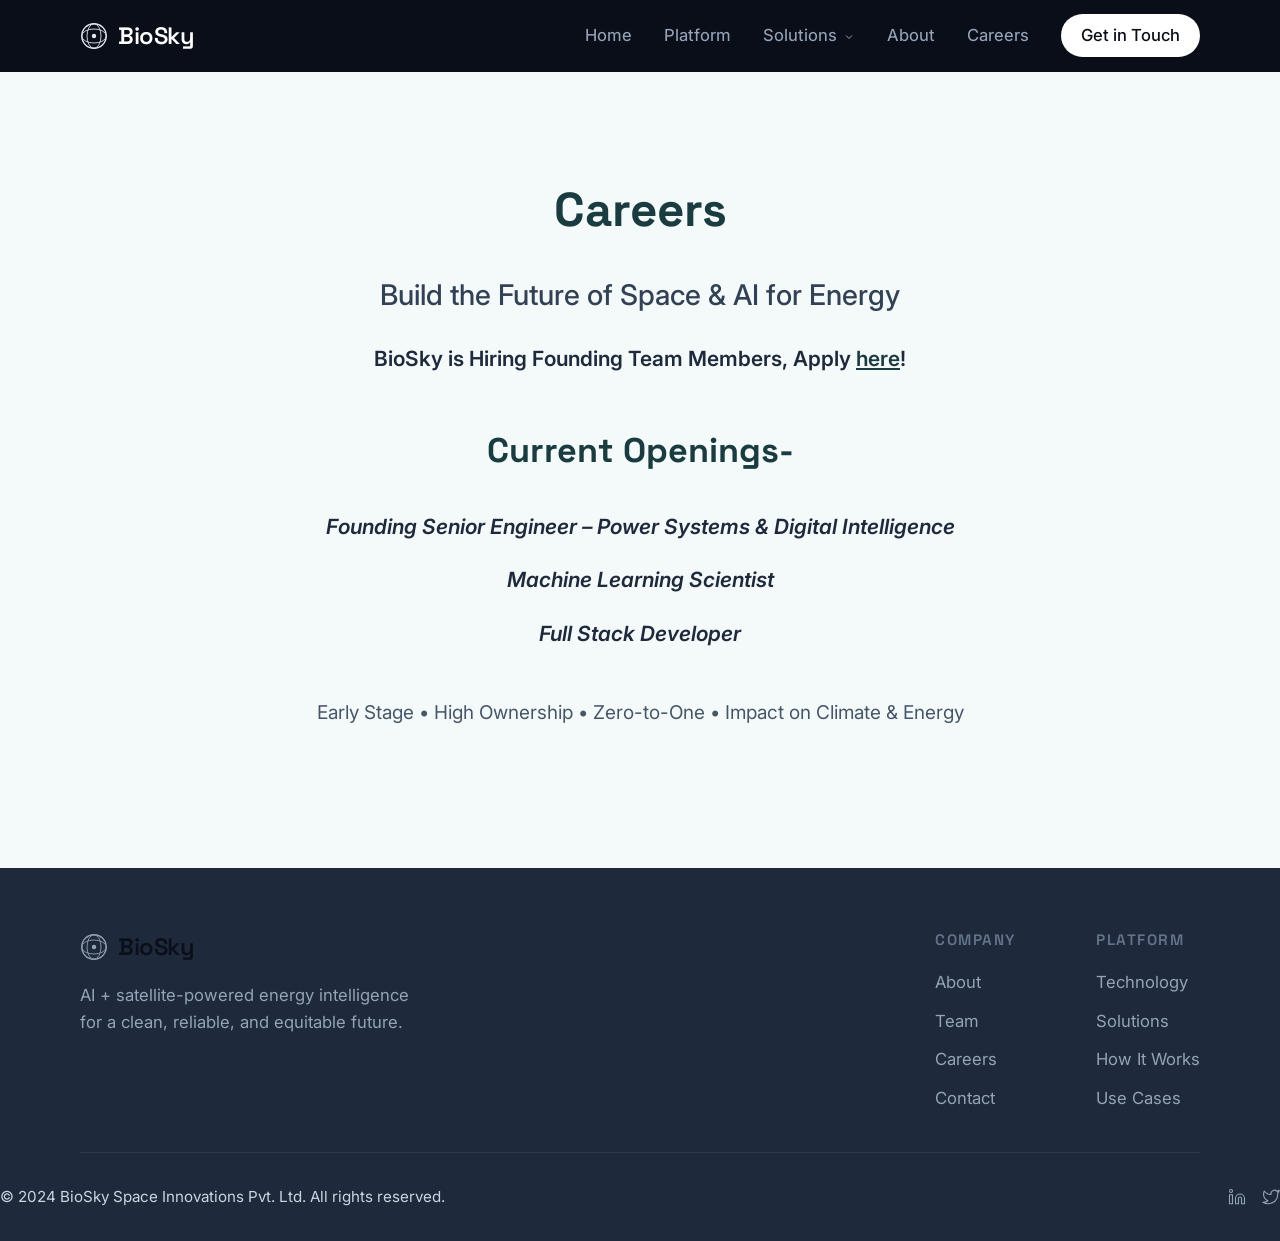
<file: careers.html>
<html lang="en">

<head>
  <meta charset="utf-8" />
  <meta content="width=device-width, initial-scale=1.0" name="viewport" />
  <title>Careers at BioSky — Join the Spacetech Revolution</title>

  <meta
    content="spacetech, AI, satellite imagery, renewable energy forecasting, grid intelligence, climate analytics, decision intelligence"
    name="keywords" />
  <meta content="BioSky Space Innovations Pvt. Ltd." name="author" />
  <link href="https://fonts.googleapis.com" rel="preconnect" />
  <link crossorigin="" href="https://fonts.gstatic.com" rel="preconnect" />
  <link
    href="https://fonts.googleapis.com/css2?family=Inter:wght@300;400;500;600;700;800&amp;family=Space+Grotesk:wght@400;500;600;700&amp;display=swap"
    rel="stylesheet" />
  <link href="style.css" rel="stylesheet" />
  <meta
    content="Join the team at BioSky Space Innovations. We are looking for passionate data scientists, spacetech engineers, and climate analysts to build the future of energy."
    name="description" />
  <meta content="website" property="og:type" />
  <meta content="https://biosky.tech/careers.html" property="og:url" />
  <meta content="Careers at BioSky — Join the Spacetech Revolution" property="og:title" />
  <meta
    content="Join the team at BioSky Space Innovations. We are looking for passionate data scientists, spacetech engineers, and climate analysts to build the future of energy."
    property="og:description" />
  <meta content="https://biosky.tech/assets/satellite.jpg" property="og:image" />
  <meta content="summary_large_image" name="twitter:card" />
  <meta content="https://biosky.tech/careers.html" name="twitter:url" />
  <meta content="Careers at BioSky — Join the Spacetech Revolution" name="twitter:title" />
  <meta
    content="Join the team at BioSky Space Innovations. We are looking for passionate data scientists, spacetech engineers, and climate analysts to build the future of energy."
    name="twitter:description" />
  <meta content="https://biosky.tech/assets/satellite.jpg" name="twitter:image" />
  <link href="https://biosky.tech/careers.html" rel="canonical" />
</head>

<body style="">
  <!-- ===== NAVBAR ===== -->
  <nav class="navbar" id="navbar">
    <div class="nav-container">
      <a class="nav-logo" href="index.html">
        <svg class="logo-icon" fill="none" viewbox="0 0 32 32" xmlns="http://www.w3.org/2000/svg">
          <circle cx="16" cy="16" r="14" stroke="currentColor" stroke-width="1.5"></circle>
          <ellipse cx="16" cy="16" rx="8" ry="14" stroke="currentColor" stroke-width="1"></ellipse>
          <ellipse cx="16" cy="16" rx="14" ry="8" stroke="currentColor" stroke-width="1"></ellipse>
          <circle cx="16" cy="16" fill="currentColor" r="2.5"></circle>
        </svg>
        <span>BioSky</span>
      </a>
      <div class="nav-links" id="navLinks">
        <a class="nav-link" href="index.html">Home</a>
        <a class="nav-link" href="platform.html">Platform</a>
        <div class="nav-dropdown">
          <a class="nav-link" href="solutions.html">Solutions <svg fill="none" height="12" stroke="currentColor"
              stroke-width="2" style="vertical-align: middle; margin-left: 2px;" viewbox="0 0 24 24" width="12">
              <path d="M6 9l6 6 6-6"></path>
            </svg></a>
          <div class="nav-dropdown-content">
            <a href="solar-forecasting.html">Solar Forecasting</a>
            <a href="wind-forecasting.html">Wind Forecasting</a>
          </div>
        </div>
        <a class="nav-link" href="about.html">About</a>
        <a class="nav-link" href="careers.html">Careers</a>
        <a class="nav-link nav-link-cta" href="about.html#contact">Get in Touch</a>
      </div>
      <button aria-label="Toggle navigation" class="nav-toggle" id="navToggle">
        <span></span>
        <span></span>
        <span></span>
      </button>
    </div>
  </nav>
  <div style="height: var(--nav-height); background: var(--white);"></div>
  <!-- ===== CAREERS ===== -->
  <section class="section section-careers" id="careers"
    style="padding-top: 100px; min-height: 80vh; text-align: center; background: #F4FAF9;">
    <div class="container">
      <h2
        style="color: #1A3C40; font-family: var(--font-display); font-size: 2.5rem; margin-bottom: 24px; font-weight: 700;">
        Careers</h2>
      <h3 style="font-size: 1.5rem; color: #334155; margin-bottom: 24px; font-weight: 500;">Build the Future of Space
        &amp; AI for Energy</h3>
      <p style="font-size: 1.1rem; color: #1E293B; margin-bottom: 48px; font-weight: 600;">BioSky is Hiring Founding
        Team Members, Apply <a
          href="https://docs.google.com/forms/d/e/1FAIpQLSfpeBYwlRI37oN46eYg1eewpf276fNq_UDBJPRoCsbuCPsCvg/viewform"
          style="color: #1A3C40; text-decoration: underline;" target="_blank">here</a>!</p>

      <h3
        style="font-family: var(--font-display); font-size: 1.8rem; color: #1A3C40; margin-bottom: 32px; font-weight: 700;">
        Current Openings-</h3>

      <div style="display: flex; flex-direction: column; gap: 20px; align-items: center; margin-bottom: 48px;">
        <h4 style="font-size: 1.1rem; color: #1E293B; font-style: italic; font-weight: 600;">Founding Senior Engineer –
          Power Systems &amp; Digital Intelligence</h4>
        <h4 style="font-size: 1.1rem; color: #1E293B; font-style: italic; font-weight: 600;">Machine Learning Scientist
        </h4>
        <h4 style="font-size: 1.1rem; color: #1E293B; font-style: italic; font-weight: 600;">Full Stack Developer</h4>
      </div>

      <p style="font-size: 1rem; color: #475569;">Early Stage • High Ownership • Zero-to-One • Impact on Climate &amp;
        Energy</p>
    </div>
  </section>
  <!-- ===== FOOTER ===== -->
  <footer class="footer">
    <div class="container">
      <div class="footer-top">
        <div class="footer-brand">
          <a class="nav-logo footer-logo" href="index.html">
            <svg class="logo-icon" fill="none" viewbox="0 0 32 32" xmlns="http://www.w3.org/2000/svg">
              <circle cx="16" cy="16" r="14" stroke="currentColor" stroke-width="1.5"></circle>
              <ellipse cx="16" cy="16" rx="8" ry="14" stroke="currentColor" stroke-width="1"></ellipse>
              <ellipse cx="16" cy="16" rx="14" ry="8" stroke="currentColor" stroke-width="1"></ellipse>
              <circle cx="16" cy="16" fill="currentColor" r="2.5"></circle>
            </svg>
            <span>BioSky</span>
          </a>
          <p>AI + satellite-powered energy intelligence<br />for a clean, reliable, and equitable future.</p>
        </div>
        <div class="footer-links">
          <div class="footer-col">
            <h5>Company</h5>
            <a href="about.html">About</a>
            <a href="about.html#team">Team</a>
            <a href="careers.html">Careers</a>
            <a href="about.html#contact">Contact</a>
          </div>
          <div class="footer-col">
            <h5>Platform</h5>
            <a href="platform.html">Technology</a>
            <a href="solutions.html">Solutions</a>
            <a href="platform.html#how-it-works">How It Works</a>
            <a href="solutions.html#use-cases">Use Cases</a>
          </div>
        </div>
      </div>
    </div>
    <div class="footer-bottom">
      <p>© 2024 BioSky Space Innovations Pvt. Ltd. All rights reserved.</p>
      <div class="footer-social">
        <a aria-label="LinkedIn" href="https://in.linkedin.com/company/bioskyspaceinnovations" target="_blank">
          <svg fill="none" height="18" viewbox="0 0 24 24" width="18">
            <path
              d="M16 8a6 6 0 016 6v7h-4v-7a2 2 0 00-4 0v7h-4v-7a6 6 0 016-6zM2 9h4v12H2zM4 6a2 2 0 100-4 2 2 0 000 4z"
              stroke="currentColor" stroke-linecap="round" stroke-linejoin="round" stroke-width="1.5"></path>
          </svg>
        </a>
        <a aria-label="Website" href="https://biosky.tech" target="_blank">
          <svg fill="none" height="18" viewbox="0 0 24 24" width="18">
            <path
              d="M23 3a10.9 10.9 0 01-3.14 1.53 4.48 4.48 0 00-7.86 3v1A10.66 10.66 0 013 4s-4 9 5 13a11.64 11.64 0 01-7 2c9 5 20 0 20-11.5a4.5 4.5 0 00-.08-.83A7.72 7.72 0 0023 3z"
              stroke="currentColor" stroke-linecap="round" stroke-linejoin="round" stroke-width="1.5"></path>
          </svg>
        </a>
      </div>
    </div>

  </footer>
  <script src="script.js"></script>
  <!-- Code injected by live-server -->
  <script>
    // <![CDATA[  <-- For SVG support
    if ('WebSocket' in window) {
      (function () {
        function refreshCSS() {
          var sheets = [].slice.call(document.getElementsByTagName("link"));
          var head = document.getElementsByTagName("head")[0];
          for (var i = 0; i < sheets.length; ++i) {
            var elem = sheets[i];
            var parent = elem.parentElement || head;
            parent.removeChild(elem);
            var rel = elem.rel;
            if (elem.href && typeof rel != "string" || rel.length == 0 || rel.toLowerCase() == "stylesheet") {
              var url = elem.href.replace(/(&|\?)_cacheOverride=\d+/, '');
              elem.href = url + (url.indexOf('?') >= 0 ? '&' : '?') + '_cacheOverride=' + (new Date().valueOf());
            }
            parent.appendChild(elem);
          }
        }
        var protocol = window.location.protocol === 'http:' ? 'ws://' : 'wss://';
        var address = protocol + window.location.host + window.location.pathname + '/ws';
        var socket = new WebSocket(address);
        socket.onmessage = function (msg) {
          if (msg.data == 'reload') window.location.reload();
          else if (msg.data == 'refreshcss') refreshCSS();
        };
        if (sessionStorage && !sessionStorage.getItem('IsThisFirstTime_Log_From_LiveServer')) {
          console.log('Live reload enabled.');
          sessionStorage.setItem('IsThisFirstTime_Log_From_LiveServer', true);
        }
      })();
    }
    else {
      console.error('Upgrade your browser. This Browser is NOT supported WebSocket for Live-Reloading.');
    }
    // ]]>
  </script>
</body>

</html>
</file>
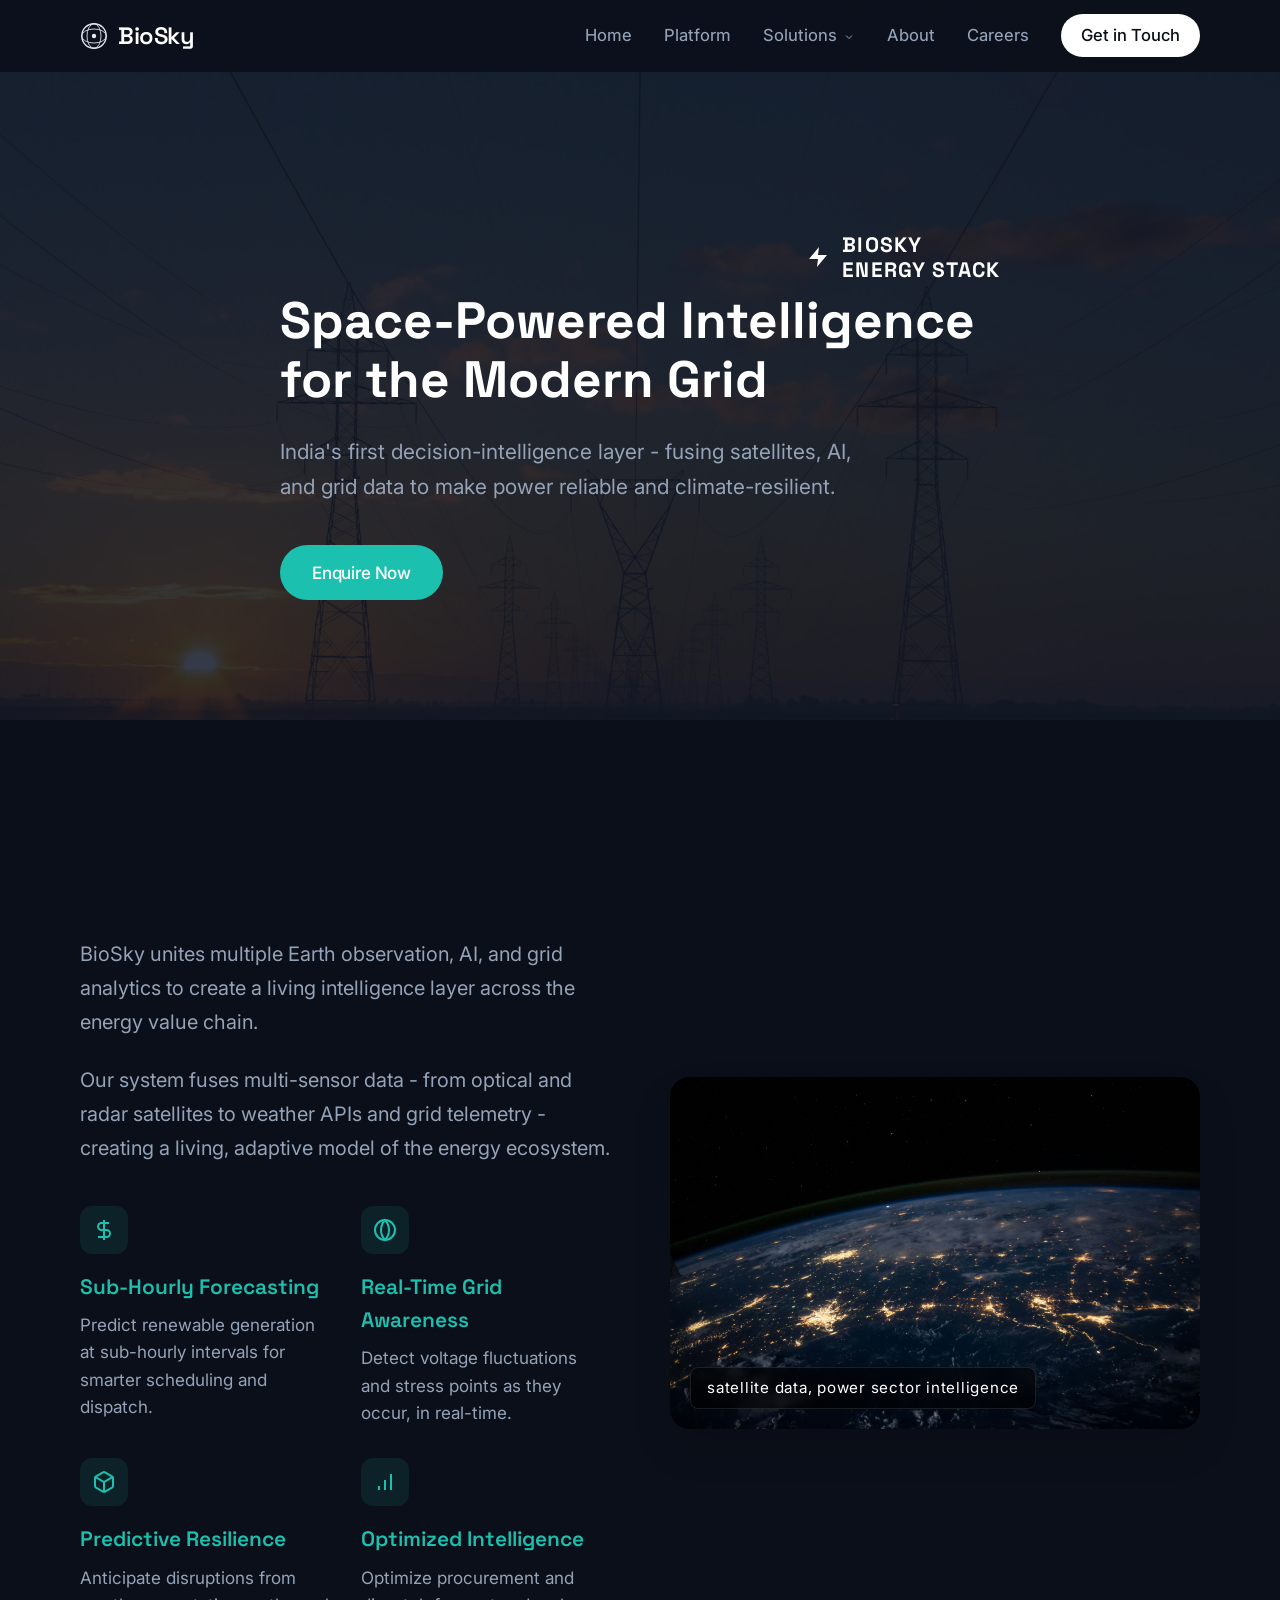
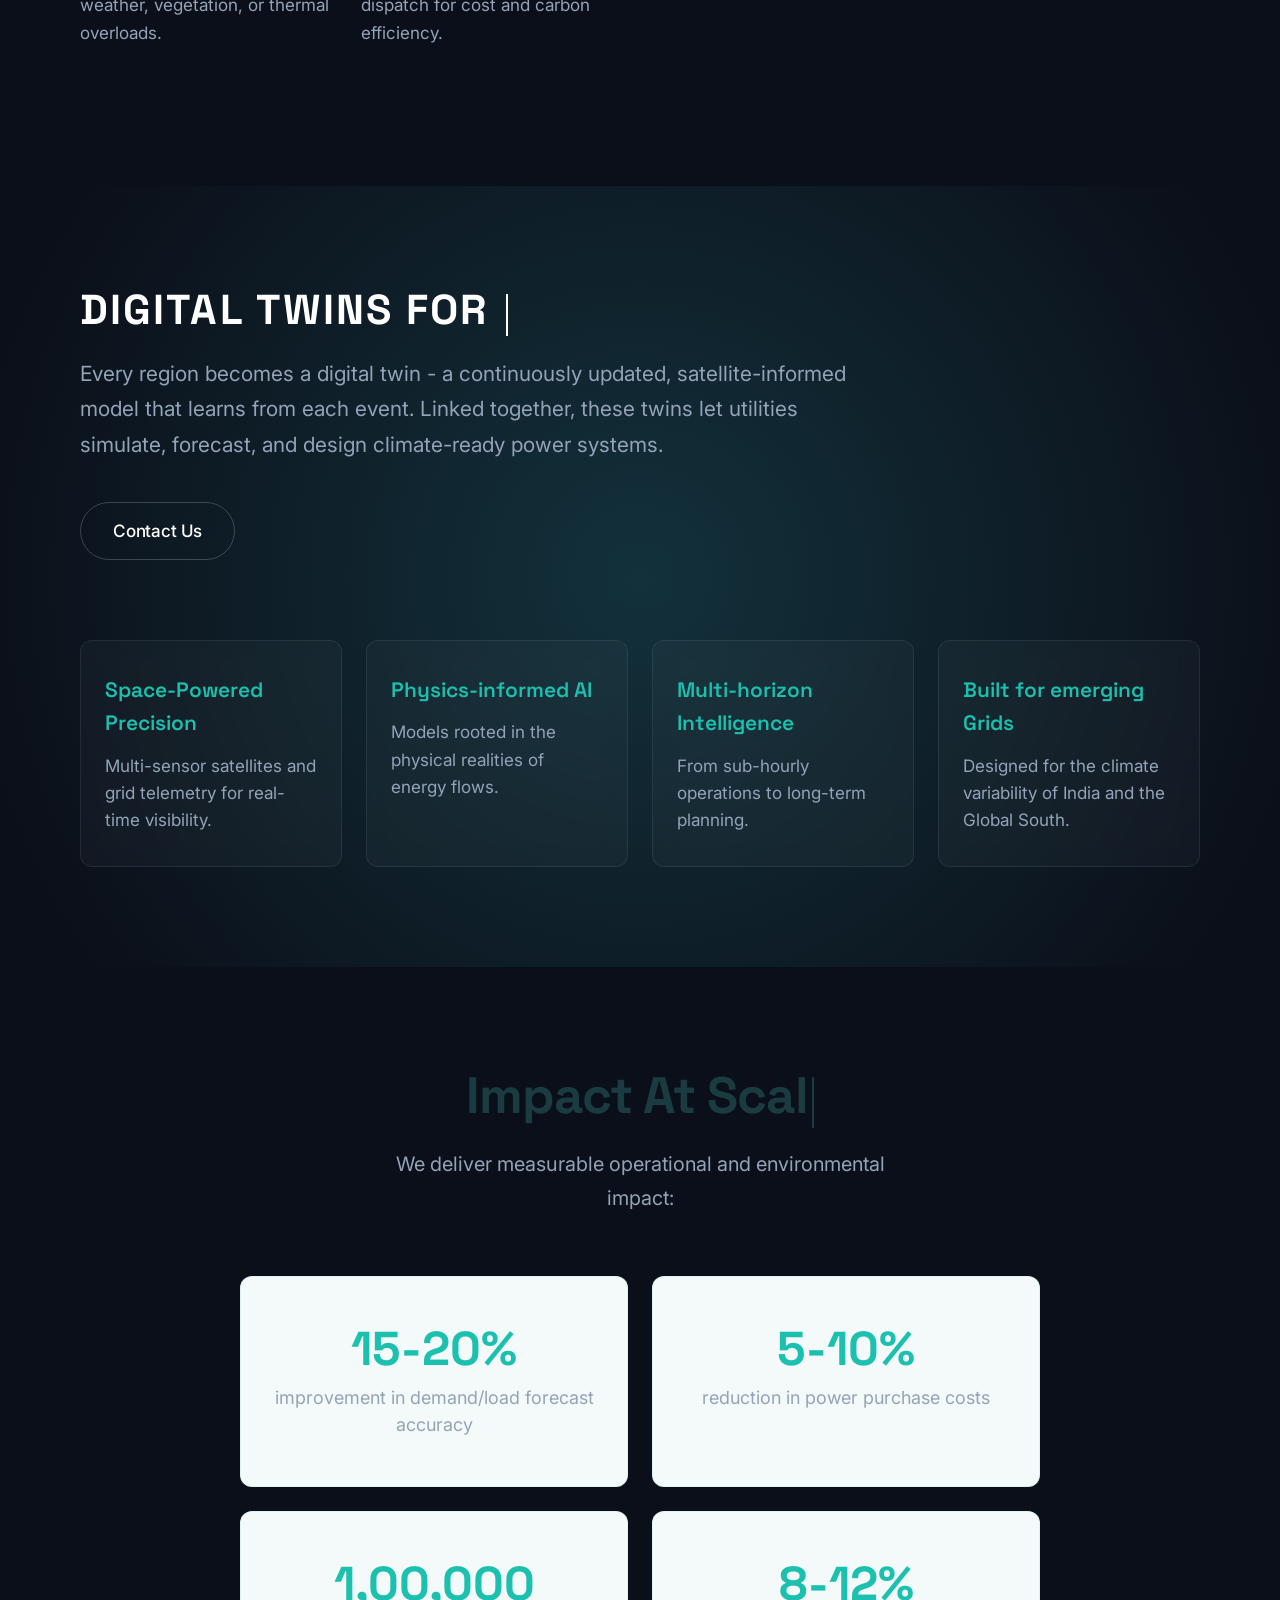
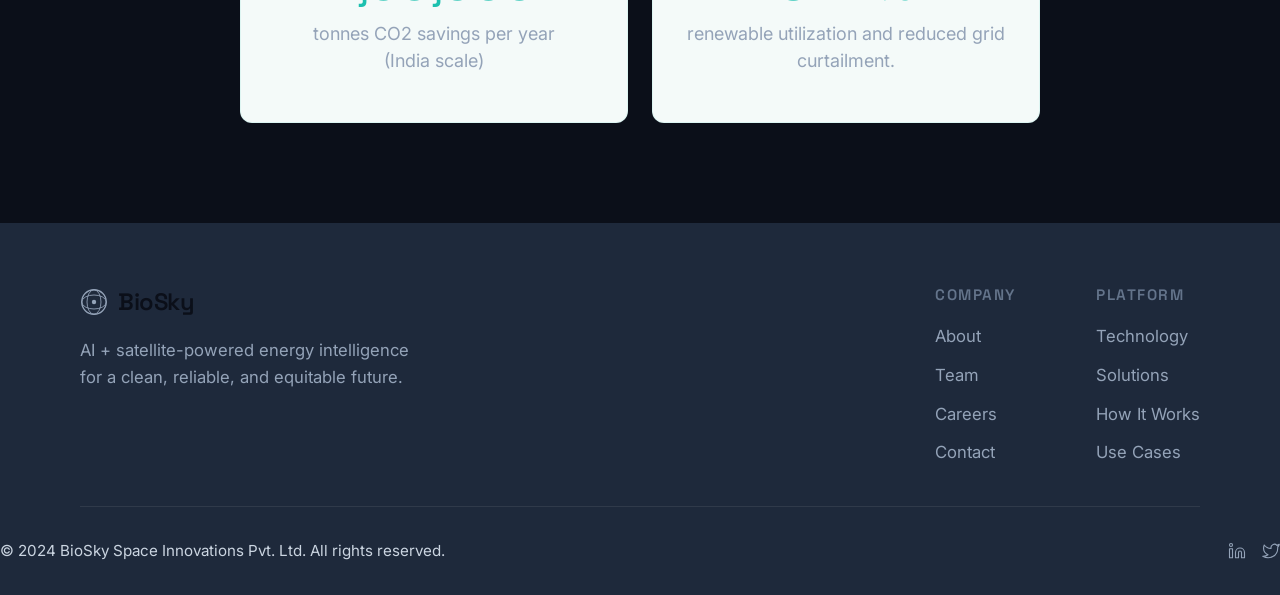
<file: platform.html>
<html lang="en">
<head>
<meta charset="utf-8"/>
<meta content="width=device-width, initial-scale=1.0" name="viewport"/>
<title>BioSky Platform — AI &amp; Satellite Energy Intelligence Stack</title>

<meta content="spacetech, AI, satellite imagery, renewable energy forecasting, grid intelligence, climate analytics, decision intelligence" name="keywords"/>
<meta content="BioSky Space Innovations Pvt. Ltd." name="author"/>
<link href="https://fonts.googleapis.com" rel="preconnect"/>
<link crossorigin="" href="https://fonts.gstatic.com" rel="preconnect"/>
<link href="https://fonts.googleapis.com/css2?family=Inter:wght@300;400;500;600;700;800&amp;family=Space+Grotesk:wght@400;500;600;700&amp;display=swap" rel="stylesheet"/>
<link href="style.css" rel="stylesheet"/>
<meta content="Explore BioSky's core platform: DeepSky Vision, GridMind AI, and ClimateCast. We merge multi-spectral satellite imagery with advanced ML to deliver actionable grid intelligence." name="description"/><meta content="website" property="og:type"/><meta content="https://biosky.tech/platform.html" property="og:url"/><meta content="BioSky Platform — AI &amp; Satellite Energy Intelligence Stack" property="og:title"/><meta content="Explore BioSky's core platform: DeepSky Vision, GridMind AI, and ClimateCast. We merge multi-spectral satellite imagery with advanced ML to deliver actionable grid intelligence." property="og:description"/><meta content="https://biosky.tech/assets/satellite.jpg" property="og:image"/><meta content="summary_large_image" name="twitter:card"/><meta content="https://biosky.tech/platform.html" name="twitter:url"/><meta content="BioSky Platform — AI &amp; Satellite Energy Intelligence Stack" name="twitter:title"/><meta content="Explore BioSky's core platform: DeepSky Vision, GridMind AI, and ClimateCast. We merge multi-spectral satellite imagery with advanced ML to deliver actionable grid intelligence." name="twitter:description"/><meta content="https://biosky.tech/assets/satellite.jpg" name="twitter:image"/><link href="https://biosky.tech/platform.html" rel="canonical"/></head>
<body style="">
<!-- ===== NAVBAR ===== -->
<nav class="navbar" id="navbar">
<div class="nav-container">
<a class="nav-logo" href="index.html">
<svg class="logo-icon" fill="none" viewbox="0 0 32 32" xmlns="http://www.w3.org/2000/svg">
<circle cx="16" cy="16" r="14" stroke="currentColor" stroke-width="1.5"></circle>
<ellipse cx="16" cy="16" rx="8" ry="14" stroke="currentColor" stroke-width="1"></ellipse>
<ellipse cx="16" cy="16" rx="14" ry="8" stroke="currentColor" stroke-width="1"></ellipse>
<circle cx="16" cy="16" fill="currentColor" r="2.5"></circle>
</svg>
<span>BioSky</span>
</a>
<div class="nav-links" id="navLinks">
<a class="nav-link" href="index.html">Home</a>
<a class="nav-link" href="platform.html">Platform</a>
<div class="nav-dropdown">
<a class="nav-link" href="solutions.html">Solutions <svg fill="none" height="12" stroke="currentColor" stroke-width="2" style="vertical-align: middle; margin-left: 2px;" viewbox="0 0 24 24" width="12"><path d="M6 9l6 6 6-6"></path></svg></a>
<div class="nav-dropdown-content">
<a href="solar-forecasting.html">Solar Forecasting</a>
<a href="wind-forecasting.html">Wind Forecasting</a>
</div>
</div>
<a class="nav-link" href="about.html">About</a>
<a class="nav-link" href="careers.html">Careers</a>
<a class="nav-link nav-link-cta" href="about.html#contact">Get in Touch</a>
</div>
<button aria-label="Toggle navigation" class="nav-toggle" id="navToggle">
<span></span>
<span></span>
<span></span>
</button>
</div>
</nav>
<!-- ===== PLATFORM HERO ===== -->
<section class="platform-hero">
<div class="platform-hero-bg"></div>
<div class="container platform-hero-content">
<div class="platform-hero-header">
<div class="platform-badge-logo">
<svg fill="currentColor" viewbox="0 0 24 24">
<path d="M13 2L3 14h9l-1 8 10-12h-9l1-8z"></path>
</svg>
          BIOSKY<br/>ENERGY STACK
        </div>
</div>
<h1 class="platform-hero-title">Space-Powered Intelligence for the Modern Grid</h1>
<p class="platform-hero-subtitle">India's first decision-intelligence layer - fusing satellites, AI, and grid data to make power reliable and climate-resilient.</p>
<a class="btn btn-primary" href="about.html#contact" style="background: var(--accent-blue); color: #fff;">Enquire Now</a>
</div>
</section>
<!-- ===== SHIFT SECTION ===== -->
<section class="section platform-shift">
<div class="container shift-container">
<div class="shift-left">
<h2 class="section-title shift-title">A Space-Powered Shift in Energy Intelligence</h2>
<p class="shift-desc">BioSky unites multiple Earth observation, AI, and grid analytics to create a living intelligence layer across the energy value chain.</p>
<p class="shift-desc">Our system fuses multi-sensor data - from optical and radar satellites to weather APIs and grid telemetry - creating a living, adaptive model of the energy ecosystem.</p>
<div class="shift-features">
<div class="shift-feature">
<div class="feature-icon">
<svg fill="none" stroke="currentColor" stroke-width="2" viewbox="0 0 24 24"><path d="M12 2v20M17 5H9.5a3.5 3.5 0 0 0 0 7h5a3.5 3.5 0 0 1 0 7H6"></path></svg>
</div>
<div>
<h4>Sub-Hourly Forecasting</h4>
<p>Predict renewable generation at sub-hourly intervals for smarter scheduling and dispatch.</p>
</div>
</div>
<div class="shift-feature">
<div class="feature-icon">
<svg fill="none" stroke="currentColor" stroke-width="2" viewbox="0 0 24 24"><circle cx="12" cy="12" r="10"></circle><path d="M12 2a15.3 15.3 0 0 1 4 10 15.3 15.3 0 0 1-4 10 15.3 15.3 0 0 1-4-10 15.3 15.3 0 0 1 4-10z"></path></svg>
</div>
<div>
<h4>Real-Time Grid Awareness</h4>
<p>Detect voltage fluctuations and stress points as they occur, in real-time.</p>
</div>
</div>
<div class="shift-feature">
<div class="feature-icon">
<svg fill="none" stroke="currentColor" stroke-width="2" viewbox="0 0 24 24"><path d="M21 16V8a2 2 0 0 0-1-1.73l-7-4a2 2 0 0 0-2 0l-7 4A2 2 0 0 0 3 8v8a2 2 0 0 0 1 1.73l7 4a2 2 0 0 0 2 0l7-4A2 2 0 0 0 21 16z"></path><polyline points="3.27 6.96 12 12.01 20.73 6.96"></polyline><line x1="12" x2="12" y1="22.08" y2="12"></line></svg>
</div>
<div>
<h4>Predictive Resilience</h4>
<p>Anticipate disruptions from weather, vegetation, or thermal overloads.</p>
</div>
</div>
<div class="shift-feature">
<div class="feature-icon">
<svg fill="none" stroke="currentColor" stroke-width="2" viewbox="0 0 24 24"><path d="M12 20V10"></path><path d="M18 20V4"></path><path d="M6 20v-4"></path></svg>
</div>
<div>
<h4>Optimized Intelligence</h4>
<p>Optimize procurement and dispatch for cost and carbon efficiency.</p>
</div>
</div>
</div>
</div>
<div class="shift-right">
<div class="shift-image-wrapper">
<img alt="Earth from space" src="assets/earth_orbit.jpg"/>
<div class="shift-image-caption">satellite data, power sector intelligence</div>
</div>
</div>
</div>
</section>
<!-- ===== DIGITAL TWINS ===== -->
<section class="section platform-twins">
<div class="twins-bg"></div>
<div class="container twins-content">
<h2 class="section-title text-white twins-title">DIGITAL TWINS FOR GRID RESILIENCE</h2>
<p class="twins-subtitle">Every region becomes a digital twin - a continuously updated, satellite-informed model that learns from each event. Linked together, these twins let utilities simulate, forecast, and design climate-ready power systems.</p>
<a class="btn btn-secondary twins-btn" href="about.html#contact">Contact Us</a>
<div class="twins-grid">
<div class="twin-card">
<h4>Space-Powered Precision</h4>
<p>Multi-sensor satellites and grid telemetry for real-time visibility.</p>
</div>
<div class="twin-card">
<h4>Physics-informed AI</h4>
<p>Models rooted in the physical realities of energy flows.</p>
</div>
<div class="twin-card">
<h4>Multi-horizon Intelligence</h4>
<p>From sub-hourly operations to long-term planning.</p>
</div>
<div class="twin-card">
<h4>Built for emerging Grids</h4>
<p>Designed for the climate variability of India and the Global South.</p>
</div>
</div>
</div>
</section>
<!-- ===== IMPACT AT SCALE ===== -->
<section class="section platform-impact">
<div class="container text-center">
<h2 class="section-title center impact-main-title">Impact At Scale</h2>
<p class="section-desc center impact-main-desc">We deliver measurable operational and environmental impact:</p>
<div class="impact-cards-grid">
<div class="impact-box">
<div class="impact-value">15-20%</div>
<p>improvement in demand/load forecast accuracy</p>
</div>
<div class="impact-box">
<div class="impact-value">5-10%</div>
<p>reduction in power purchase costs</p>
</div>
<div class="impact-box">
<div class="impact-value">1,00,000</div>
<p>tonnes CO2 savings per year<br/>(India scale)</p>
</div>
<div class="impact-box">
<div class="impact-value">8-12%</div>
<p>renewable utilization and reduced grid curtailment.</p>
</div>
</div>
</div>
</section>
<!-- ===== FOOTER ===== -->
<footer class="footer">
<div class="container">
<div class="footer-top">
<div class="footer-brand">
<a class="nav-logo footer-logo" href="index.html">
<svg class="logo-icon" fill="none" viewbox="0 0 32 32" xmlns="http://www.w3.org/2000/svg">
<circle cx="16" cy="16" r="14" stroke="currentColor" stroke-width="1.5"></circle>
<ellipse cx="16" cy="16" rx="8" ry="14" stroke="currentColor" stroke-width="1"></ellipse>
<ellipse cx="16" cy="16" rx="14" ry="8" stroke="currentColor" stroke-width="1"></ellipse>
<circle cx="16" cy="16" fill="currentColor" r="2.5"></circle>
</svg>
<span>BioSky</span>
</a>
<p>AI + satellite-powered energy intelligence<br/>for a clean, reliable, and equitable future.</p>
</div>
<div class="footer-links">
<div class="footer-col">
<h5>Company</h5>
<a href="about.html">About</a>
<a href="about.html#team">Team</a>
<a href="careers.html">Careers</a>
<a href="about.html#contact">Contact</a>
</div>
<div class="footer-col">
<h5>Platform</h5>
<a href="platform.html">Technology</a>
<a href="solutions.html">Solutions</a>
<a href="platform.html#how-it-works">How It Works</a>
<a href="solutions.html#use-cases">Use Cases</a>
</div>
</div>
</div>
</div>
<div class="footer-bottom">
<p>© 2024 BioSky Space Innovations Pvt. Ltd. All rights reserved.</p>
<div class="footer-social">
<a aria-label="LinkedIn" href="https://in.linkedin.com/company/bioskyspaceinnovations" target="_blank">
<svg fill="none" height="18" viewbox="0 0 24 24" width="18">
<path d="M16 8a6 6 0 016 6v7h-4v-7a2 2 0 00-4 0v7h-4v-7a6 6 0 016-6zM2 9h4v12H2zM4 6a2 2 0 100-4 2 2 0 000 4z" stroke="currentColor" stroke-linecap="round" stroke-linejoin="round" stroke-width="1.5"></path>
</svg>
</a>
<a aria-label="Website" href="https://biosky.tech" target="_blank">
<svg fill="none" height="18" viewbox="0 0 24 24" width="18">
<path d="M23 3a10.9 10.9 0 01-3.14 1.53 4.48 4.48 0 00-7.86 3v1A10.66 10.66 0 013 4s-4 9 5 13a11.64 11.64 0 01-7 2c9 5 20 0 20-11.5a4.5 4.5 0 00-.08-.83A7.72 7.72 0 0023 3z" stroke="currentColor" stroke-linecap="round" stroke-linejoin="round" stroke-width="1.5"></path>
</svg>
</a>
</div>
</div>

</footer>
<script src="script.js"></script>
<!-- Code injected by live-server -->
<script>
    // <![CDATA[  <-- For SVG support
    if ('WebSocket' in window) {
      (function () {
        function refreshCSS() {
          var sheets = [].slice.call(document.getElementsByTagName("link"));
          var head = document.getElementsByTagName("head")[0];
          for (var i = 0; i < sheets.length; ++i) {
            var elem = sheets[i];
            var parent = elem.parentElement || head;
            parent.removeChild(elem);
            var rel = elem.rel;
            if (elem.href && typeof rel != "string" || rel.length == 0 || rel.toLowerCase() == "stylesheet") {
              var url = elem.href.replace(/(&|\?)_cacheOverride=\d+/, '');
              elem.href = url + (url.indexOf('?') >= 0 ? '&' : '?') + '_cacheOverride=' + (new Date().valueOf());
            }
            parent.appendChild(elem);
          }
        }
        var protocol = window.location.protocol === 'http:' ? 'ws://' : 'wss://';
        var address = protocol + window.location.host + window.location.pathname + '/ws';
        var socket = new WebSocket(address);
        socket.onmessage = function (msg) {
          if (msg.data == 'reload') window.location.reload();
          else if (msg.data == 'refreshcss') refreshCSS();
        };
        if (sessionStorage && !sessionStorage.getItem('IsThisFirstTime_Log_From_LiveServer')) {
          console.log('Live reload enabled.');
          sessionStorage.setItem('IsThisFirstTime_Log_From_LiveServer', true);
        }
      })();
    }
    else {
      console.error('Upgrade your browser. This Browser is NOT supported WebSocket for Live-Reloading.');
    }
    // ]]>
  </script>
</body>
</html>
</file>
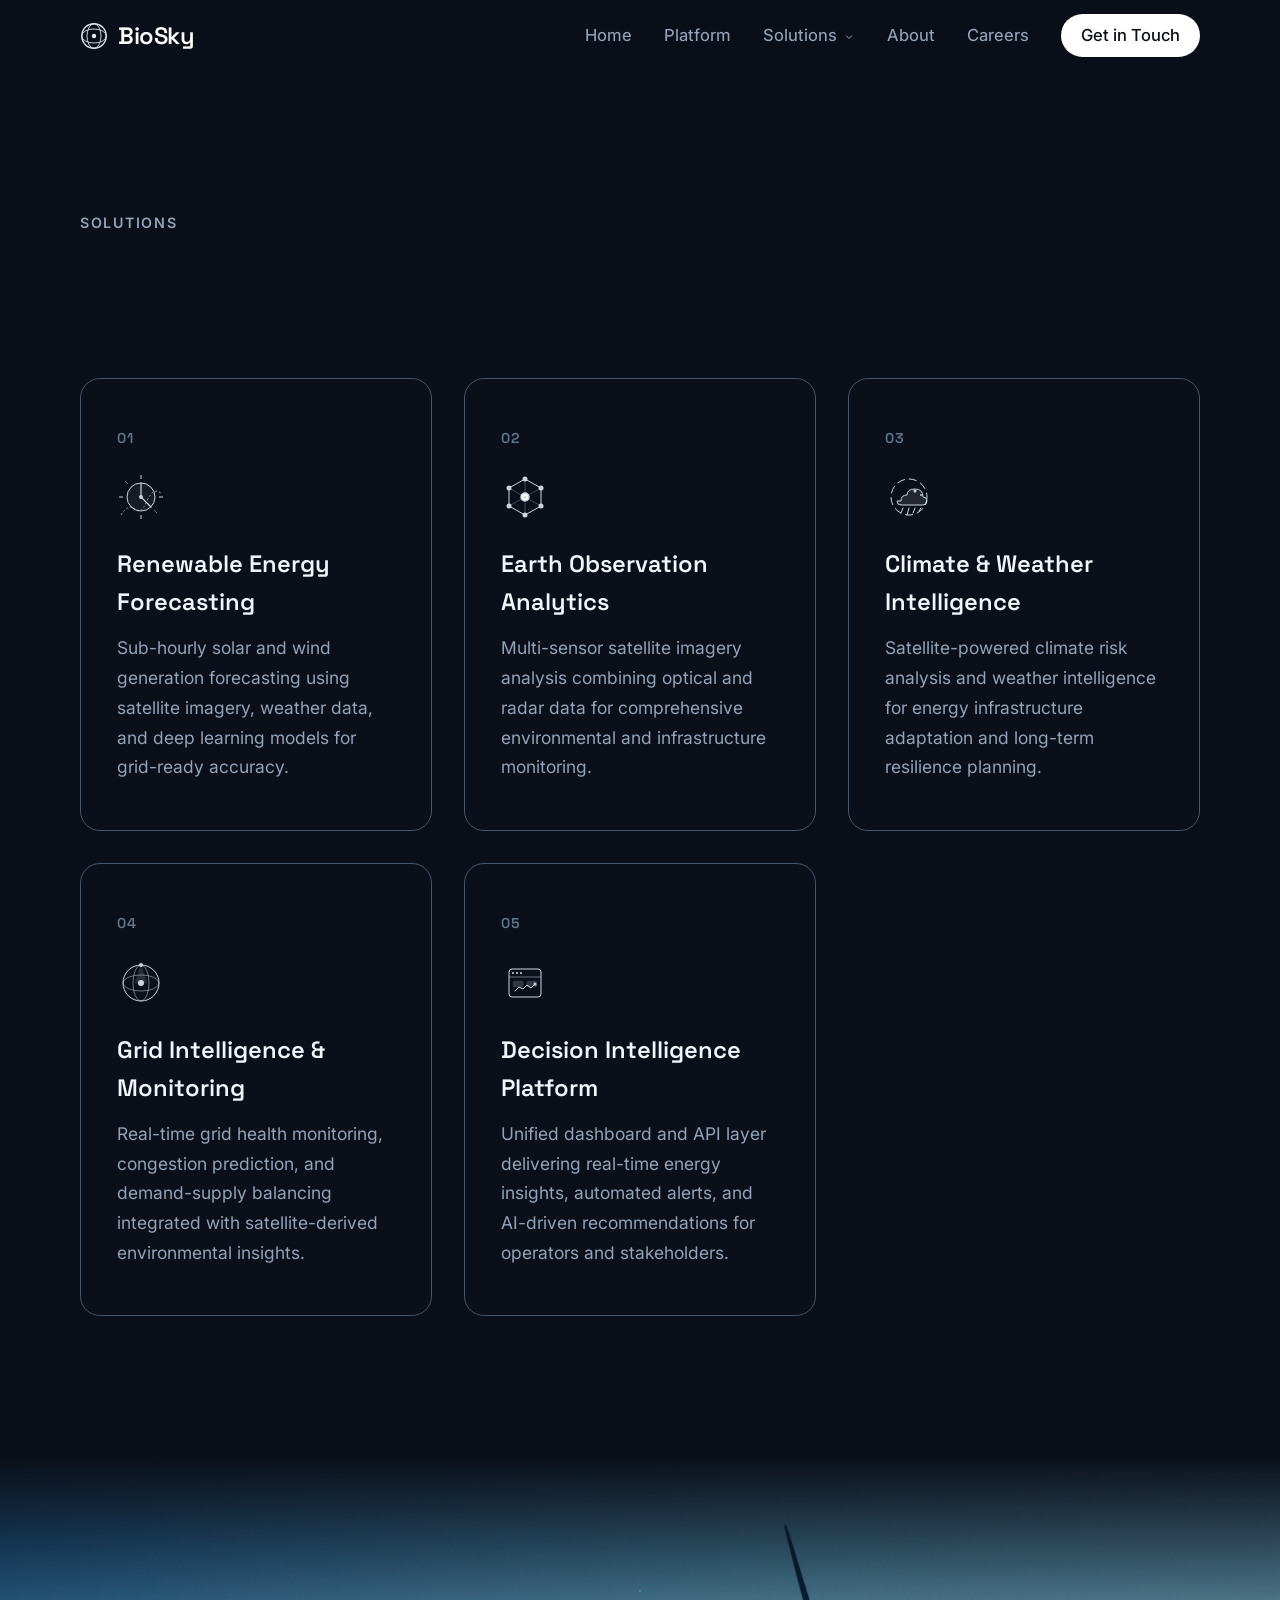
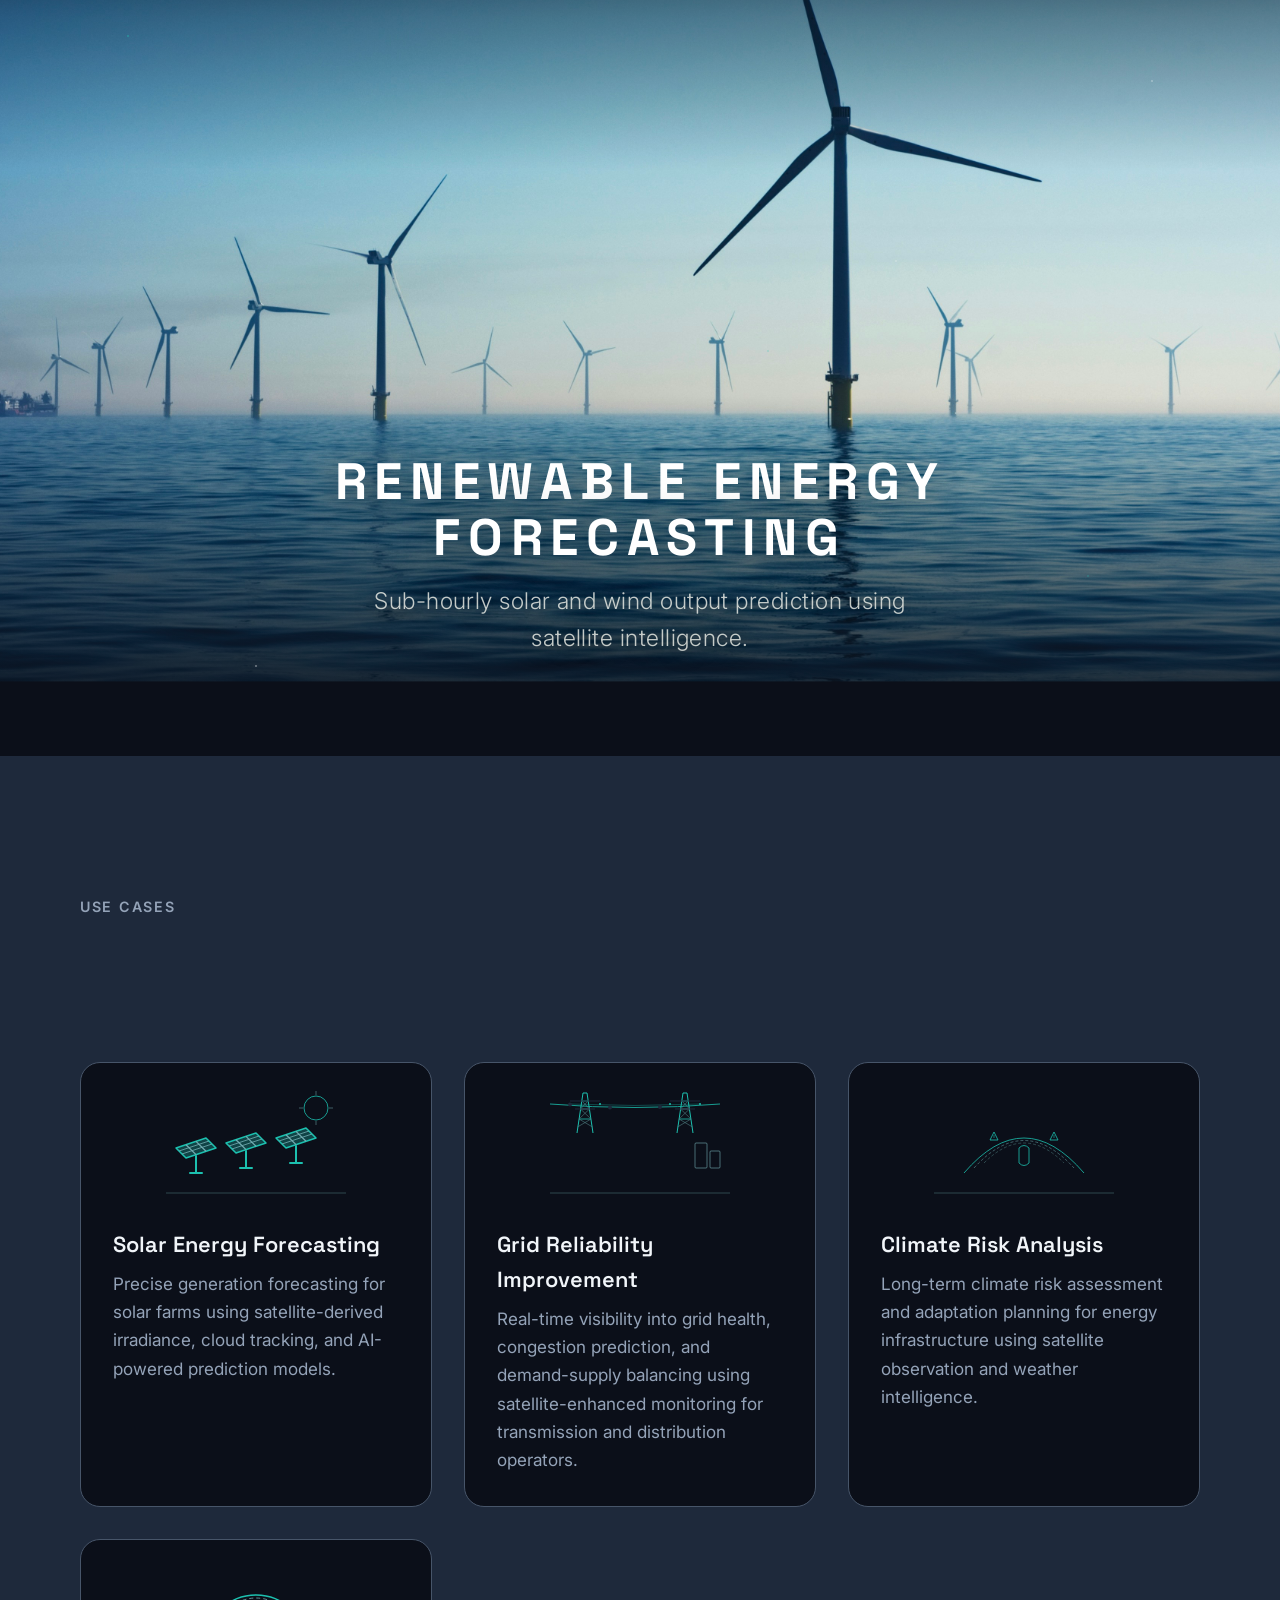
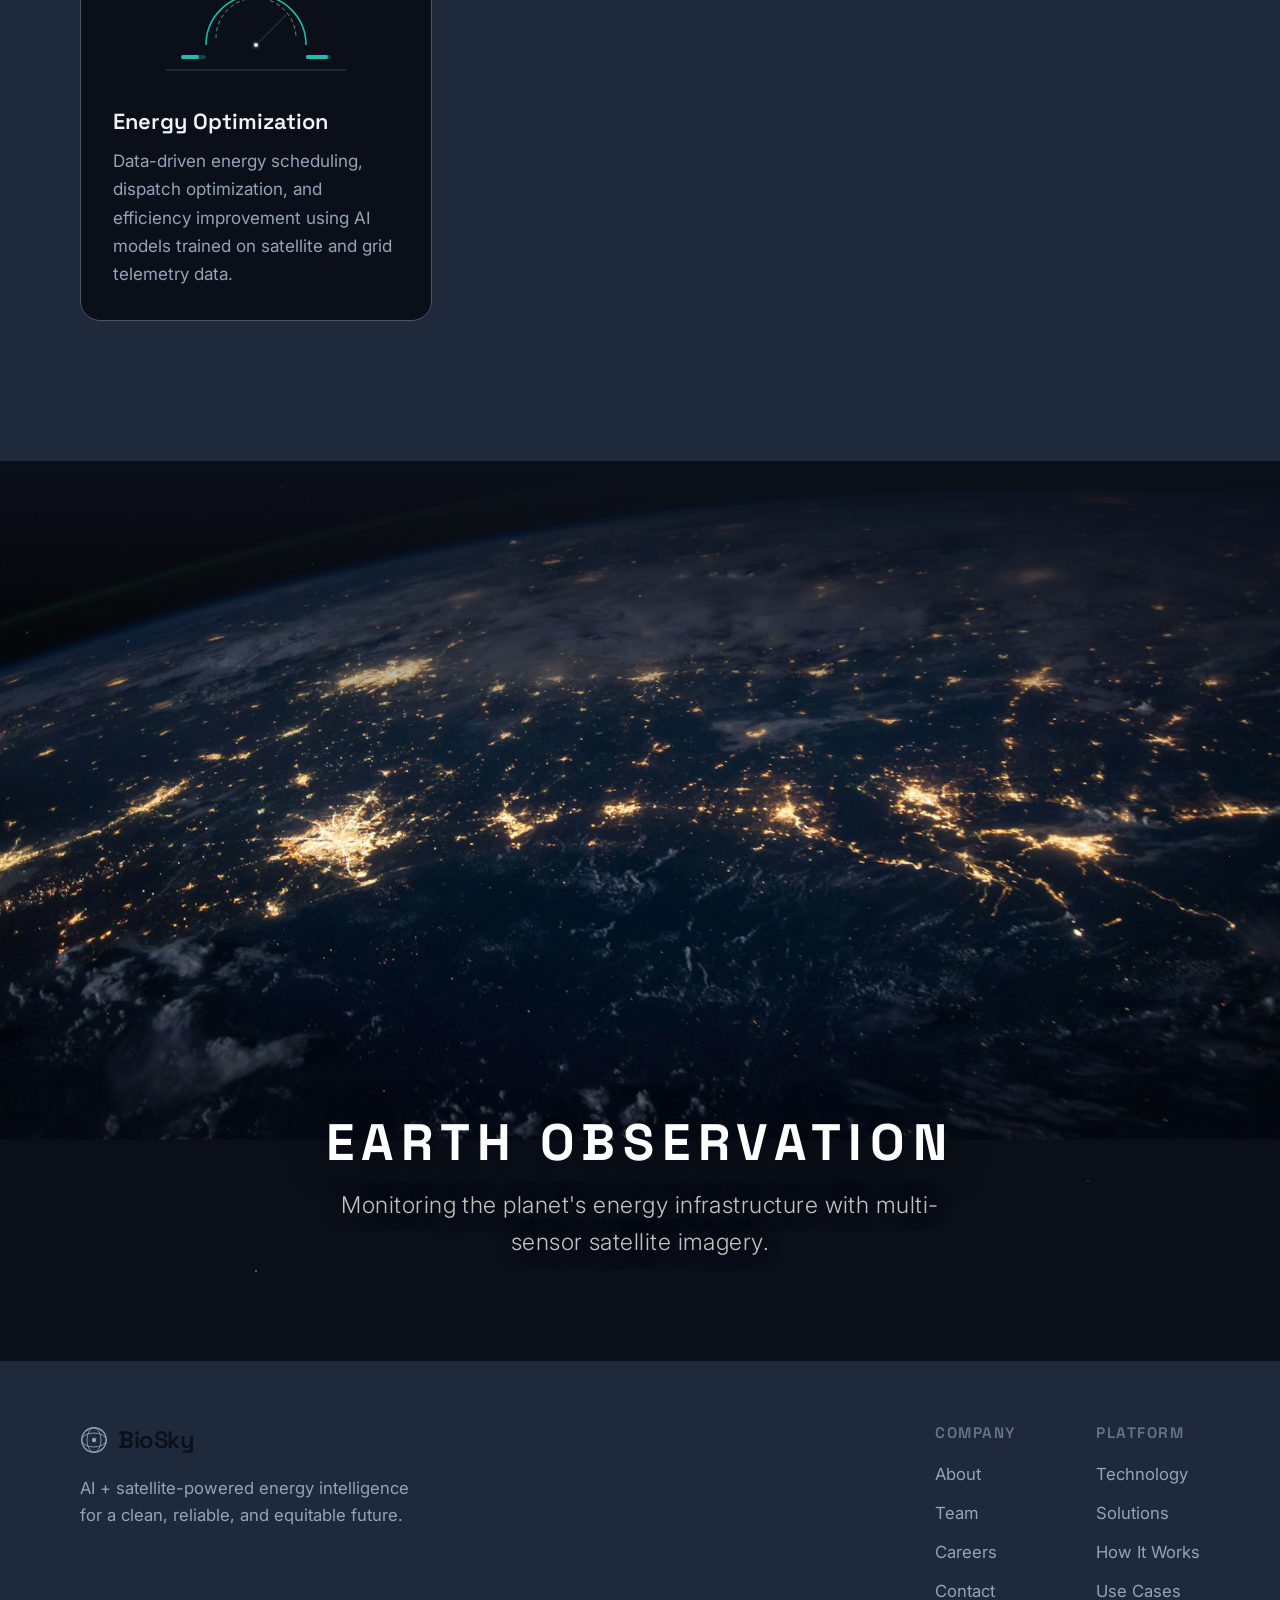
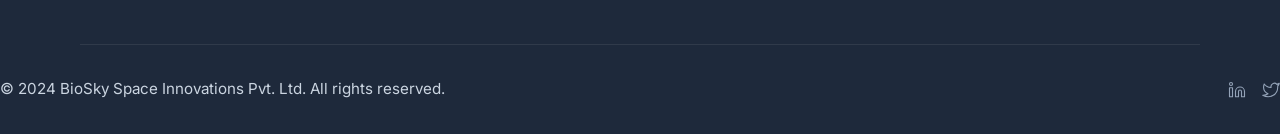
<file: solutions.html>
<html lang="en">
<head>
<meta charset="utf-8"/>
<meta content="width=device-width, initial-scale=1.0" name="viewport"/>
<title>BioSky Solutions — Solar, Wind &amp; Grid Forecasting</title>

<meta content="spacetech, AI, satellite imagery, renewable energy forecasting, grid intelligence, climate analytics, decision intelligence" name="keywords"/>
<meta content="BioSky Space Innovations Pvt. Ltd." name="author"/>
<link href="https://fonts.googleapis.com" rel="preconnect"/>
<link crossorigin="" href="https://fonts.gstatic.com" rel="preconnect"/>
<link href="https://fonts.googleapis.com/css2?family=Inter:wght@300;400;500;600;700;800&amp;family=Space+Grotesk:wght@400;500;600;700&amp;display=swap" rel="stylesheet"/>
<link href="style.css" rel="stylesheet"/>
<meta content="Discover BioSky's solutions for grid operators, energy traders, and renewable developers. We provide high-accuracy solar forecasting, wind forecasting, and anomaly detection." name="description"/><meta content="website" property="og:type"/><meta content="https://biosky.tech/solutions.html" property="og:url"/><meta content="BioSky Solutions — Solar, Wind &amp; Grid Forecasting" property="og:title"/><meta content="Discover BioSky's solutions for grid operators, energy traders, and renewable developers. We provide high-accuracy solar forecasting, wind forecasting, and anomaly detection." property="og:description"/><meta content="https://biosky.tech/assets/satellite.jpg" property="og:image"/><meta content="summary_large_image" name="twitter:card"/><meta content="https://biosky.tech/solutions.html" name="twitter:url"/><meta content="BioSky Solutions — Solar, Wind &amp; Grid Forecasting" name="twitter:title"/><meta content="Discover BioSky's solutions for grid operators, energy traders, and renewable developers. We provide high-accuracy solar forecasting, wind forecasting, and anomaly detection." name="twitter:description"/><meta content="https://biosky.tech/assets/satellite.jpg" name="twitter:image"/><link href="https://biosky.tech/solutions.html" rel="canonical"/></head>
<body style="">
<!-- ===== NAVBAR ===== -->
<nav class="navbar" id="navbar">
<div class="nav-container">
<a class="nav-logo" href="index.html">
<svg class="logo-icon" fill="none" viewbox="0 0 32 32" xmlns="http://www.w3.org/2000/svg">
<circle cx="16" cy="16" r="14" stroke="currentColor" stroke-width="1.5"></circle>
<ellipse cx="16" cy="16" rx="8" ry="14" stroke="currentColor" stroke-width="1"></ellipse>
<ellipse cx="16" cy="16" rx="14" ry="8" stroke="currentColor" stroke-width="1"></ellipse>
<circle cx="16" cy="16" fill="currentColor" r="2.5"></circle>
</svg>
<span>BioSky</span>
</a>
<div class="nav-links" id="navLinks">
<a class="nav-link" href="index.html">Home</a>
<a class="nav-link" href="platform.html">Platform</a>
<div class="nav-dropdown">
<a class="nav-link" href="solutions.html">Solutions <svg fill="none" height="12" stroke="currentColor" stroke-width="2" style="vertical-align: middle; margin-left: 2px;" viewbox="0 0 24 24" width="12"><path d="M6 9l6 6 6-6"></path></svg></a>
<div class="nav-dropdown-content">
<a href="solar-forecasting.html">Solar Forecasting</a>
<a href="wind-forecasting.html">Wind Forecasting</a>
</div>
</div>
<a class="nav-link" href="about.html">About</a>
<a class="nav-link" href="careers.html">Careers</a>
<a class="nav-link nav-link-cta" href="about.html#contact">Get in Touch</a>
</div>
<button aria-label="Toggle navigation" class="nav-toggle" id="navToggle">
<span></span>
<span></span>
<span></span>
</button>
</div>
</nav>
<div style="height: var(--nav-height); background: var(--white);"></div>
<!-- ===== SOLUTIONS ===== -->
<section class="section section-solutions" id="solutions">
<div class="container">
<div class="section-label">Solutions</div>
<h2 class="section-title typed" data-original-html="Intelligence for every layer&lt;br&gt;of the energy ecosystem.">Intelligence for every
        layer<br/>of the energy ecosystem.<span class="typewriter-cursor"></span></h2>
<div class="solutions-grid">
<div class="solution-card reveal-item revealed">
<div class="solution-number">01</div>
<div class="solution-icon">
<svg fill="none" viewbox="0 0 48 48">
<!-- Detailed Solution 1: Forecasting -->
<circle cx="24" cy="24" fill="rgba(255,255,255,0.05)" r="14" stroke="currentColor" stroke-width="1">
</circle>
<path d="M24 10 V24 L34 34" stroke="currentColor" stroke-linecap="round" stroke-width="1.2"></path>
<circle cx="24" cy="24" fill="currentColor" r="2"></circle>
<!-- Dynamic Rays -->
<line stroke="currentColor" stroke-width="1" x1="24" x2="24" y1="2" y2="6"></line>
<line stroke="currentColor" stroke-width="1" x1="24" x2="24" y1="42" y2="46"></line>
<line stroke="currentColor" stroke-width="1" x1="2" x2="6" y1="24" y2="24"></line>
<line stroke="currentColor" stroke-width="1" x1="42" x2="46" y1="24" y2="24"></line>
<line stroke="currentColor" stroke-width="0.5" x1="8" x2="11" y1="8" y2="11"></line>
<line stroke="currentColor" stroke-width="0.5" x1="40" x2="37" y1="40" y2="37"></line>
<!-- Forecast Graph -->
<path d="M4 42 Q12 30 18 36 Q24 42 30 28 Q36 14 44 20" fill="none" opacity="0.7" stroke="currentColor" stroke-dasharray="2 2" stroke-width="1"></path>
</svg>
</div>
<h3>Renewable Energy Forecasting</h3>
<p>Sub-hourly solar and wind generation forecasting using satellite imagery, weather data, and
            deep learning models for grid-ready accuracy.</p>
</div>
<div class="solution-card reveal-item revealed">
<div class="solution-number">02</div>
<div class="solution-icon">
<svg fill="none" viewbox="0 0 48 48">
<!-- Detailed Solution 2: Grid Intelligence -->
<!-- Hexagon Structure -->
<path d="M24 6 L40 15 L40 33 L24 42 L8 33 L8 15 Z" fill="none" stroke="currentColor" stroke-width="1">
</path>
<path d="M24 6 L24 24 M40 15 L24 24 M40 33 L24 24 M24 42 L24 24 M8 33 L24 24 M8 15 L24 24" opacity="0.6" stroke="currentColor" stroke-width="0.5"></path>
<!-- Nodes -->
<circle cx="24" cy="6" fill="currentColor" r="2.5"></circle>
<circle cx="40" cy="15" fill="currentColor" r="2.5"></circle>
<circle cx="40" cy="33" fill="currentColor" r="2.5"></circle>
<circle cx="24" cy="42" fill="currentColor" r="2.5"></circle>
<circle cx="8" cy="33" fill="currentColor" r="2.5"></circle>
<circle cx="8" cy="15" fill="currentColor" r="2.5"></circle>
<circle cx="24" cy="24" fill="#ffffff" r="4" stroke="currentColor" stroke-width="1.5"></circle>
<circle cx="24" cy="24" fill="currentColor" r="1.5"></circle>
</svg>
</div>
<h3>Earth Observation Analytics</h3>
<p>Multi-sensor satellite imagery analysis combining optical and radar data for
            comprehensive environmental and infrastructure monitoring.</p>
</div>
<div class="solution-card reveal-item revealed">
<div class="solution-number">03</div>
<div class="solution-icon">
<svg fill="none" viewbox="0 0 48 48">
<!-- Detailed Solution 3: Climate Analytics -->
<!-- Abstract Earth/Weather -->
<circle cx="24" cy="24" fill="none" r="18" stroke="currentColor" stroke-dasharray="8 4" stroke-width="1">
</circle>
<!-- Cloud -->
<path d="M16 28 Q16 22 22 22 Q22 16 30 16 Q38 16 38 24 Q42 24 42 28 Q42 32 38 32 H16 Q12 32 12 28 Z" fill="rgba(255,255,255,0.1)" stroke="currentColor" stroke-width="1"></path>
<!-- Precipitation / Data -->
<line stroke="currentColor" stroke-linecap="round" stroke-width="1" x1="18" x2="16" y1="35" y2="40">
</line>
<line stroke="currentColor" stroke-linecap="round" stroke-width="1" x1="24" x2="22" y1="35" y2="42">
</line>
<line stroke="currentColor" stroke-linecap="round" stroke-width="1" x1="30" x2="28" y1="35" y2="40">
</line>
<line stroke="currentColor" stroke-linecap="round" stroke-width="1" x1="36" x2="34" y1="35" y2="38">
</line>
<!-- Data nodes -->
<circle cx="30" cy="18" fill="currentColor" r="1.5"></circle>
<circle cx="36" cy="22" fill="currentColor" r="1"></circle>
</svg>
</div>
<h3>Climate &amp; Weather Intelligence</h3>
<p>Satellite-powered climate risk analysis and weather intelligence for energy infrastructure
            adaptation and long-term resilience planning.</p>
</div>
<div class="solution-card reveal-item revealed">
<div class="solution-number">04</div>
<div class="solution-icon">
<svg fill="none" viewbox="0 0 48 48">
<!-- Detailed Solution 4: Earth Observation -->
<circle cx="24" cy="24" fill="none" r="18" stroke="currentColor" stroke-width="1"></circle>
<ellipse cx="24" cy="24" fill="none" rx="18" ry="8" stroke="currentColor" stroke-width="0.5"></ellipse>
<ellipse cx="24" cy="24" fill="none" rx="8" ry="18" stroke="currentColor" stroke-width="0.5"></ellipse>
<!-- Scan beam -->
<path d="M24 6 L18 24 L30 24 Z" fill="currentColor" opacity="0.15" stroke="currentColor" stroke-width="0.5"></path>
<circle cx="24" cy="24" fill="currentColor" r="3"></circle>
<circle cx="24" cy="6" fill="currentColor" r="2"></circle>
</svg>
</div>
<h3>Grid Intelligence &amp; Monitoring</h3>
<p>Real-time grid health monitoring, congestion prediction, and demand-supply balancing integrated
            with satellite-derived environmental insights.</p>
</div>
<div class="solution-card reveal-item revealed">
<div class="solution-number">05</div>
<div class="solution-icon">
<svg fill="none" viewbox="0 0 48 48">
<!-- Detailed Solution 5: Decision Intelligence Platform -->
<rect fill="none" height="28" rx="3" stroke="currentColor" stroke-width="1" width="32" x="8" y="10"></rect>
<line stroke="currentColor" stroke-width="0.5" x1="8" x2="40" y1="18" y2="18"></line>
<!-- Dashboard elements -->
<rect fill="currentColor" height="6" opacity="0.2" rx="1" stroke="currentColor" stroke-width="0.5" width="10" x="12" y="22"></rect>
<rect fill="currentColor" height="6" opacity="0.2" rx="1" stroke="currentColor" stroke-width="0.5" width="10" x="26" y="22"></rect>
<path d="M14 32 L18 28 L22 30 L26 26 L30 29 L34 25" fill="none" stroke="currentColor" stroke-linecap="round" stroke-width="1"></path>
<circle cx="34" cy="25" fill="currentColor" r="1.5"></circle>
<!-- Status dots -->
<circle cx="12" cy="14" fill="currentColor" r="1"></circle>
<circle cx="16" cy="14" fill="currentColor" r="1"></circle>
<circle cx="20" cy="14" fill="currentColor" r="1"></circle>
</svg>
</div>
<h3>Decision Intelligence Platform</h3>
<p>Unified dashboard and API layer delivering real-time energy insights, automated alerts,
            and AI-driven recommendations for operators and stakeholders.</p>
</div>
</div>
</div>
</section>
<!-- ===== PHOTO BREAK: WIND FARM ===== -->
<section class="photo-break">
<div class="photo-break-bg" style='background-image: url("assets/wind_farm.jpg"); transform: translateY(-628.866px) scale(1.05);'>
</div>
<div class="photo-break-overlay"></div>
<div class="photo-break-content">
<h2 class="photo-break-title">RENEWABLE ENERGY FORECASTING</h2>
<p class="photo-break-subtitle">Sub-hourly solar and wind output prediction using satellite intelligence.
      </p>
</div>
</section>
<!-- ===== USE CASES ===== -->
<section class="section section-usecases" id="use-cases">
<div class="container">
<div class="section-label">Use Cases</div>
<h2 class="section-title typed" data-original-html="Powering decisions&lt;br&gt;across the energy value chain.">
        Powering decisions<br/>across the energy value chain.<span class="typewriter-cursor"></span></h2>
<div class="usecases-grid">
<div class="usecase-card reveal-item revealed">
<div class="usecase-illustration">
<svg fill="none" viewbox="0 0 200 120">
<!-- Sun -->
<circle cx="160" cy="25" r="12" stroke="#1CC0AF" stroke-width="0.8"></circle>
<line stroke="#74AEB3" stroke-width="0.5" x1="160" x2="160" y1="8" y2="12"></line>
<line stroke="#74AEB3" stroke-width="0.5" x1="160" x2="160" y1="38" y2="42"></line>
<line stroke="#74AEB3" stroke-width="0.5" x1="143" x2="147" y1="25" y2="25"></line>
<line stroke="#74AEB3" stroke-width="0.5" x1="173" x2="177" y1="25" y2="25"></line>
<!-- Improved Solar panels -->
<g transform="translate(20, 65)">
<g transform="translate(0, 0)">
<line stroke="#1CC0AF" stroke-linecap="round" stroke-width="2" x1="20" x2="20" y1="8" y2="25"></line>
<line stroke="#1CC0AF" stroke-linecap="round" stroke-width="2" x1="14" x2="26" y1="25" y2="25"></line>
<path d="M 0 0 L 30 -10 L 40 0 L 10 10 Z" fill="rgba(28,192,175,0.3)" stroke="#1CC0AF" stroke-linejoin="round" stroke-width="1.5"></path>
<line stroke="#74AEB3" stroke-width="0.8" x1="3" x2="33" y1="3" y2="-7"></line>
<line stroke="#74AEB3" stroke-width="0.8" x1="6" x2="36" y1="6" y2="-4"></line>
<line stroke="#74AEB3" stroke-width="1.2" x1="10" x2="20" y1="-3.3" y2="6.6"></line>
<line stroke="#74AEB3" stroke-width="1.2" x1="20" x2="30" y1="-6.6" y2="3.3"></line>
</g>
<g transform="translate(50, -5)">
<line stroke="#1CC0AF" stroke-linecap="round" stroke-width="2" x1="20" x2="20" y1="8" y2="25"></line>
<line stroke="#1CC0AF" stroke-linecap="round" stroke-width="2" x1="14" x2="26" y1="25" y2="25"></line>
<path d="M 0 0 L 30 -10 L 40 0 L 10 10 Z" fill="rgba(28,192,175,0.3)" stroke="#1CC0AF" stroke-linejoin="round" stroke-width="1.5"></path>
<line stroke="#74AEB3" stroke-width="0.8" x1="3" x2="33" y1="3" y2="-7"></line>
<line stroke="#74AEB3" stroke-width="0.8" x1="6" x2="36" y1="6" y2="-4"></line>
<line stroke="#74AEB3" stroke-width="1.2" x1="10" x2="20" y1="-3.3" y2="6.6"></line>
<line stroke="#74AEB3" stroke-width="1.2" x1="20" x2="30" y1="-6.6" y2="3.3"></line>
</g>
<g transform="translate(100, -10)">
<line stroke="#1CC0AF" stroke-linecap="round" stroke-width="2" x1="20" x2="20" y1="8" y2="25"></line>
<line stroke="#1CC0AF" stroke-linecap="round" stroke-width="2" x1="14" x2="26" y1="25" y2="25"></line>
<path d="M 0 0 L 30 -10 L 40 0 L 10 10 Z" fill="rgba(28,192,175,0.3)" stroke="#1CC0AF" stroke-linejoin="round" stroke-width="1.5"></path>
<line stroke="#74AEB3" stroke-width="0.8" x1="3" x2="33" y1="3" y2="-7"></line>
<line stroke="#74AEB3" stroke-width="0.8" x1="6" x2="36" y1="6" y2="-4"></line>
<line stroke="#74AEB3" stroke-width="1.2" x1="10" x2="20" y1="-3.3" y2="6.6"></line>
<line stroke="#74AEB3" stroke-width="1.2" x1="20" x2="30" y1="-6.6" y2="3.3"></line>
</g>
</g>
<!-- Ground line -->
<line stroke="#508083" stroke-width="0.5" x1="10" x2="190" y1="110" y2="110"></line>
</svg>
</div>
<h3>Solar Energy Forecasting</h3>
<p>Precise generation forecasting for solar farms using satellite-derived irradiance, cloud tracking, and
            AI-powered prediction models.</p>
</div>
<div class="usecase-card reveal-item revealed">
<div class="usecase-illustration">
<svg fill="none" viewbox="0 0 200 120">
<!-- Detailed Towers -->
<g transform="translate(45, 10)">
<path d="M-8 40 L-2 0 L2 0 L8 40" fill="none" stroke="#1CC0AF" stroke-width="1"></path>
<line stroke="#1CC0AF" stroke-width="0.8" x1="-3" x2="3" y1="8" y2="8"></line>
<line stroke="#74AEB3" stroke-width="0.8" x1="-4.5" x2="4.5" y1="16" y2="16"></line>
<line stroke="#1CC0AF" stroke-width="0.8" x1="-6" x2="6" y1="26" y2="26"></line>
<path d="M-3 8 L4.5 16 L-6 26 L7.5 34" fill="none" stroke="#508083" stroke-width="0.6"></path>
<path d="M3 8 L-4.5 16 L6 26 L-7.5 34" fill="none" stroke="#508083" stroke-width="0.6"></path>
<path d="M-15 8 L15 8" stroke="#1E293B" stroke-width="1"></path>
<path d="M-10 16 L10 16" stroke="#1E293B" stroke-width="1"></path>
<!-- Insulators -->
<circle cx="-15" cy="11" fill="#1CC0AF" r="1"></circle>
<circle cx="15" cy="11" fill="#1CC0AF" r="1"></circle>
</g>
<g transform="translate(145, 10)">
<path d="M-8 40 L-2 0 L2 0 L8 40" fill="none" stroke="#1CC0AF" stroke-width="1"></path>
<line stroke="#1CC0AF" stroke-width="0.8" x1="-3" x2="3" y1="8" y2="8"></line>
<line stroke="#74AEB3" stroke-width="0.8" x1="-4.5" x2="4.5" y1="16" y2="16"></line>
<line stroke="#1CC0AF" stroke-width="0.8" x1="-6" x2="6" y1="26" y2="26"></line>
<path d="M-3 8 L4.5 16 L-6 26 L7.5 34" fill="none" stroke="#508083" stroke-width="0.6"></path>
<path d="M3 8 L-4.5 16 L6 26 L-7.5 34" fill="none" stroke="#508083" stroke-width="0.6"></path>
<path d="M-15 8 L15 8" stroke="#1E293B" stroke-width="1"></path>
<path d="M-10 16 L10 16" stroke="#1E293B" stroke-width="1"></path>
<!-- Insulators -->
<circle cx="-15" cy="11" fill="#1CC0AF" r="1"></circle>
<circle cx="15" cy="11" fill="#1CC0AF" r="1"></circle>
</g>
<!-- Transmission lines -->
<path d="M10 21 Q95 28 180 21" fill="none" stroke="#1CC0AF" stroke-width="0.8"></path>
<path d="M30 21 Q95 24 160 21" fill="none" opacity="0.4" stroke="#1CC0AF" stroke-width="0.8"></path>
<!-- Pulse dots on wire -->
<circle class="pulse-dot" cx="70" cy="24.5" fill="#1E293B" r="2"></circle>
<circle class="pulse-dot" cx="120" cy="24" fill="#1E293B" r="2"></circle>
<circle class="pulse-dot" cx="30" cy="21.5" fill="#1E293B" r="2"></circle>
<!-- Buildings -->
<rect fill="none" height="25" rx="1" stroke="#74AEB3" stroke-width="0.6" width="12" x="155" y="60"></rect>
<rect fill="none" height="17" rx="1" stroke="#74AEB3" stroke-width="0.6" width="10" x="170" y="68"></rect>
<!-- Ground -->
<line stroke="#508083" stroke-width="0.5" x1="10" x2="190" y1="110" y2="110"></line>
</svg>
</div>
<h3>Grid Reliability Improvement</h3>
<p>Real-time visibility into grid health, congestion prediction, and demand-supply balancing using
            satellite-enhanced monitoring for transmission and distribution operators.</p>
</div>
<div class="usecase-card reveal-item revealed">
<div class="usecase-illustration">
<svg fill="none" viewbox="0 0 200 120">
<!-- Globe arc -->
<path d="M40 90 Q100 20 160 90" fill="none" stroke="#1CC0AF" stroke-width="0.8"></path>
<!-- Atmosphere layers -->
<path d="M50 85 Q100 30 150 85" fill="none" stroke="#74AEB3" stroke-dasharray="3 2" stroke-width="0.5">
</path>
<path d="M60 80 Q100 40 140 80" fill="none" stroke="#508083" stroke-dasharray="3 2" stroke-width="0.5">
</path>
<!-- Warning markers -->
<g transform="translate(70, 55)">
<path d="M0 -6 L4 2 L-4 2 Z" fill="none" stroke="#1CC0AF" stroke-width="0.8"></path>
<line stroke="#1CC0AF" stroke-width="0.6" x1="0" x2="0" y1="-3" y2="0"></line>
</g>
<g transform="translate(130, 55)">
<path d="M0 -6 L4 2 L-4 2 Z" fill="none" stroke="#1CC0AF" stroke-width="0.8"></path>
<line stroke="#1CC0AF" stroke-width="0.6" x1="0" x2="0" y1="-3" y2="0"></line>
</g>
<!-- Data shield -->
<path d="M95 65 Q100 60 105 65 L105 80 Q100 85 95 80 Z" fill="none" stroke="#1CC0AF" stroke-width="0.8">
</path>
<!-- Ground -->
<line stroke="#508083" stroke-width="0.5" x1="10" x2="190" y1="110" y2="110"></line>
</svg>
</div>
<h3>Climate Risk Analysis</h3>
<p>Long-term climate risk assessment and adaptation planning for energy infrastructure using satellite
            observation and weather intelligence.</p>
</div>
<div class="usecase-card reveal-item revealed">
<div class="usecase-illustration">
<svg fill="none" viewbox="0 0 200 120">
<!-- Energy optimization gauge -->
<path d="M50 85 A50 50 0 0 1 150 85" fill="none" stroke="#1CC0AF" stroke-width="1.5"></path>
<path d="M60 78 A40 40 0 0 1 140 78" fill="none" stroke="#74AEB3" stroke-dasharray="4 3" stroke-width="0.8"></path>
<!-- Gauge needle -->
<line stroke="#1E293B" stroke-linecap="round" stroke-width="1.5" x1="100" x2="130" y1="85" y2="55"></line>
<circle cx="100" cy="85" fill="#1E293B" r="4"></circle>
<circle cx="100" cy="85" fill="#ffffff" r="2"></circle>
<!-- Efficiency bars -->
<rect fill="#1CC0AF" height="4" opacity="0.3" rx="2" width="25" x="25" y="95"></rect>
<rect fill="#1CC0AF" height="4" rx="2" width="18" x="25" y="95"></rect>
<rect fill="#1CC0AF" height="4" opacity="0.3" rx="2" width="25" x="150" y="95"></rect>
<rect fill="#1CC0AF" height="4" rx="2" width="22" x="150" y="95"></rect>
<!-- Ground -->
<line stroke="#508083" stroke-width="0.5" x1="10" x2="190" y1="110" y2="110"></line>
</svg>
</div>
<h3>Energy Optimization</h3>
<p>Data-driven energy scheduling, dispatch optimization, and efficiency improvement using
            AI models trained on satellite and grid telemetry data.</p>
</div>
</div>
</div>
</section>
<!-- ===== PHOTO BREAK: EARTH ORBIT ===== -->
<section class="photo-break">
<div class="photo-break-bg" style='background-image: url("assets/earth_orbit.jpg"); transform: translateY(-782.343px) scale(1.05);'>
</div>
<div class="photo-break-overlay"></div>
<div class="photo-break-content">
<h2 class="photo-break-title">EARTH OBSERVATION</h2>
<p class="photo-break-subtitle">Monitoring the planet's energy infrastructure with multi-sensor satellite imagery.</p>
</div>
</section>
<!-- ===== FOOTER ===== -->
<footer class="footer">
<div class="container">
<div class="footer-top">
<div class="footer-brand">
<a class="nav-logo footer-logo" href="index.html">
<svg class="logo-icon" fill="none" viewbox="0 0 32 32" xmlns="http://www.w3.org/2000/svg">
<circle cx="16" cy="16" r="14" stroke="currentColor" stroke-width="1.5"></circle>
<ellipse cx="16" cy="16" rx="8" ry="14" stroke="currentColor" stroke-width="1"></ellipse>
<ellipse cx="16" cy="16" rx="14" ry="8" stroke="currentColor" stroke-width="1"></ellipse>
<circle cx="16" cy="16" fill="currentColor" r="2.5"></circle>
</svg>
<span>BioSky</span>
</a>
<p>AI + satellite-powered energy intelligence<br/>for a clean, reliable, and equitable future.</p>
</div>
<div class="footer-links">
<div class="footer-col">
<h5>Company</h5>
<a href="about.html">About</a>
<a href="about.html#team">Team</a>
<a href="careers.html">Careers</a>
<a href="about.html#contact">Contact</a>
</div>
<div class="footer-col">
<h5>Platform</h5>
<a href="platform.html">Technology</a>
<a href="solutions.html">Solutions</a>
<a href="platform.html#how-it-works">How It Works</a>
<a href="solutions.html#use-cases">Use Cases</a>
</div>
</div>
</div>
</div>
<div class="footer-bottom">
<p>© 2024 BioSky Space Innovations Pvt. Ltd. All rights reserved.</p>
<div class="footer-social">
<a aria-label="LinkedIn" href="https://in.linkedin.com/company/bioskyspaceinnovations" target="_blank">
<svg fill="none" height="18" viewbox="0 0 24 24" width="18">
<path d="M16 8a6 6 0 016 6v7h-4v-7a2 2 0 00-4 0v7h-4v-7a6 6 0 016-6zM2 9h4v12H2zM4 6a2 2 0 100-4 2 2 0 000 4z" stroke="currentColor" stroke-linecap="round" stroke-linejoin="round" stroke-width="1.5"></path>
</svg>
</a>
<a aria-label="Website" href="https://biosky.tech" target="_blank">
<svg fill="none" height="18" viewbox="0 0 24 24" width="18">
<path d="M23 3a10.9 10.9 0 01-3.14 1.53 4.48 4.48 0 00-7.86 3v1A10.66 10.66 0 013 4s-4 9 5 13a11.64 11.64 0 01-7 2c9 5 20 0 20-11.5a4.5 4.5 0 00-.08-.83A7.72 7.72 0 0023 3z" stroke="currentColor" stroke-linecap="round" stroke-linejoin="round" stroke-width="1.5"></path>
</svg>
</a>
</div>
</div>

</footer>
<script src="script.js"></script>
<!-- Code injected by live-server -->
<script>
    // <![CDATA[  <-- For SVG support
    if ('WebSocket' in window) {
      (function () {
        function refreshCSS() {
          var sheets = [].slice.call(document.getElementsByTagName("link"));
          var head = document.getElementsByTagName("head")[0];
          for (var i = 0; i < sheets.length; ++i) {
            var elem = sheets[i];
            var parent = elem.parentElement || head;
            parent.removeChild(elem);
            var rel = elem.rel;
            if (elem.href && typeof rel != "string" || rel.length == 0 || rel.toLowerCase() == "stylesheet") {
              var url = elem.href.replace(/(&|\?)_cacheOverride=\d+/, '');
              elem.href = url + (url.indexOf('?') >= 0 ? '&' : '?') + '_cacheOverride=' + (new Date().valueOf());
            }
            parent.appendChild(elem);
          }
        }
        var protocol = window.location.protocol === 'http:' ? 'ws://' : 'wss://';
        var address = protocol + window.location.host + window.location.pathname + '/ws';
        var socket = new WebSocket(address);
        socket.onmessage = function (msg) {
          if (msg.data == 'reload') window.location.reload();
          else if (msg.data == 'refreshcss') refreshCSS();
        };
        if (sessionStorage && !sessionStorage.getItem('IsThisFirstTime_Log_From_LiveServer')) {
          console.log('Live reload enabled.');
          sessionStorage.setItem('IsThisFirstTime_Log_From_LiveServer', true);
        }
      })();
    }
    else {
      console.error('Upgrade your browser. This Browser is NOT supported WebSocket for Live-Reloading.');
    }
    // ]]>
  </script>
</body>
</html>
</file>
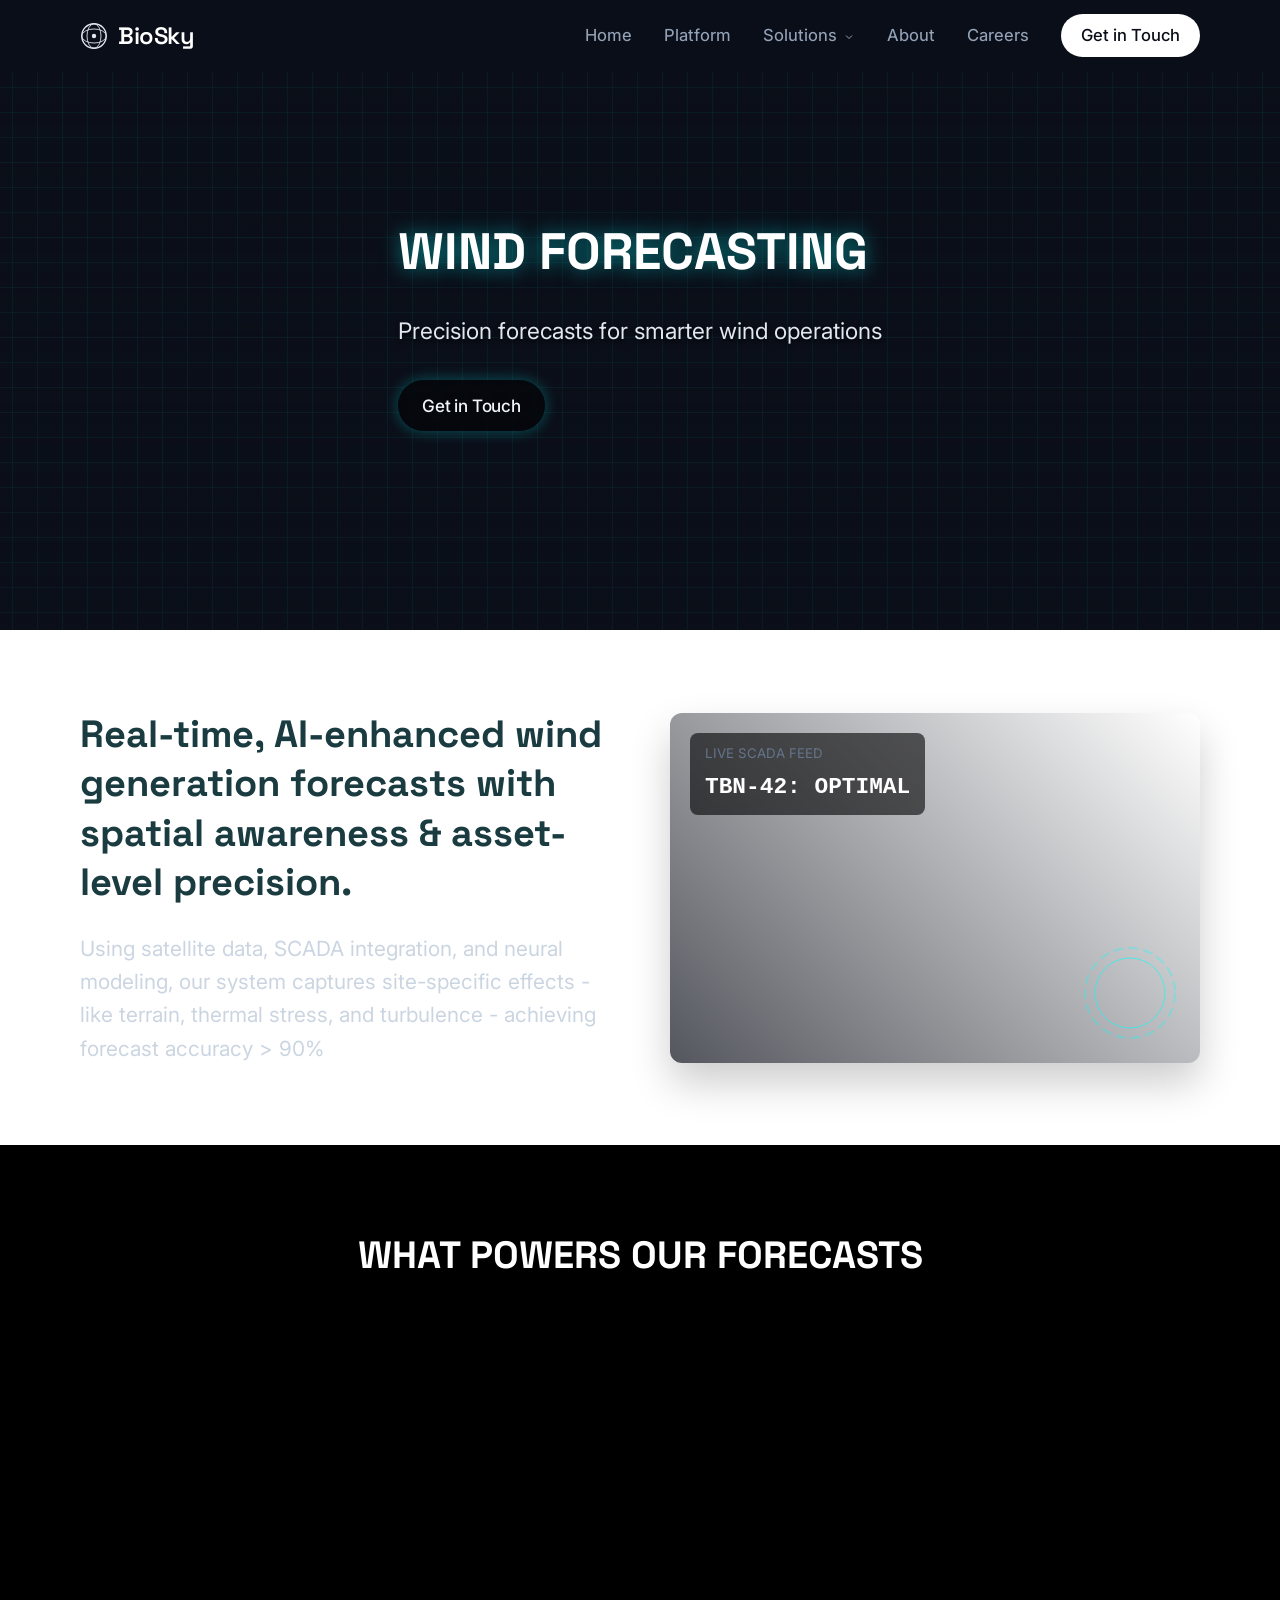
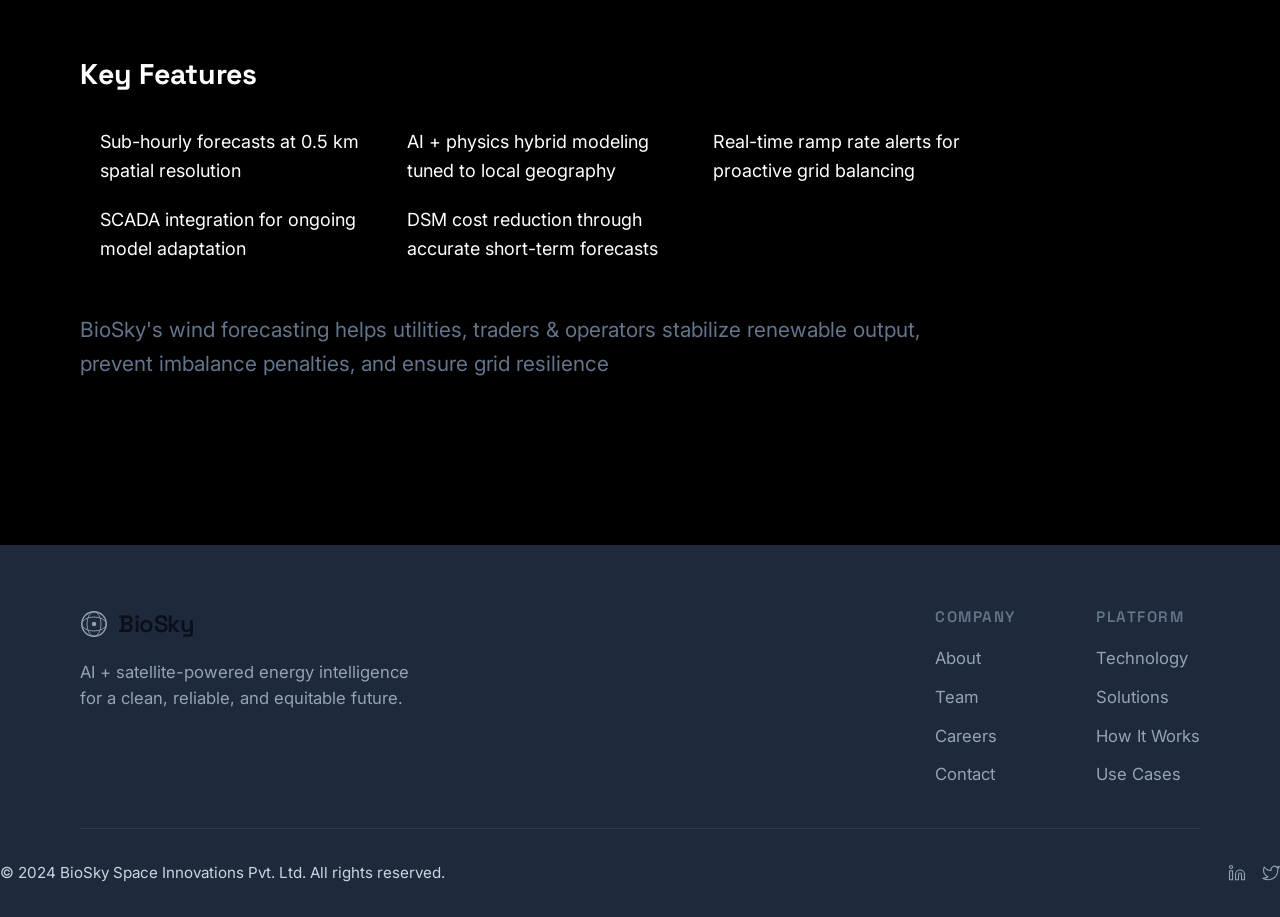
<file: wind-forecasting.html>
<html lang="en">
<head>
<meta charset="utf-8"/>
<meta content="width=device-width, initial-scale=1.0" name="viewport"/>
<title>Wind Forecasting — BioSky Space Innovations</title>

<meta content="spacetech, AI, satellite imagery, renewable energy forecasting, grid intelligence, climate analytics, decision intelligence" name="keywords"/>
<meta content="BioSky Space Innovations Pvt. Ltd." name="author"/>
<link href="https://fonts.googleapis.com" rel="preconnect"/>
<link crossorigin="" href="https://fonts.gstatic.com" rel="preconnect"/>
<link href="https://fonts.googleapis.com/css2?family=Inter:wght@300;400;500;600;700;800&amp;family=Space+Grotesk:wght@400;500;600;700&amp;display=swap" rel="stylesheet"/>
<link href="style.css" rel="stylesheet"/>
<meta content="Advanced wind power generation forecasting. BioSky uses high-resolution atmospheric modeling, satellite terrain mapping, and turbine-level wake effect AI." name="description"/><meta content="website" property="og:type"/><meta content="https://biosky.tech/wind-forecasting.html" property="og:url"/><meta content="Wind Forecasting — BioSky Space Innovations" property="og:title"/><meta content="Advanced wind power generation forecasting. BioSky uses high-resolution atmospheric modeling, satellite terrain mapping, and turbine-level wake effect AI." property="og:description"/><meta content="https://biosky.tech/assets/satellite.jpg" property="og:image"/><meta content="summary_large_image" name="twitter:card"/><meta content="https://biosky.tech/wind-forecasting.html" name="twitter:url"/><meta content="Wind Forecasting — BioSky Space Innovations" name="twitter:title"/><meta content="Advanced wind power generation forecasting. BioSky uses high-resolution atmospheric modeling, satellite terrain mapping, and turbine-level wake effect AI." name="twitter:description"/><meta content="https://biosky.tech/assets/satellite.jpg" name="twitter:image"/><link href="https://biosky.tech/wind-forecasting.html" rel="canonical"/></head>
<body style="">
<!-- ===== NAVBAR ===== -->
<nav class="navbar" id="navbar">
<div class="nav-container">
<a class="nav-logo" href="index.html">
<svg class="logo-icon" fill="none" viewbox="0 0 32 32" xmlns="http://www.w3.org/2000/svg">
<circle cx="16" cy="16" r="14" stroke="currentColor" stroke-width="1.5"></circle>
<ellipse cx="16" cy="16" rx="8" ry="14" stroke="currentColor" stroke-width="1"></ellipse>
<ellipse cx="16" cy="16" rx="14" ry="8" stroke="currentColor" stroke-width="1"></ellipse>
<circle cx="16" cy="16" fill="currentColor" r="2.5"></circle>
</svg>
<span>BioSky</span>
</a>
<div class="nav-links" id="navLinks">
<a class="nav-link" href="index.html">Home</a>
<a class="nav-link" href="platform.html">Platform</a>
<div class="nav-dropdown">
<a class="nav-link" href="solutions.html">Solutions <svg fill="none" height="12" stroke="currentColor" stroke-width="2" style="vertical-align: middle; margin-left: 2px;" viewbox="0 0 24 24" width="12"><path d="M6 9l6 6 6-6"></path></svg></a>
<div class="nav-dropdown-content">
<a href="solar-forecasting.html">Solar Forecasting</a>
<a href="wind-forecasting.html">Wind Forecasting</a>
</div>
</div>
<a class="nav-link" href="about.html">About</a>
<a class="nav-link" href="careers.html">Careers</a>
<a class="nav-link nav-link-cta" href="about.html#contact">Get in Touch</a>
</div>
<button aria-label="Toggle navigation" class="nav-toggle" id="navToggle">
<span></span>
<span></span>
<span></span>
</button>
</div>
</nav>
<!-- HERO WITH VIDEO BACKGROUND -->
<section class="about-hero" style="position: relative; min-height: 70vh; display: flex; align-items: center; background: #0b0f19; padding-top: var(--nav-height); overflow: hidden;">
<!-- Video Background -->
<div style="position: absolute; top: 50%; left: 50%; transform: translate(-50%, -50%); width: 100vw; height: 100vw; min-height: 100vh; min-width: 177.77vh; z-index: 0; opacity: 0.4; pointer-events: none;">
<iframe allow="autoplay; encrypted-media" src="https://www.youtube.com/embed/NiYWN3r8h7g?autoplay=1&amp;mute=1&amp;loop=1&amp;playlist=NiYWN3r8h7g&amp;controls=0&amp;disablekb=1&amp;fs=0&amp;modestbranding=1&amp;playsinline=1" style="position: absolute; top: 0; left: 0; width: 100%; height: 100%; border: none;"></iframe>
</div>
<!-- High-tech Overlay -->
<div style="position: absolute; top: 0; left: 0; right: 0; bottom: 0; background: linear-gradient(180deg, rgba(11,15,25,0.8) 0%, rgba(11,15,25,0.3) 50%, rgba(11,15,25,0.9) 100%); z-index: 1;"></div>
<div style="position: absolute; top: 0; left: 0; right: 0; bottom: 0; background-image: linear-gradient(0deg, transparent 24%, rgba(0, 255, 255, .05) 25%, rgba(0, 255, 255, .05) 26%, transparent 27%, transparent 74%, rgba(0, 255, 255, .05) 75%, rgba(0, 255, 255, .05) 76%, transparent 77%, transparent), linear-gradient(90deg, transparent 24%, rgba(0, 255, 255, .05) 25%, rgba(0, 255, 255, .05) 26%, transparent 27%, transparent 74%, rgba(0, 255, 255, .05) 75%, rgba(0, 255, 255, .05) 76%, transparent 77%, transparent); background-size: 50px 50px; z-index: 1;"></div>
<div class="container about-hero-content" style="position: relative; z-index: 2; max-width: 800px; padding: 60px 0 120px 0;">
<h1 class="about-hero-title" style="font-family: var(--font-display); font-size: clamp(2.5rem, 4vw, 3.5rem); font-weight: 700; color: #fff; margin-bottom: 20px; text-transform: uppercase; text-shadow: 0 0 20px rgba(0,255,255,0.5);">WIND FORECASTING</h1>
<p class="about-hero-subtitle" style="font-size: 1.2rem; color: #e2e8f0; margin-bottom: 30px; text-shadow: 0 2px 4px rgba(0,0,0,0.8);">Precision forecasts for smarter wind operations</p>
<a class="btn btn-primary" href="about.html#contact" style="background: rgba(0,0,0,0.5); border: 1px solid var(--accent-cyan); color: var(--accent-cyan); padding: 12px 24px; border-radius: 50px; text-decoration: none; font-weight: 500; transition: all 0.3s ease; backdrop-filter: blur(5px); box-shadow: 0 0 15px rgba(0,255,255,0.3);">Get in Touch</a>
</div>
</section>
<!-- INTRO SECTION (LIGHT) -->
<section style="background: #fff; color: #000; padding: 80px 0;">
<div class="container" style="display: grid; grid-template-columns: repeat(auto-fit, minmax(300px, 1fr)); gap: 60px; align-items: center;">
<div>
<h2 style="color: #1A3C40; font-family: var(--font-display); font-size: 2rem; margin-bottom: 24px; line-height: 1.3;">Real-time, AI-enhanced wind generation forecasts with spatial awareness &amp; asset-level precision.</h2>
<p style="color: var(--grey-600); font-size: 1.1rem; line-height: 1.6;">Using satellite data, SCADA integration, and neural modeling, our system captures site-specific effects - like terrain, thermal stress, and turbulence - achieving forecast accuracy &gt; 90%</p>
</div>
<div>
<div class="interactive-card" style="width: 100%; height: 350px; background-image: url('https://images.unsplash.com/photo-1466611653911-95081537e5b7?auto=format&amp;fit=crop&amp;q=80&amp;w=1000'); background-size: cover; background-position: center; border-radius: 12px; position: relative; overflow: hidden; box-shadow: 0 20px 40px rgba(0,0,0,0.2);">
<!-- Interactive overlay -->
<div style="position: absolute; inset: 0; background: linear-gradient(45deg, rgba(11,15,25,0.7) 0%, transparent 100%);"></div>
<div style="position: absolute; top: 20px; left: 20px; background: rgba(0,0,0,0.6); padding: 10px 15px; border-radius: 8px; border-left: 3px solid var(--accent-cyan); backdrop-filter: blur(4px);">
<div style="color: var(--grey-300); font-size: 0.7rem; text-transform: uppercase; margin-bottom: 4px;">Live SCADA Feed</div>
<div style="color: #fff; font-size: 1.2rem; font-weight: bold; font-family: monospace;">TBN-42: <span style="color: var(--accent-cyan);">OPTIMAL</span></div>
</div>
<svg style="position: absolute; bottom: 20px; right: 20px; width: 100px; height: 100px; animation: spin 4s linear infinite;" viewbox="0 0 100 100">
<circle cx="50" cy="50" fill="none" r="45" stroke="rgba(0,255,255,0.3)" stroke-dasharray="10 5" stroke-width="2"></circle>
<circle cx="50" cy="50" fill="none" r="35" stroke="rgba(0,255,255,0.6)" stroke-width="1"></circle>
<path d="M50 15 L50 50 L85 50" fill="none" stroke="var(--accent-cyan)" stroke-width="3"></path>
</svg>
</div>
<style>
         @keyframes spin { 100% { transform: rotate(360deg); } }
       </style>
</div>
</div>
</section>
<!-- WHAT POWERS OUR FORECASTS (DARK) -->
<section style="background: #000; color: #fff; padding: 80px 0;">
<div class="container">
<h2 style="font-family: var(--font-display); font-size: 2rem; margin-bottom: 50px; text-transform: uppercase; text-align: center;">WHAT POWERS OUR FORECASTS</h2>
<div style="display: grid; grid-template-columns: repeat(auto-fit, minmax(280px, 1fr)); gap: 24px; margin-bottom: 60px;">
<div class="interactive-card" style="background: var(--accent-cyan); color: #000; padding: 40px 30px; text-align: center; border-radius: 4px;">
<svg fill="none" height="48" stroke="currentColor" stroke-width="1.5" style="margin-bottom: 20px;" viewbox="0 0 24 24" width="48"><path d="M12 2L2 12l10 10 10-10L12 2z"></path><path d="M2 12h20"></path><path d="M12 2v20"></path></svg>
<p style="font-size: 0.95rem; line-height: 1.5; font-weight: 500;">We fuse numerical weather prediction (NWP) with satellite and turbine-level SCADA data.</p>
</div>
<div class="interactive-card" style="background: var(--accent-cyan); color: #000; padding: 40px 30px; text-align: center; border-radius: 4px;">
<svg fill="none" height="48" stroke="currentColor" stroke-width="1.5" style="margin-bottom: 20px;" viewbox="0 0 24 24" width="48"><circle cx="12" cy="12" r="10"></circle><path d="M8 12h8"></path><path d="M12 8v8"></path></svg>
<p style="font-size: 0.95rem; line-height: 1.5; font-weight: 500;">Our deep learning models continuously adapt to wind ramp rates, turbulence, and wake effects.</p>
</div>
<div class="interactive-card" style="background: var(--accent-cyan); color: #000; padding: 40px 30px; text-align: center; border-radius: 4px;">
<svg fill="none" height="48" stroke="currentColor" stroke-width="1.5" style="margin-bottom: 20px;" viewbox="0 0 24 24" width="48"><path d="M4 4h16v16H4z"></path><path d="M4 12h16"></path><path d="M12 4v16"></path></svg>
<p style="font-size: 0.95rem; line-height: 1.5; font-weight: 500;">We produce reliable power forecasts for horizons ranging from 10 minutes to 72 hours.</p>
</div>
</div>
<div style="max-width: 900px;">
<h3 style="font-family: var(--font-display); font-size: 1.5rem; margin-bottom: 30px;">Key Features</h3>
<div style="display: grid; grid-template-columns: repeat(auto-fit, minmax(250px, 1fr)); gap: 20px; margin-bottom: 50px;">
<div style="display: flex; gap: 12px; align-items: flex-start;">
<div style="width: 8px; height: 8px; background: var(--accent-cyan); margin-top: 8px; flex-shrink: 0;"></div>
<p style="margin: 0; font-size: 0.95rem;">Sub-hourly forecasts at 0.5 km spatial resolution</p>
</div>
<div style="display: flex; gap: 12px; align-items: flex-start;">
<div style="width: 8px; height: 8px; background: var(--accent-cyan); margin-top: 8px; flex-shrink: 0;"></div>
<p style="margin: 0; font-size: 0.95rem;">AI + physics hybrid modeling tuned to local geography</p>
</div>
<div style="display: flex; gap: 12px; align-items: flex-start;">
<div style="width: 8px; height: 8px; background: var(--accent-cyan); margin-top: 8px; flex-shrink: 0;"></div>
<p style="margin: 0; font-size: 0.95rem;">Real-time ramp rate alerts for proactive grid balancing</p>
</div>
<div style="display: flex; gap: 12px; align-items: flex-start;">
<div style="width: 8px; height: 8px; background: var(--accent-cyan); margin-top: 8px; flex-shrink: 0;"></div>
<p style="margin: 0; font-size: 0.95rem;">SCADA integration for ongoing model adaptation</p>
</div>
<div style="display: flex; gap: 12px; align-items: flex-start;">
<div style="width: 8px; height: 8px; background: var(--accent-cyan); margin-top: 8px; flex-shrink: 0;"></div>
<p style="margin: 0; font-size: 0.95rem;">DSM cost reduction through accurate short-term forecasts</p>
</div>
</div>
<p style="font-size: 1.1rem; line-height: 1.6; margin-bottom: 30px; color: var(--grey-300);">BioSky's wind forecasting helps utilities, traders &amp; operators stabilize renewable output, prevent imbalance penalties, and ensure grid resilience</p>
<a class="interactive-card" href="about.html#contact" style="background: var(--accent-cyan); color: #000; padding: 12px 32px; border-radius: 50px; text-decoration: none; font-weight: 600; display: inline-block;">Get in Touch</a>
</div>
</div>
</section>
<!-- ===== FOOTER ===== -->
<footer class="footer">
<div class="container">
<div class="footer-top">
<div class="footer-brand">
<a class="nav-logo footer-logo" href="index.html">
<svg class="logo-icon" fill="none" viewbox="0 0 32 32" xmlns="http://www.w3.org/2000/svg">
<circle cx="16" cy="16" r="14" stroke="currentColor" stroke-width="1.5"></circle>
<ellipse cx="16" cy="16" rx="8" ry="14" stroke="currentColor" stroke-width="1"></ellipse>
<ellipse cx="16" cy="16" rx="14" ry="8" stroke="currentColor" stroke-width="1"></ellipse>
<circle cx="16" cy="16" fill="currentColor" r="2.5"></circle>
</svg>
<span>BioSky</span>
</a>
<p>AI + satellite-powered energy intelligence<br/>for a clean, reliable, and equitable future.</p>
</div>
<div class="footer-links">
<div class="footer-col">
<h5>Company</h5>
<a href="about.html">About</a>
<a href="about.html#team">Team</a>
<a href="careers.html">Careers</a>
<a href="about.html#contact">Contact</a>
</div>
<div class="footer-col">
<h5>Platform</h5>
<a href="platform.html">Technology</a>
<a href="solutions.html">Solutions</a>
<a href="platform.html#how-it-works">How It Works</a>
<a href="solutions.html#use-cases">Use Cases</a>
</div>
</div>
</div>
</div>
<div class="footer-bottom">
<p>© 2024 BioSky Space Innovations Pvt. Ltd. All rights reserved.</p>
<div class="footer-social">
<a aria-label="LinkedIn" href="https://in.linkedin.com/company/bioskyspaceinnovations" target="_blank">
<svg fill="none" height="18" viewbox="0 0 24 24" width="18">
<path d="M16 8a6 6 0 016 6v7h-4v-7a2 2 0 00-4 0v7h-4v-7a6 6 0 016-6zM2 9h4v12H2zM4 6a2 2 0 100-4 2 2 0 000 4z" stroke="currentColor" stroke-linecap="round" stroke-linejoin="round" stroke-width="1.5"></path>
</svg>
</a>
<a aria-label="Website" href="https://biosky.tech" target="_blank">
<svg fill="none" height="18" viewbox="0 0 24 24" width="18">
<path d="M23 3a10.9 10.9 0 01-3.14 1.53 4.48 4.48 0 00-7.86 3v1A10.66 10.66 0 013 4s-4 9 5 13a11.64 11.64 0 01-7 2c9 5 20 0 20-11.5a4.5 4.5 0 00-.08-.83A7.72 7.72 0 0023 3z" stroke="currentColor" stroke-linecap="round" stroke-linejoin="round" stroke-width="1.5"></path>
</svg>
</a>
</div>
</div>

</footer>
<script src="script.js"></script>
<!-- Code injected by live-server -->
<script>
    // <![CDATA[  <-- For SVG support
    if ('WebSocket' in window) {
      (function () {
        function refreshCSS() {
          var sheets = [].slice.call(document.getElementsByTagName("link"));
          var head = document.getElementsByTagName("head")[0];
          for (var i = 0; i < sheets.length; ++i) {
            var elem = sheets[i];
            var parent = elem.parentElement || head;
            parent.removeChild(elem);
            var rel = elem.rel;
            if (elem.href && typeof rel != "string" || rel.length == 0 || rel.toLowerCase() == "stylesheet") {
              var url = elem.href.replace(/(&|\?)_cacheOverride=\d+/, '');
              elem.href = url + (url.indexOf('?') >= 0 ? '&' : '?') + '_cacheOverride=' + (new Date().valueOf());
            }
            parent.appendChild(elem);
          }
        }
        var protocol = window.location.protocol === 'http:' ? 'ws://' : 'wss://';
        var address = protocol + window.location.host + window.location.pathname + '/ws';
        var socket = new WebSocket(address);
        socket.onmessage = function (msg) {
          if (msg.data == 'reload') window.location.reload();
          else if (msg.data == 'refreshcss') refreshCSS();
        };
        if (sessionStorage && !sessionStorage.getItem('IsThisFirstTime_Log_From_LiveServer')) {
          console.log('Live reload enabled.');
          sessionStorage.setItem('IsThisFirstTime_Log_From_LiveServer', true);
        }
      })();
    }
    else {
      console.error('Upgrade your browser. This Browser is NOT supported WebSocket for Live-Reloading.');
    }
    // ]]>
  </script>
</body>
</html>
</file>
<file: style.css>
/* ========================================
   BioSky — Premium White-Theme Stylesheet
   ======================================== */

/* === RESET & BASE === */
*,
*::before,
*::after {
  margin: 0;
  padding: 0;
  box-sizing: border-box;
}

:root {
  --white: #0B0F19;
  --off-white: #111827;
  --grey-50: #1E293B;
  --grey-100: #334155;
  --grey-200: #475569;
  --grey-300: #64748B;
  --grey-400: #94A3B8;
  --grey-500: #94A3B8;
  --grey-600: #CBD5E1;
  --grey-700: #E2E8F0;
  --grey-800: #F1F5F9;
  --grey-900: #ffffff;
  --accent-blue: #1CC0AF;
  --accent-blue-light: rgba(28, 192, 175, 0.1);
  --font-primary: 'Inter', -apple-system, BlinkMacSystemFont, sans-serif;
  --font-display: 'Space Grotesk', 'Inter', sans-serif;
  --ease-out: cubic-bezier(0.16, 1, 0.3, 1);
  --ease-in-out: cubic-bezier(0.65, 0, 0.35, 1);
  --transition-base: 0.3s var(--ease-out);
  --transition-slow: 0.6s var(--ease-out);
  --container-max: 1200px;
  --section-padding: 140px;
  --nav-height: 72px;
}

html {
  font-size: 19px;
  scroll-behavior: smooth;
  -webkit-font-smoothing: antialiased;
  -moz-osx-font-smoothing: grayscale;
}

body {
  font-family: var(--font-primary);
  color: var(--grey-800);
  background: var(--white);
  line-height: 1.6;
  overflow-x: hidden;
}

a {
  text-decoration: none;
  color: inherit;
  transition: color var(--transition-base);
}

img {
  max-width: 100%;
  display: block;
}

/* === CONTAINER === */
.container {
  max-width: var(--container-max);
  margin: 0 auto;
  padding: 0 40px;
}

/* === NAVBAR === */
.navbar {
  position: fixed;
  top: 0;
  left: 0;
  right: 0;
  z-index: 1000;
  background: rgba(11, 15, 25, 0.85);
  backdrop-filter: blur(20px);
  -webkit-backdrop-filter: blur(20px);
  border-bottom: 1px solid transparent;
  transition: all var(--transition-base);
  height: var(--nav-height);
}

.navbar.scrolled {
  border-bottom-color: var(--grey-50);
  background: rgba(11, 15, 25, 0.95);
}

.nav-container {
  max-width: var(--container-max);
  margin: 0 auto;
  padding: 0 40px;
  display: flex;
  align-items: center;
  justify-content: space-between;
  height: 100%;
}

.nav-logo {
  display: flex;
  align-items: center;
  gap: 10px;
  font-family: var(--font-display);
  font-weight: 600;
  font-size: 1.25rem;
  color: var(--grey-900);
  letter-spacing: -0.02em;
}

.logo-icon {
  width: 28px;
  height: 28px;
  color: var(--grey-700);
}

.nav-links {
  display: flex;
  align-items: center;
  gap: 32px;
}

.nav-link {
  font-size: 0.875rem;
  font-weight: 450;
  color: var(--grey-500);
  transition: color var(--transition-base);
  position: relative;
}

.nav-link::after {
  content: '';
  position: absolute;
  bottom: -4px;
  left: 0;
  width: 0;
  height: 1px;
  background: var(--grey-800);
  transition: width var(--transition-base);
}

.nav-link:hover {
  color: var(--grey-900);
}

.nav-link:hover::after {
  width: 100%;
}

.nav-link-cta {
  background: var(--grey-900);
  color: var(--white) !important;
  padding: 8px 20px;
  border-radius: 100px;
  font-weight: 500;
  transition: all var(--transition-base);
}

.nav-link-cta::after {
  display: none;
}

.nav-link-cta:hover {
  background: var(--grey-700);
  transform: translateY(-1px);
}

.nav-toggle {
  display: none;
  flex-direction: column;
  gap: 5px;
  background: none;
  border: none;
  cursor: pointer;
  padding: 4px;
}

.nav-toggle span {
  display: block;
  width: 22px;
  height: 1.5px;
  background: var(--grey-700);
  transition: all var(--transition-base);
}

/* === HERO === */
.hero {
  position: relative;
  min-height: 100vh;
  display: flex;
  align-items: center;
  justify-content: center;
  overflow: hidden;
  background: var(--white);
}

.hero-photo .hero-photo-bg {
  position: absolute;
  top: 0;
  left: 0;
  width: 100%;
  height: 100%;
  background-size: cover;
  background-position: center;
  background-repeat: no-repeat;
  z-index: 0;
  animation: heroZoom 20s ease-in-out infinite alternate;
}

.hero-photo .hero-photo-overlay {
  position: absolute;
  top: 0;
  left: 0;
  width: 100%;
  height: 100%;
  background:
    linear-gradient(to bottom, rgba(11, 15, 25, 0.6) 0%, rgba(11, 15, 25, 0) 20%),
    linear-gradient(to top, rgba(11, 15, 25, 1) 0%, rgba(11, 15, 25, 0.7) 15%, rgba(11, 15, 25, 0) 40%);
  z-index: 1;
}

@keyframes heroZoom {
  0% {
    transform: scale(1);
  }

  100% {
    transform: scale(1.08);
  }
}

#heroCanvas {
  position: absolute;
  top: 0;
  left: 0;
  width: 100%;
  height: 100%;
  pointer-events: none;
  opacity: 0.4;
}

.hero-content {
  position: relative;
  z-index: 2;
  text-align: center;
  padding: 0 40px;
  max-width: 900px;
}

.hero-badge {
  display: inline-flex;
  align-items: center;
  gap: 8px;
  padding: 6px 16px;
  border: 1px solid var(--grey-200);
  border-radius: 100px;
  font-size: 0.8rem;
  font-weight: 500;
  color: #000000;
  margin-bottom: 32px;
  letter-spacing: 0.04em;
  text-transform: uppercase;
  animation: fadeInUp 1s var(--ease-out) 0.2s both;
}

.badge-dot {
  width: 6px;
  height: 6px;
  border-radius: 50%;
  background: var(--accent-blue);
  animation: pulse-dot-anim 2s ease-in-out infinite;
}

@keyframes pulse-dot-anim {

  0%,
  100% {
    opacity: 1;
    transform: scale(1);
  }

  50% {
    opacity: 0.5;
    transform: scale(1.3);
  }
}

.hero-title {
  font-family: var(--font-display);
  font-size: clamp(3rem, 6vw, 4.8rem);
  font-weight: 700;
  line-height: 1.1;
  letter-spacing: -0.03em;
  color: var(--grey-900);
  margin-bottom: 24px;
  animation: fadeInUp 1s var(--ease-out) 0.4s both;
}

.hero-subtitle {
  font-size: clamp(1rem, 1.5vw, 1.2rem);
  color: #000000;
  line-height: 1.7;
  max-width: 600px;
  margin: 0 auto 48px;
  font-weight: 400;
  animation: fadeInUp 1s var(--ease-out) 0.6s both;
}

.hero-cta {
  display: flex;
  align-items: center;
  justify-content: center;
  gap: 16px;
  animation: fadeInUp 1s var(--ease-out) 0.8s both;
}

/* === BUTTONS === */
.btn {
  display: inline-flex;
  align-items: center;
  gap: 8px;
  padding: 14px 32px;
  border-radius: 100px;
  font-size: 0.9rem;
  font-weight: 500;
  cursor: pointer;
  border: none;
  transition: all var(--transition-base);
  font-family: var(--font-primary);
  letter-spacing: -0.01em;
}

.btn-primary {
  background: var(--grey-900);
  color: var(--white);
}

.btn-primary:hover {
  background: var(--grey-700);
  transform: translateY(-2px);
  box-shadow: 0 8px 30px rgba(0, 0, 0, 0.12);
}

.btn-secondary {
  background: transparent;
  color: var(--grey-700);
  border: 1px solid var(--grey-300);
}

.btn-secondary:hover {
  border-color: var(--grey-500);
  background: var(--grey-50);
  transform: translateY(-2px);
}

.btn-full {
  width: 100%;
  justify-content: center;
}

/* === SCROLL INDICATOR === */
.hero-scroll-indicator {
  position: absolute;
  bottom: 40px;
  left: 50%;
  transform: translateX(-50%);
  display: flex;
  flex-direction: column;
  align-items: center;
  gap: 8px;
  animation: fadeInUp 1s var(--ease-out) 1.2s both;
}

.scroll-line {
  width: 1px;
  height: 48px;
  background: linear-gradient(to bottom, var(--grey-300), transparent);
  position: relative;
  overflow: hidden;
}

.scroll-line::after {
  content: '';
  position: absolute;
  top: -48px;
  left: 0;
  width: 1px;
  height: 48px;
  background: var(--grey-700);
  animation: scrollDown 2s var(--ease-in-out) infinite;
}

@keyframes scrollDown {
  0% {
    top: -48px;
  }

  100% {
    top: 48px;
  }
}

.hero-scroll-indicator span {
  font-size: 0.65rem;
  text-transform: uppercase;
  letter-spacing: 0.15em;
  color: var(--grey-400);
  font-weight: 500;
}

/* === SECTIONS === */
.section {
  padding: var(--section-padding) 0;
  position: relative;
}

.section-label {
  font-size: 0.75rem;
  text-transform: uppercase;
  letter-spacing: 0.12em;
  color: var(--grey-400);
  font-weight: 600;
  margin-bottom: 24px;
}

.section-title {
  font-family: var(--font-display);
  font-size: clamp(2.4rem, 4vw, 3.5rem);
  font-weight: 700;
  line-height: 1.15;
  letter-spacing: -0.02em;
  color: var(--grey-900);
  margin-bottom: 20px;
}

.section-title.center {
  text-align: center;
}

.section-desc {
  font-size: 1.05rem;
  color: var(--grey-500);
  line-height: 1.7;
  max-width: 560px;
}

.section-desc.center {
  text-align: center;
  margin: 0 auto 60px;
}

/* === REVEAL ANIMATIONS === */
.reveal-item {
  opacity: 0;
  transform: translateY(40px);
  transition: opacity 0.8s var(--ease-out), transform 0.8s var(--ease-out);
}

.reveal-item.revealed {
  opacity: 1;
  transform: translateY(0);
}

@keyframes fadeInUp {
  from {
    opacity: 0;
    transform: translateY(30px);
  }

  to {
    opacity: 1;
    transform: translateY(0);
  }
}

/* === ABOUT === */
.about-grid {
  display: grid;
  grid-template-columns: 1fr 1fr;
  gap: 80px;
  align-items: start;
}

.about-text {
  padding-top: 8px;
}

.about-description {
  font-size: 1.1rem;
  color: var(--grey-500);
  line-height: 1.8;
  margin-top: 20px;
}

.about-cards {
  display: flex;
  flex-direction: column;
  gap: 24px;
}

.mission-card {
  padding: 36px;
  border: 1px solid var(--grey-200);
  border-radius: 16px;
  transition: all var(--transition-base);
  background: var(--white);
}

.mission-card:hover {
  border-color: var(--grey-300);
  box-shadow: 0 8px 40px rgba(0, 0, 0, 0.04);
  transform: translateY(-2px);
}

.mission-icon {
  width: 40px;
  height: 40px;
  color: var(--grey-600);
  margin-bottom: 16px;
}

.mission-card h3 {
  font-family: var(--font-display);
  font-size: 1.1rem;
  font-weight: 600;
  color: var(--grey-800);
  margin-bottom: 8px;
}

.mission-card p {
  font-size: 0.95rem;
  color: var(--grey-500);
  line-height: 1.65;
}

.about-illustration {
  margin-top: 100px;
  overflow: hidden;
  width: 100%;
}

.about-svg {
  width: 160%;
  max-width: 160%;
  margin-left: -30%;
  height: auto;
}

.satellite-float {
  animation: floatSatellite 6s ease-in-out infinite;
}

@keyframes floatSatellite {

  0%,
  100% {
    transform: translate(380px, 40px);
  }

  50% {
    transform: translate(385px, 35px);
  }
}

/* === PLATFORM / PIPELINE === */
.section-platform {
  background: var(--grey-50);
}

.pipeline {
  display: flex;
  align-items: center;
  justify-content: center;
  gap: 0;
  margin-top: 60px;
  flex-wrap: wrap;
}

.pipeline-step {
  text-align: center;
  padding: 32px 20px;
  flex: 1;
  min-width: 140px;
}

.pipeline-icon {
  width: 64px;
  height: 64px;
  margin: 0 auto 16px;
  color: var(--grey-700);
  transition: all var(--transition-base);
}

.pipeline-step:hover .pipeline-icon {
  color: var(--grey-900);
  transform: scale(1.08);
}

.pipeline-step h4 {
  font-family: var(--font-display);
  font-size: 1rem;
  font-weight: 600;
  color: var(--grey-800);
  margin-bottom: 4px;
}

.pipeline-step p {
  font-size: 0.8rem;
  color: var(--grey-400);
}

.pipeline-arrow {
  width: 40px;
  flex-shrink: 0;
  display: flex;
  align-items: center;
  justify-content: center;
}

/* === SOLUTIONS === */
.solutions-grid {
  display: grid;
  grid-template-columns: repeat(3, 1fr);
  gap: 32px;
  margin-top: 60px;
}

.solution-card {
  padding: 48px 36px;
  border: 1px solid var(--grey-200);
  border-radius: 20px;
  background: var(--white);
  transition: all var(--transition-slow);
  position: relative;
  overflow: hidden;
}

.solution-card::before {
  content: '';
  position: absolute;
  top: 0;
  left: 0;
  right: 0;
  height: 3px;
  background: linear-gradient(90deg, var(--grey-300), transparent);
  opacity: 0;
  transition: opacity var(--transition-base);
}

.solution-card:hover {
  border-color: var(--grey-300);
  box-shadow: 0 16px 60px rgba(0, 0, 0, 0.06);
  transform: translateY(-4px);
}

.solution-card:hover::before {
  opacity: 1;
}

.solution-number {
  font-family: var(--font-display);
  font-size: 0.75rem;
  font-weight: 600;
  color: var(--grey-300);
  letter-spacing: 0.05em;
  margin-bottom: 24px;
}

.solution-icon {
  width: 48px;
  height: 48px;
  color: var(--grey-600);
  margin-bottom: 24px;
  transition: all var(--transition-base);
}

.solution-card:hover .solution-icon {
  color: var(--grey-800);
  transform: scale(1.1);
}

.solution-card h3 {
  font-family: var(--font-display);
  font-size: 1.25rem;
  font-weight: 600;
  color: var(--grey-800);
  margin-bottom: 12px;
}

.solution-card p {
  font-size: 0.92rem;
  color: var(--grey-500);
  line-height: 1.7;
}

/* === HOW IT WORKS === */
.section-how {
  background: var(--white);
}

.steps-timeline {
  position: relative;
  max-width: 900px;
  margin: 80px auto 0;
}

.timeline-line {
  position: absolute;
  left: 50%;
  top: 0;
  bottom: 0;
  width: 1px;
  background: var(--grey-200);
  transform: translateX(-50%);
}

.step-item {
  display: flex;
  align-items: flex-start;
  gap: 60px;
  margin-bottom: 80px;
  position: relative;
}

.step-item:last-child {
  margin-bottom: 0;
}

.step-item-right {
  flex-direction: row-reverse;
}

.step-item-right .step-content {
  text-align: right;
}

.step-marker {
  position: absolute;
  left: 50%;
  transform: translateX(-50%);
  width: 44px;
  height: 44px;
  border-radius: 50%;
  background: var(--white);
  border: 2px solid var(--grey-200);
  display: flex;
  align-items: center;
  justify-content: center;
  z-index: 2;
  transition: all var(--transition-base);
}

.step-marker span {
  font-family: var(--font-display);
  font-size: 0.85rem;
  font-weight: 600;
  color: var(--grey-500);
}

.step-item:hover .step-marker {
  border-color: var(--grey-400);
  background: var(--grey-900);
}

.step-item:hover .step-marker span {
  color: var(--white);
}

.step-content {
  flex: 1;
  max-width: calc(50% - 52px);
}

.step-item:not(.step-item-right) .step-content {
  margin-right: auto;
}

.step-item-right .step-content {
  margin-left: auto;
}

.step-illustration {
  width: 120px;
  height: 80px;
  margin-bottom: 16px;
}

.step-item-right .step-illustration {
  margin-left: auto;
}

.step-content h3 {
  font-family: var(--font-display);
  font-size: 1.3rem;
  font-weight: 600;
  color: var(--grey-800);
  margin-bottom: 8px;
}

.step-content p {
  font-size: 0.92rem;
  color: var(--grey-500);
  line-height: 1.7;
}

/* === USE CASES === */
.section-usecases {
  background: var(--grey-50);
}

.usecases-grid {
  display: grid;
  grid-template-columns: repeat(3, 1fr);
  gap: 32px;
  margin-top: 60px;
}

.usecase-card {
  background: var(--white);
  border: 1px solid var(--grey-200);
  border-radius: 20px;
  overflow: hidden;
  transition: all var(--transition-slow);
}

.usecase-card:hover {
  border-color: var(--grey-300);
  box-shadow: 0 12px 48px rgba(0, 0, 0, 0.06);
  transform: translateY(-4px);
}

.usecase-illustration {
  padding: 20px 16px 0;
  display: flex;
  justify-content: center;
}

.usecase-illustration svg {
  width: 100%;
  max-width: 200px;
  height: 120px;
}

.usecase-card h3 {
  font-family: var(--font-display);
  font-size: 1.15rem;
  font-weight: 600;
  color: var(--grey-800);
  padding: 24px 32px 8px;
}

.usecase-card p {
  font-size: 0.9rem;
  color: var(--grey-500);
  line-height: 1.65;
  padding: 0 32px 32px;
}

/* === IMPACT === */
.section-impact {
  background: var(--white);
}

.impact-metrics {
  display: grid;
  grid-template-columns: repeat(4, 1fr);
  gap: 32px;
  margin-top: 60px;
}

.metric-card {
  text-align: center;
  padding: 40px 24px;
  border: 1px solid var(--grey-200);
  border-radius: 16px;
  transition: all var(--transition-base);
}

.metric-card:hover {
  border-color: var(--grey-300);
  box-shadow: 0 8px 36px rgba(0, 0, 0, 0.04);
  transform: translateY(-2px);
}

.metric-value {
  font-family: var(--font-display);
  font-size: 3rem;
  font-weight: 700;
  color: var(--grey-900);
  line-height: 1;
  display: inline;
}

.metric-suffix {
  font-family: var(--font-display);
  font-size: 1.5rem;
  font-weight: 600;
  color: var(--grey-400);
  display: inline;
  margin-left: 2px;
}

.metric-label {
  font-size: 0.85rem;
  color: var(--grey-500);
  margin-top: 12px;
  font-weight: 450;
}

.metric-bar {
  width: 60%;
  height: 3px;
  background: var(--grey-100);
  border-radius: 2px;
  margin: 16px auto 0;
  overflow: hidden;
}

.metric-fill {
  height: 100%;
  width: 0;
  background: var(--grey-400);
  border-radius: 2px;
  transition: width 1.5s var(--ease-out);
}

.metric-fill.animate {
  width: var(--fill);
}

.impact-illustration {
  margin-top: 80px;
  overflow: hidden;
  width: 100%;
}

.impact-svg {
  width: 150%;
  max-width: 150%;
  margin-left: -25%;
  height: auto;
}

/* === TEAM === */
.section-team {
  background: var(--grey-50);
}

.team-grid {
  display: grid;
  grid-template-columns: repeat(4, 1fr);
  gap: 28px;
  margin-top: 60px;
}

.team-card {
  background: var(--white);
  border: 1px solid var(--grey-200);
  border-radius: 16px;
  padding: 36px 28px;
  text-align: center;
  transition: all var(--transition-base);
}

.team-card:hover {
  border-color: var(--grey-300);
  box-shadow: 0 8px 36px rgba(0, 0, 0, 0.05);
  transform: translateY(-4px);
}

.team-avatar {
  width: 150px;
  height: 150px;
  margin: 0 auto 20px;
  border-radius: 14px;
  overflow: hidden;
  border: 2px solid var(--grey-200);
  transition: border-color var(--transition-base);
  background: var(--grey-100);
}

.team-avatar img {
  width: 100%;
  height: 100%;
  object-fit: cover;
  display: block;
}

.team-card:hover .team-avatar {
  border-color: var(--grey-400);
}

.team-card h4 {
  font-family: var(--font-display);
  font-size: 1rem;
  font-weight: 600;
  color: var(--grey-800);
  margin-bottom: 4px;
}

.team-role {
  font-size: 0.8rem;
  color: var(--grey-400);
  font-weight: 500;
  margin-bottom: 12px;
}

.team-bio {
  font-size: 0.85rem;
  color: var(--grey-500);
  line-height: 1.6;
}

/* === CONTACT === */
.section-contact {
  background: var(--white);
  padding-bottom: 100px;
}

.contact-grid {
  display: grid;
  grid-template-columns: 1fr 1fr;
  gap: 80px;
  align-items: start;
}

.contact-desc {
  font-size: 1.05rem;
  color: var(--grey-500);
  line-height: 1.7;
  margin: 16px 0 40px;
}

.contact-details {
  display: flex;
  flex-direction: column;
  gap: 20px;
}

.contact-item {
  display: flex;
  align-items: center;
  gap: 14px;
  color: var(--grey-600);
  font-size: 0.95rem;
}

.contact-item svg {
  color: var(--grey-400);
  flex-shrink: 0;
}

.contact-item a {
  color: var(--grey-700);
  border-bottom: 1px solid transparent;
  transition: all var(--transition-base);
}

.contact-item a:hover {
  color: var(--grey-900);
  border-bottom-color: var(--grey-400);
}

.contact-form-wrap {
  background: var(--grey-50);
  border: 1px solid var(--grey-200);
  border-radius: 20px;
  padding: 48px;
}

.contact-form {
  display: flex;
  flex-direction: column;
  gap: 24px;
}

.form-group {
  display: flex;
  flex-direction: column;
  gap: 8px;
}

.form-group label {
  font-size: 0.82rem;
  font-weight: 500;
  color: var(--grey-600);
  letter-spacing: 0.02em;
}

.form-group input,
.form-group textarea {
  padding: 14px 18px;
  border: 1px solid var(--grey-200);
  border-radius: 12px;
  font-size: 0.92rem;
  font-family: var(--font-primary);
  color: var(--grey-800);
  background: var(--white);
  transition: all var(--transition-base);
  outline: none;
}

.form-group input:focus,
.form-group textarea:focus {
  border-color: var(--grey-400);
  box-shadow: 0 0 0 3px rgba(156, 163, 175, 0.1);
}

.form-group input::placeholder,
.form-group textarea::placeholder {
  color: var(--grey-300);
}

.form-group textarea {
  resize: vertical;
  min-height: 100px;
}

/* === FOOTER === */
.footer {
  background: var(--grey-50);
  color: var(--grey-400);
  padding: 60px 0 32px;
}

.footer-top {
  display: flex;
  justify-content: space-between;
  padding-bottom: 40px;
  border-bottom: 1px solid rgba(255, 255, 255, 0.08);
}

.footer-logo {
  color: var(--white) !important;
}

.footer-logo .logo-icon {
  color: var(--grey-400);
}

.footer-brand p {
  margin-top: 16px;
  font-size: 0.88rem;
  line-height: 1.6;
  color: var(--grey-500);
}

.footer-links {
  display: flex;
  gap: 80px;
}

.footer-col {
  display: flex;
  flex-direction: column;
  gap: 12px;
}

.footer-col h5 {
  font-family: var(--font-display);
  font-size: 0.8rem;
  font-weight: 600;
  color: var(--grey-300);
  text-transform: uppercase;
  letter-spacing: 0.1em;
  margin-bottom: 4px;
}

.footer-col a {
  font-size: 0.88rem;
  color: var(--grey-500);
  transition: color var(--transition-base);
}

.footer-col a:hover {
  color: var(--white);
}

.footer-bottom {
  display: flex;
  justify-content: space-between;
  align-items: center;
  padding-top: 32px;
}

.footer-bottom p {
  font-size: 0.8rem;
  color: var(--grey-600);
}

.footer-social {
  display: flex;
  gap: 16px;
}

.footer-social a {
  color: var(--grey-500);
  transition: all var(--transition-base);
}

.footer-social a:hover {
  color: var(--white);
  transform: translateY(-2px);
}

/* === PULSE DOT === */
.pulse-dot {
  animation: pulseDot 2s ease-in-out infinite;
}

.pulse-dot:nth-child(2) {
  animation-delay: 0.3s;
}

.pulse-dot:nth-child(3) {
  animation-delay: 0.6s;
}

@keyframes pulseDot {

  0%,
  100% {
    opacity: 0.3;
    r: 2;
  }

  50% {
    opacity: 1;
    r: 3;
  }
}

/* === RESPONSIVE === */
@media (max-width: 1024px) {
  :root {
    --section-padding: 100px;
  }

  .about-grid {
    grid-template-columns: 1fr;
    gap: 48px;
  }

  .solutions-grid,
  .usecases-grid {
    grid-template-columns: repeat(2, 1fr);
  }

  .impact-metrics {
    grid-template-columns: repeat(2, 1fr);
  }

  .team-grid {
    grid-template-columns: repeat(2, 1fr);
  }

  .contact-grid {
    grid-template-columns: 1fr;
    gap: 48px;
  }

  .steps-timeline {
    max-width: 100%;
  }

  .footer-links {
    gap: 48px;
  }
}

@media (max-width: 768px) {
  :root {
    --section-padding: 80px;
    --nav-height: 64px;
  }

  .container {
    padding: 0 24px;
  }

  .nav-container {
    padding: 0 24px;
  }

  .nav-links {
    display: none;
    position: absolute;
    top: var(--nav-height);
    left: 0;
    right: 0;
    height: calc(100vh - var(--nav-height));
    background: rgba(11, 15, 25, 0.98);
    flex-direction: column;
    align-items: center;
    justify-content: flex-start;
    padding-top: 40px;
    gap: 24px;
    z-index: 999;
  }

  .nav-links.active {
    display: flex;
  }

  .nav-link {
    font-size: 1.25rem;
  }

  .nav-toggle {
    display: flex;
  }

  .nav-toggle.active span:nth-child(1) {
    transform: rotate(45deg) translate(5px, 4px);
  }

  .nav-toggle.active span:nth-child(2) {
    opacity: 0;
  }

  .nav-toggle.active span:nth-child(3) {
    transform: rotate(-45deg) translate(5px, -4px);
  }

  .hero-title {
    font-size: clamp(2rem, 8vw, 2.5rem);
  }

  .hero-subtitle {
    font-size: 1rem;
    margin-bottom: 32px;
  }

  .section-title {
    font-size: clamp(1.8rem, 6vw, 2.2rem);
  }

  .mission-card {
    padding: 24px;
  }

  .hero-cta {
    flex-direction: column;
  }

  .hero-cta .btn {
    width: 100%;
    justify-content: center;
  }

  .hide-mobile {
    display: none;
  }

  .solutions-grid,
  .usecases-grid {
    grid-template-columns: 1fr;
  }

  .impact-metrics {
    grid-template-columns: 1fr 1fr;
    gap: 16px;
  }

  .team-grid {
    grid-template-columns: 1fr;
    gap: 16px;
  }

  .pipeline {
    flex-direction: column;
    gap: 8px;
  }

  .pipeline-arrow {
    transform: rotate(90deg);
  }

  /* Timeline vertical stacking */
  .timeline-line {
    left: 22px;
  }

  .step-item,
  .step-item-right {
    flex-direction: column;
    padding-left: 70px;
    gap: 0;
  }

  .step-marker {
    left: 22px;
    transform: translateX(-50%);
  }

  .step-content {
    max-width: 100%;
  }

  .step-item-right .step-content {
    text-align: left;
  }

  .step-item-right .step-illustration {
    margin-left: 0;
  }

  .contact-form-wrap {
    padding: 32px 24px;
  }

  .footer-top {
    flex-direction: column;
    gap: 40px;
  }

  .footer-bottom {
    flex-direction: column;
    gap: 16px;
    text-align: center;
  }

  .metric-card {
    padding: 24px 16px;
  }

  .metric-value {
    font-size: 2rem;
  }
}

@media (max-width: 480px) {
  .impact-metrics {
    grid-template-columns: 1fr;
  }

  .section-title {
    font-size: 1.8rem;
  }
}

/* The SVGs now use their own vivid hex colors naturally! */

/* === TYPEWRITER CURSOR === */
.typewriter-cursor {
  display: inline-block;
  width: 2px;
  height: 1em;
  background-color: currentColor;
  margin-left: 4px;
  vertical-align: text-bottom;
  animation: blink 1s step-end infinite;
}

@keyframes blink {

  0%,
  100% {
    opacity: 1;
  }

  50% {
    opacity: 0;
  }
}

/* === SPACEX-STYLE PHOTO BREAK SECTIONS === */
.photo-break {
  position: relative;
  min-height: 100vh;
  display: flex;
  align-items: flex-end;
  justify-content: center;
  overflow: hidden;
}

.photo-break-bg {
  position: absolute;
  top: 0;
  left: 0;
  width: 100%;
  height: 100%;
  background-size: cover;
  background-position: center;
  background-repeat: no-repeat;
  z-index: 0;
}

.photo-break-overlay {
  position: absolute;
  top: 0;
  left: 0;
  width: 100%;
  height: 100%;
  background:
    linear-gradient(to bottom, rgba(11, 15, 25, 1) 0%, rgba(11, 15, 25, 0.4) 18%, rgba(11, 15, 25, 0) 35%),
    linear-gradient(to top, rgba(11, 15, 25, 1) 0%, rgba(11, 15, 25, 0.6) 15%, rgba(11, 15, 25, 0) 40%);
  z-index: 1;
}

.photo-break-content {
  position: relative;
  z-index: 2;
  text-align: center;
  padding: 0 40px 100px;
  max-width: 900px;
}

.photo-break-title {
  font-family: var(--font-display);
  font-size: clamp(2rem, 4vw, 3.5rem);
  font-weight: 700;
  color: #ffffff;
  letter-spacing: 0.15em;
  line-height: 1.1;
  margin-bottom: 16px;
  text-shadow: 0 2px 40px rgba(0, 0, 0, 0.5);
}

.photo-break-subtitle {
  font-size: clamp(1rem, 1.8vw, 1.25rem);
  color: rgba(241, 242, 235, 0.8);
  font-weight: 300;
  letter-spacing: 0.02em;
  max-width: 600px;
  margin: 0 auto;
  text-shadow: 0 1px 20px rgba(0, 0, 0, 0.5);
}

@media (max-width: 768px) {
  .photo-break {
    min-height: 70vh;
  }

  .photo-break-content {
    padding: 0 24px 60px;
  }
}

/* === ORBITING SATELLITE ANIMATION === */
.orbit-container {
  position: absolute;
  top: 50%;
  left: 50%;
  transform: translate(-50%, -50%);
  width: 90vmin;
  height: 90vmin;
  max-width: 700px;
  max-height: 700px;
  z-index: 1;
  pointer-events: none;
  opacity: 0.7;
}

.orbit-ring {
  width: 100%;
  height: 100%;
}

.orbit-path {
  animation: orbitRotate 40s linear infinite;
  transform-origin: center;
}

@keyframes orbitRotate {
  from {
    transform: rotate(0deg);
  }

  to {
    transform: rotate(360deg);
  }
}

.orbit-satellite {
  filter: drop-shadow(0 0 6px rgba(28, 192, 175, 0.8));
}

.orbit-glow {
  filter: blur(4px);
}

/* === RADAR SWEEP === */
.radar-sweep {
  position: absolute;
  top: 50%;
  left: 50%;
  width: 500px;
  height: 500px;
  transform: translate(-50%, -50%);
  border-radius: 50%;
  z-index: 1;
  pointer-events: none;
  background: conic-gradient(from 0deg,
      transparent 0deg,
      rgba(28, 192, 175, 0.06) 30deg,
      transparent 60deg);
  animation: radarSpin 6s linear infinite;
  opacity: 0.5;
}

@keyframes radarSpin {
  from {
    transform: translate(-50%, -50%) rotate(0deg);
  }

  to {
    transform: translate(-50%, -50%) rotate(360deg);
  }
}

/* === FLOATING PARTICLES CANVAS === */
#heroParticles {
  position: absolute;
  top: 0;
  left: 0;
  width: 100%;
  height: 100%;
  z-index: 1;
  pointer-events: none;
}

/* === PIPELINE ICON GLOW PULSE === */
.pipeline-icon svg {
  transition: transform 0.4s ease, filter 0.4s ease;
}

.pipeline-step:hover .pipeline-icon svg {
  transform: scale(1.15);
  filter: drop-shadow(0 0 12px rgba(28, 192, 175, 0.5));
}

/* === SOLUTION CARD SHIMMER === */
.solution-card::before {
  content: '';
  position: absolute;
  top: 0;
  left: -100%;
  width: 60%;
  height: 100%;
  background: linear-gradient(90deg,
      transparent,
      rgba(28, 192, 175, 0.04),
      transparent);
  transition: left 0.6s ease;
  pointer-events: none;
}

.solution-card:hover::before {
  left: 120%;
}

/* === GLOWING DATA PULSE ON STEP MARKERS === */
.step-marker span {
  position: relative;
}

.step-marker span::after {
  content: '';
  position: absolute;
  top: 50%;
  left: 50%;
  width: 100%;
  height: 100%;
  border-radius: 50%;
  border: 1px solid rgba(28, 192, 175, 0.4);
  transform: translate(-50%, -50%);
  animation: markerPulse 2.5s ease-out infinite;
}

@keyframes markerPulse {
  0% {
    width: 100%;
    height: 100%;
    opacity: 1;
  }

  100% {
    width: 250%;
    height: 250%;
    opacity: 0;
  }
}

/* === FLOATING SATELLITE ON ABOUT SVG === */
@keyframes satelliteFloat {

  0%,
  100% {
    transform: translate(380px, 40px) translateY(0px);
  }

  50% {
    transform: translate(380px, 40px) translateY(-12px);
  }
}

.satellite-float {
  animation: satelliteFloat 4s ease-in-out infinite;
}

/* === TWINKLING STAR DOTS ON PHOTO BREAKS === */
.photo-break::after {
  content: '';
  position: absolute;
  top: 0;
  left: 0;
  width: 100%;
  height: 100%;
  z-index: 1;
  pointer-events: none;
  background-image:
    radial-gradient(1px 1px at 10% 20%, rgba(28, 192, 175, 0.6) 50%, transparent 100%),
    radial-gradient(1px 1px at 30% 70%, rgba(255, 255, 255, 0.4) 50%, transparent 100%),
    radial-gradient(1.5px 1.5px at 50% 15%, rgba(28, 192, 175, 0.5) 50%, transparent 100%),
    radial-gradient(1px 1px at 70% 45%, rgba(255, 255, 255, 0.3) 50%, transparent 100%),
    radial-gradient(1px 1px at 85% 80%, rgba(28, 192, 175, 0.4) 50%, transparent 100%),
    radial-gradient(1.5px 1.5px at 20% 90%, rgba(255, 255, 255, 0.3) 50%, transparent 100%),
    radial-gradient(1px 1px at 60% 55%, rgba(28, 192, 175, 0.3) 50%, transparent 100%),
    radial-gradient(1px 1px at 90% 25%, rgba(255, 255, 255, 0.4) 50%, transparent 100%);
  animation: twinkle 4s ease-in-out infinite alternate;
}

@keyframes twinkle {
  0% {
    opacity: 0.4;
  }

  50% {
    opacity: 1;
  }

  100% {
    opacity: 0.6;
  }
}

/* === MISSION CARD HOVER GLOW === */
.mission-card {
  transition: transform 0.4s ease, box-shadow 0.4s ease;
}

.mission-card:hover {
  transform: translateY(-4px);
  box-shadow: 0 8px 40px rgba(28, 192, 175, 0.15);
}

/* === METRIC VALUE GLOW === */
.metric-value {
  text-shadow: 0 0 20px rgba(28, 192, 175, 0.3);
}

@media (max-width: 768px) {
  .orbit-container {
    width: 80vmin;
    height: 80vmin;
  }

  .radar-sweep {
    width: 300px;
    height: 300px;
  }
}
/* === PROBLEM STATEMENT === */
.section-problem {
  background: var(--off-white);
  text-align: center;
}

.problem-content {
  max-width: 900px;
  margin: 0 auto;
}

.problem-title {
  font-family: var(--font-display);
  font-size: clamp(1.8rem, 3.5vw, 2.8rem);
  font-weight: 700;
  color: var(--grey-900);
  line-height: 1.2;
  margin-bottom: 24px;
  letter-spacing: -0.02em;
}

.problem-highlight {
  color: var(--accent-blue);
  display: block;
  margin-top: 4px;
}

.problem-desc {
  font-size: 1.05rem;
  color: var(--grey-500);
  line-height: 1.7;
  max-width: 700px;
  margin: 0 auto 60px;
}

.problem-stats-row {
  display: grid;
  grid-template-columns: repeat(3, 1fr);
  gap: 32px;
}

.problem-stat {
  padding: 40px 28px;
  border: 1px solid var(--grey-200);
  border-radius: 16px;
  background: var(--white);
  transition: all var(--transition-base);
  display: flex;
  flex-direction: column;
  align-items: center;
  gap: 12px;
}

.problem-stat:hover {
  border-color: rgba(28, 192, 175, 0.3);
  box-shadow: 0 12px 40px rgba(28, 192, 175, 0.08);
  transform: translateY(-4px);
}

.problem-stat-icon {
  width: 40px;
  height: 40px;
  color: var(--accent-blue);
  margin-bottom: 4px;
}

.problem-stat-value {
  font-family: var(--font-display);
  font-size: 1.8rem;
  font-weight: 700;
  color: var(--grey-900);
  line-height: 1;
  text-shadow: 0 0 20px rgba(28, 192, 175, 0.3);
}

.problem-stat-label {
  font-size: 0.88rem;
  color: var(--grey-500);
  line-height: 1.5;
}

@media (max-width: 768px) {
  .problem-stats-row {
    grid-template-columns: 1fr;
    gap: 16px;
  }
}

/* === ENERGY STACK === */
.section-stack {
  background: var(--white);
}

.stack-visual {
  display: grid;
  grid-template-columns: 1.4fr 1fr;
  gap: 48px;
  margin-top: 60px;
  align-items: start;
}

.stack-diagram {
  display: flex;
  flex-direction: column;
  gap: 16px;
}

.stack-layer {
  position: relative;
  border-radius: 16px;
  overflow: hidden;
  transition: all var(--transition-base);
}

.stack-layer-glow {
  position: absolute;
  top: 0;
  left: 0;
  right: 0;
  bottom: 0;
  opacity: 0;
  transition: opacity var(--transition-base);
  border-radius: 16px;
  pointer-events: none;
}

.stack-layer:hover .stack-layer-glow {
  opacity: 1;
}

.stack-layer-active {
  background: linear-gradient(135deg, rgba(28, 192, 175, 0.08), rgba(28, 192, 175, 0.02));
  border: 1px solid rgba(28, 192, 175, 0.2);
}

.stack-layer-active .stack-layer-glow {
  background: linear-gradient(135deg, rgba(28, 192, 175, 0.12), transparent);
}

.stack-layer-ai {
  background: linear-gradient(135deg, rgba(99, 102, 241, 0.08), rgba(99, 102, 241, 0.02));
  border: 1px solid rgba(99, 102, 241, 0.2);
}

.stack-layer-ai .stack-layer-glow {
  background: linear-gradient(135deg, rgba(99, 102, 241, 0.12), transparent);
}

.stack-layer-data {
  background: linear-gradient(135deg, rgba(59, 130, 246, 0.08), rgba(59, 130, 246, 0.02));
  border: 1px solid rgba(59, 130, 246, 0.2);
}

.stack-layer-data .stack-layer-glow {
  background: linear-gradient(135deg, rgba(59, 130, 246, 0.12), transparent);
}

.stack-layer:hover {
  transform: translateY(-2px);
  box-shadow: 0 8px 30px rgba(0, 0, 0, 0.15);
}

.stack-layer-content {
  display: flex;
  align-items: center;
  gap: 20px;
  padding: 28px 32px;
  position: relative;
  z-index: 1;
}

.stack-layer-icon {
  width: 44px;
  height: 44px;
  flex-shrink: 0;
  color: var(--accent-blue);
}

.stack-layer-ai .stack-layer-icon {
  color: #818cf8;
}

.stack-layer-data .stack-layer-icon {
  color: #60a5fa;
}

.stack-layer-text {
  flex: 1;
}

.stack-layer-text h4 {
  font-family: var(--font-display);
  font-size: 1.1rem;
  font-weight: 600;
  color: var(--grey-900);
  margin-bottom: 4px;
}

.stack-layer-text p {
  font-size: 0.85rem;
  color: var(--grey-500);
  line-height: 1.5;
}

.stack-layer-tag {
  font-size: 0.7rem;
  font-weight: 600;
  text-transform: uppercase;
  letter-spacing: 0.1em;
  padding: 4px 12px;
  border-radius: 100px;
  flex-shrink: 0;
  color: var(--accent-blue);
  background: rgba(28, 192, 175, 0.1);
  border: 1px solid rgba(28, 192, 175, 0.2);
}

.stack-layer-ai .stack-layer-tag {
  color: #818cf8;
  background: rgba(99, 102, 241, 0.1);
  border-color: rgba(99, 102, 241, 0.2);
}

.stack-layer-data .stack-layer-tag {
  color: #60a5fa;
  background: rgba(59, 130, 246, 0.1);
  border-color: rgba(59, 130, 246, 0.2);
}

.stack-side-info {
  display: flex;
  flex-direction: column;
  gap: 20px;
}

.stack-info-card {
  padding: 28px;
  border: 1px solid var(--grey-200);
  border-radius: 14px;
  background: var(--white);
  transition: all var(--transition-base);
}

.stack-info-card:hover {
  border-color: rgba(28, 192, 175, 0.25);
  box-shadow: 0 8px 30px rgba(28, 192, 175, 0.06);
  transform: translateY(-2px);
}

.stack-info-icon {
  width: 28px;
  height: 28px;
  color: var(--accent-blue);
  margin-bottom: 14px;
}

.stack-info-card h5 {
  font-family: var(--font-display);
  font-size: 0.95rem;
  font-weight: 600;
  color: var(--grey-800);
  margin-bottom: 6px;
}

.stack-info-card p {
  font-size: 0.85rem;
  color: var(--grey-500);
  line-height: 1.55;
}

@media (max-width: 1024px) {
  .stack-visual {
    grid-template-columns: 1fr;
    gap: 32px;
  }

  .stack-side-info {
    flex-direction: row;
    flex-wrap: wrap;
  }

  .stack-info-card {
    flex: 1;
    min-width: 200px;
  }
}

@media (max-width: 768px) {
  .stack-layer-content {
    padding: 20px 24px;
    flex-wrap: wrap;
  }

  .stack-layer-tag {
    margin-left: auto;
  }

  .stack-side-info {
    flex-direction: column;
  }

  .stack-info-card {
    min-width: 100%;
  }
}

/* === OUR IMPACT (CATEGORIZED) === */
.section-our-impact {
  background: var(--off-white);
}

.impact-category {
  margin-bottom: 48px;
}

.impact-category:last-child {
  margin-bottom: 0;
}

.impact-category-title {
  font-family: var(--font-display);
  font-size: 1.15rem;
  font-weight: 600;
  color: var(--grey-800);
  text-transform: uppercase;
  letter-spacing: 0.08em;
  text-align: center;
  margin-bottom: 24px;
  display: flex;
  align-items: center;
  justify-content: center;
  gap: 10px;
}

.impact-category-title svg {
  color: var(--accent-blue);
}

.impact-metrics-row {
  display: grid;
  grid-template-columns: repeat(3, 1fr);
  gap: 24px;
}

.impact-metric-card {
  text-align: center;
  padding: 36px 24px;
  border: 1px solid var(--grey-200);
  border-radius: 14px;
  background: var(--white);
  transition: all var(--transition-base);
}

.impact-metric-card:hover {
  border-color: rgba(28, 192, 175, 0.25);
  box-shadow: 0 8px 36px rgba(28, 192, 175, 0.06);
  transform: translateY(-3px);
}

@media (max-width: 768px) {
  .impact-metrics-row {
    grid-template-columns: 1fr 1fr;
    gap: 16px;
  }

  .impact-metric-card {
    padding: 24px 16px;
  }
}

@media (max-width: 480px) {
  .impact-metrics-row {
    grid-template-columns: 1fr;
  }
}

/* === KNOWLEDGE HUB === */
.section-knowledge {
  background: var(--white);
}

.knowledge-grid {
  display: grid;
  grid-template-columns: 1fr 1fr;
  gap: 28px;
  margin-top: 60px;
}

.knowledge-card {
  border: 1px solid var(--grey-200);
  border-radius: 20px;
  overflow: hidden;
  background: var(--white);
  transition: all var(--transition-slow);
}

.knowledge-card:hover {
  border-color: var(--grey-300);
  box-shadow: 0 16px 60px rgba(0, 0, 0, 0.08);
  transform: translateY(-4px);
}

.knowledge-card-featured {
  grid-column: 1 / -1;
  display: grid;
  grid-template-columns: 1.2fr 1fr;
}

.knowledge-card-image {
  position: relative;
  overflow: hidden;
  min-height: 200px;
}

.knowledge-card-image img {
  width: 100%;
  height: 100%;
  object-fit: cover;
  transition: transform 0.8s var(--ease-out);
}

.knowledge-card:hover .knowledge-card-image img {
  transform: scale(1.05);
}

.knowledge-card-overlay {
  position: absolute;
  top: 0;
  left: 0;
  right: 0;
  bottom: 0;
  background: linear-gradient(to bottom, transparent 30%, rgba(11, 15, 25, 0.4));
  pointer-events: none;
}

.knowledge-card-body {
  padding: 32px;
  display: flex;
  flex-direction: column;
  justify-content: center;
}

.knowledge-card-featured .knowledge-card-body {
  padding: 40px;
}

.knowledge-card-meta {
  display: flex;
  align-items: center;
  gap: 12px;
  margin-bottom: 16px;
}

.knowledge-tag {
  font-size: 0.7rem;
  font-weight: 600;
  text-transform: uppercase;
  letter-spacing: 0.08em;
  padding: 4px 10px;
  border-radius: 100px;
  background: rgba(28, 192, 175, 0.1);
  color: var(--accent-blue);
  border: 1px solid rgba(28, 192, 175, 0.2);
}

.knowledge-date {
  font-size: 0.78rem;
  color: var(--grey-400);
  font-weight: 500;
}

.knowledge-card h3 {
  font-family: var(--font-display);
  font-size: 1.2rem;
  font-weight: 600;
  color: var(--grey-800);
  margin-bottom: 12px;
  line-height: 1.3;
}

.knowledge-card-featured h3 {
  font-size: 1.4rem;
}

.knowledge-card p {
  font-size: 0.9rem;
  color: var(--grey-500);
  line-height: 1.65;
  margin-bottom: 20px;
}

.knowledge-read-more {
  display: inline-flex;
  align-items: center;
  gap: 6px;
  font-size: 0.85rem;
  font-weight: 600;
  color: var(--accent-blue);
  transition: all var(--transition-base);
  margin-top: auto;
}

.knowledge-read-more:hover {
  gap: 10px;
  color: #14a89a;
}

.knowledge-read-more svg {
  transition: transform var(--transition-base);
}

.knowledge-read-more:hover svg {
  transform: translateX(3px);
}

@media (max-width: 1024px) {
  .knowledge-card-featured {
    grid-template-columns: 1fr;
  }

  .knowledge-card-image {
    min-height: 200px;
    max-height: 280px;
  }
}

@media (max-width: 768px) {
  .knowledge-grid {
    grid-template-columns: 1fr;
    gap: 20px;
  }

  .knowledge-card-body {
    padding: 24px;
  }

  .knowledge-card-featured .knowledge-card-body {
    padding: 28px;
  }
}

/* === CTA SECTION === */
.section-cta {
  position: relative;
  overflow: hidden;
  padding: 160px 0;
  text-align: center;
}

.cta-bg {
  position: absolute;
  top: 0;
  left: 0;
  right: 0;
  bottom: 0;
  background:
    radial-gradient(ellipse at 30% 50%, rgba(28, 192, 175, 0.12) 0%, transparent 50%),
    radial-gradient(ellipse at 70% 50%, rgba(99, 102, 241, 0.08) 0%, transparent 50%),
    var(--off-white);
  z-index: 0;
}

.cta-content {
  max-width: 700px;
  margin: 0 auto;
}

.cta-badge {
  display: inline-flex;
  align-items: center;
  gap: 8px;
  padding: 6px 16px;
  border: 1px solid rgba(28, 192, 175, 0.3);
  border-radius: 100px;
  font-size: 0.75rem;
  font-weight: 600;
  color: var(--accent-blue);
  margin-bottom: 32px;
  letter-spacing: 0.05em;
  text-transform: uppercase;
  background: rgba(28, 192, 175, 0.06);
}

.cta-title {
  font-family: var(--font-display);
  font-size: clamp(2rem, 4vw, 3.2rem);
  font-weight: 700;
  color: var(--grey-900);
  line-height: 1.15;
  letter-spacing: -0.02em;
  margin-bottom: 24px;
}

.cta-subtitle {
  font-size: 1.05rem;
  color: var(--grey-500);
  line-height: 1.7;
  margin-bottom: 40px;
  max-width: 560px;
  margin-left: auto;
  margin-right: auto;
}

.cta-buttons {
  display: flex;
  align-items: center;
  justify-content: center;
  gap: 16px;
  margin-bottom: 48px;
}

.cta-trust-logos {
  display: flex;
  align-items: center;
  justify-content: center;
  gap: 16px;
  flex-wrap: wrap;
}

.cta-trust-text {
  font-size: 0.78rem;
  color: var(--grey-400);
  font-weight: 500;
  text-transform: uppercase;
  letter-spacing: 0.08em;
}

.cta-trust-items {
  display: flex;
  align-items: center;
  gap: 10px;
}

.trust-badge {
  font-size: 0.75rem;
  font-weight: 600;
  padding: 6px 14px;
  border-radius: 100px;
  border: 1px solid var(--grey-200);
  color: var(--grey-600);
  background: rgba(255, 255, 255, 0.05);
  letter-spacing: 0.02em;
}

@media (max-width: 768px) {
  .section-cta {
    padding: 100px 0;
  }

  .cta-buttons {
    flex-direction: column;
  }

  .cta-buttons .btn {
    width: 100%;
    justify-content: center;
  }

  .cta-trust-logos {
    flex-direction: column;
    gap: 12px;
  }

  .cta-trust-items {
    flex-wrap: wrap;
    justify-content: center;
  }
}

/* === PLATFORM PAGE STYLES === */
.platform-hero {
  position: relative;
  min-height: 80vh;
  display: flex;
  align-items: center;
  background: var(--off-white);
  padding-top: var(--nav-height);
  overflow: hidden;
}

.platform-hero-bg {
  position: absolute;
  top: 0; left: 0; right: 0; bottom: 0;
  background-image: url('assets/power_grid.jpg');
  background-size: cover;
  background-position: center;
  opacity: 0.15;
  z-index: 0;
}

.platform-hero-content {
  position: relative;
  z-index: 2;
  max-width: 800px;
}

.platform-hero-header {
  position: absolute;
  top: 40px;
  right: 40px;
  display: flex;
  justify-content: flex-end;
  width: 100%;
}

.platform-badge-logo {
  display: flex;
  align-items: center;
  gap: 12px;
  color: var(--grey-900);
  font-family: var(--font-display);
  font-weight: 700;
  font-size: 1.1rem;
  letter-spacing: 0.05em;
  text-align: left;
  line-height: 1.2;
}

.platform-badge-logo svg {
  width: 24px; height: 24px;
}

.platform-hero-title {
  font-family: var(--font-display);
  font-size: clamp(2.5rem, 4vw, 3.5rem);
  font-weight: 700;
  color: var(--white);
  color: #fff;
  line-height: 1.15;
  margin-bottom: 24px;
  margin-top: 100px;
}

.platform-hero-subtitle {
  font-size: 1.1rem;
  color: var(--grey-400);
  line-height: 1.7;
  max-width: 600px;
  margin-bottom: 40px;
}

.platform-shift {
  background: var(--white);
}

.shift-container {
  display: grid;
  grid-template-columns: 1fr 1fr;
  gap: 60px;
  align-items: center;
}

.shift-title {
  color: #1A3C40;
  font-size: 2.2rem;
  margin-bottom: 30px;
}

.shift-desc {
  font-size: 1.05rem;
  color: var(--grey-500);
  line-height: 1.7;
  margin-bottom: 24px;
}

.shift-features {
  display: grid;
  grid-template-columns: 1fr 1fr;
  gap: 32px;
  margin-top: 40px;
}

.shift-feature {
  display: flex;
  flex-direction: column;
  gap: 16px;
}

.feature-icon {
  width: 48px;
  height: 48px;
  background: rgba(28, 192, 175, 0.1);
  border-radius: 12px;
  display: flex;
  align-items: center;
  justify-content: center;
  color: var(--accent-blue);
}

.feature-icon svg {
  width: 24px;
  height: 24px;
}

.shift-feature h4 {
  color: var(--accent-blue);
  font-weight: 600;
  font-size: 1.1rem;
  margin-bottom: 8px;
  font-family: var(--font-display);
}

.shift-feature p {
  font-size: 0.9rem;
  color: var(--grey-500);
  line-height: 1.6;
}

.shift-image-wrapper {
  position: relative;
  border-radius: 20px;
  overflow: hidden;
  box-shadow: 0 20px 40px rgba(0,0,0,0.1);
}

.shift-image-wrapper img {
  width: 100%;
  height: auto;
  display: block;
}

.shift-image-caption {
  position: absolute;
  bottom: 20px;
  left: 20px;
  background: rgba(0,0,0,0.6);
  backdrop-filter: blur(4px);
  color: #fff;
  padding: 8px 16px;
  border-radius: 8px;
  font-size: 0.8rem;
  letter-spacing: 0.05em;
  border: 1px solid rgba(255,255,255,0.1);
}

.platform-twins {
  position: relative;
  background: var(--off-white);
  padding: 100px 0;
  overflow: hidden;
}

.twins-bg {
  position: absolute;
  top: 50%; left: 50%;
  transform: translate(-50%, -50%);
  width: 150vw; height: 150vw;
  background: radial-gradient(circle, rgba(28,192,175,0.15) 0%, rgba(11,15,25,1) 50%);
  z-index: 0;
  pointer-events: none;
}

.twins-content {
  position: relative;
  z-index: 1;
}

.twins-title {
  text-transform: uppercase;
  color: #fff;
  font-size: 2.2rem;
  letter-spacing: 0.05em;
}

.twins-subtitle {
  color: var(--grey-400);
  font-size: 1.1rem;
  line-height: 1.7;
  max-width: 800px;
  margin-bottom: 40px;
}

.twins-btn {
  border-color: rgba(255,255,255,0.2);
  color: #fff;
  margin-bottom: 80px;
}

.twins-btn:hover {
  background: rgba(255,255,255,0.1);
  border-color: rgba(255,255,255,0.4);
}

.twins-grid {
  display: grid;
  grid-template-columns: repeat(4, 1fr);
  gap: 24px;
}

.twin-card {
  background: rgba(255,255,255,0.03);
  border: 1px solid rgba(255,255,255,0.08);
  padding: 32px 24px;
  border-radius: 12px;
  backdrop-filter: blur(10px);
}

.twin-card h4 {
  color: var(--accent-blue);
  font-weight: 600;
  font-size: 1.1rem;
  margin-bottom: 12px;
  font-family: var(--font-display);
}

.twin-card p {
  color: var(--grey-400);
  font-size: 0.9rem;
  line-height: 1.6;
}

.platform-impact {
  background: var(--white);
  padding: 100px 0;
}

.impact-main-title {
  color: #1A3C40;
}

.impact-main-desc {
  margin-bottom: 60px;
}

.impact-cards-grid {
  display: grid;
  grid-template-columns: repeat(2, 1fr);
  gap: 24px;
  max-width: 800px;
  margin: 0 auto;
}

.impact-box {
  background: #F4FAF9;
  border: 1px solid rgba(28, 192, 175, 0.1);
  padding: 48px 32px;
  border-radius: 12px;
  text-align: center;
}

.impact-box .impact-value {
  color: var(--accent-blue);
  font-size: 2.5rem;
  font-weight: 700;
  font-family: var(--font-display);
  margin-bottom: 12px;
  line-height: 1;
}

.impact-box p {
  color: var(--grey-500);
  font-size: 0.95rem;
  line-height: 1.5;
}

@media (max-width: 1024px) {
  .shift-container {
    grid-template-columns: 1fr;
  }
  
  .twins-grid {
    grid-template-columns: repeat(2, 1fr);
  }
}

@media (max-width: 768px) {
  .impact-cards-grid {
    grid-template-columns: 1fr;
  }
  
  .shift-features {
    grid-template-columns: 1fr;
  }
  
  .twins-grid {
    grid-template-columns: 1fr;
  }
}

/* ===== NAV DROPDOWN ===== */
.nav-dropdown {
  position: relative;
  display: inline-block;
}

.nav-dropdown-content {
  display: none;
  position: absolute;
  background-color: rgba(11, 15, 25, 0.95);
  min-width: 200px;
  box-shadow: 0px 8px 16px 0px rgba(0,0,0,0.5);
  z-index: 100;
  border: 1px solid rgba(255, 255, 255, 0.1);
  border-radius: 8px;
  top: 100%;
  left: 50%;
  transform: translateX(-50%);
  padding: 10px 0;
  backdrop-filter: blur(10px);
  -webkit-backdrop-filter: blur(10px);
}

.nav-dropdown-content a {
  color: var(--grey-300);
  padding: 12px 20px;
  text-decoration: none;
  display: block;
  font-size: 0.95rem;
  transition: all 0.3s ease;
}

.nav-dropdown-content a:hover {
  background-color: rgba(255, 255, 255, 0.05);
  color: var(--accent-cyan);
}

.nav-dropdown:hover .nav-dropdown-content {
  display: block;
  animation: fadeIn 0.2s ease-in-out;
}

@keyframes fadeIn {
  from { opacity: 0; transform: translate(-50%, 10px); }
  to { opacity: 1; transform: translate(-50%, 0); }
}

@media (max-width: 768px) {
  .nav-dropdown-content {
    position: static;
    display: flex;
    flex-direction: column;
    box-shadow: none;
    background: transparent;
    border: none;
    transform: none;
    padding: 12px 0 0 0;
    align-items: center;
    gap: 12px;
  }
  .nav-dropdown-content a {
    padding: 0;
  }
  .nav-dropdown:hover .nav-dropdown-content {
    display: flex;
  }
}

/* === ABOUT PAGE FIXES === */
.mission-vision-grid {
  display: grid;
  grid-template-columns: repeat(auto-fit, minmax(280px, 1fr));
  gap: 40px;
  margin-top: -80px;
  position: relative;
  z-index: 10;
}

.mission-box, .vision-box {
  background: #1A3C40;
  color: white;
  padding: 60px 40px;
  border-radius: 8px;
  text-align: center;
  box-shadow: 0 10px 30px rgba(0,0,0,0.1);
}

.mission-title {
  font-family: var(--font-display);
  font-size: 2.2rem;
  margin-bottom: 24px;
  color: #fff;
}

.mission-desc {
  font-size: 1.1rem;
  line-height: 1.6;
  color: #E2E8F0;
}

.team-cards-wrapper {
  display: flex;
  gap: 32px;
  justify-content: center;
  margin-bottom: 40px;
  flex-wrap: wrap;
}

.team-cards-row-2 {
  max-width: 1000px;
  margin: 0 auto;
}

.team-card {
  width: 180px;
  display: flex;
  flex-direction: column;
  gap: 12px;
}

.team-img {
  width: 100%;
  border-radius: 8px;
  box-shadow: 0 4px 12px rgba(0,0,0,0.05);
}

.team-name {
  font-size: 1.05rem;
  color: #1E293B;
  margin: 0 0 4px 0;
  font-weight: 600;
}

.team-role {
  font-size: 0.75rem;
  color: var(--accent-blue);
  text-transform: uppercase;
  font-weight: 700;
  margin: 0;
  letter-spacing: 0.05em;
}

.team-social {
  color: #1E293B;
  display: inline-block;
  margin-top: auto;
}

.team-separator {
  max-width: 1000px;
  margin: 0 auto;
}

.team-separator hr {
  border: none;
  border-top: 1px solid var(--grey-300);
  margin-bottom: 40px;
}

.tech-support-box {
  background: white;
  padding: 40px;
  border-radius: 12px;
  display: flex;
  justify-content: center;
  gap: 60px;
  align-items: center;
  margin-bottom: 60px;
  box-shadow: 0 4px 20px rgba(0,0,0,0.03);
  flex-wrap: wrap;
}

.invest-box {
  background: white;
  padding: 50px;
  border-radius: 12px;
  display: flex;
  flex-direction: column;
  gap: 40px;
  align-items: center;
  box-shadow: 0 4px 20px rgba(0,0,0,0.03);
}

.invest-row {
  display: flex;
  justify-content: center;
  gap: 50px;
  align-items: center;
  flex-wrap: wrap;
}

.partner-img {
  height: 60px;
  object-fit: contain;
  background: #f8fafc;
  border-radius: 6px;
  border: 1px dashed #cbd5e1;
  padding: 8px;
}

@media (max-width: 768px) {
  .mission-box, .vision-box {
    padding: 32px 24px;
  }
  
  .team-cards-wrapper {
    gap: 16px;
  }
  
  .team-card {
    width: calc(50% - 8px);
    max-width: 160px;
  }
  
  .tech-support-box {
    padding: 24px;
    gap: 24px;
  }
  
  .invest-box {
    padding: 24px;
    gap: 24px;
  }
  
  .invest-row {
    gap: 24px;
  }
}
</file>
